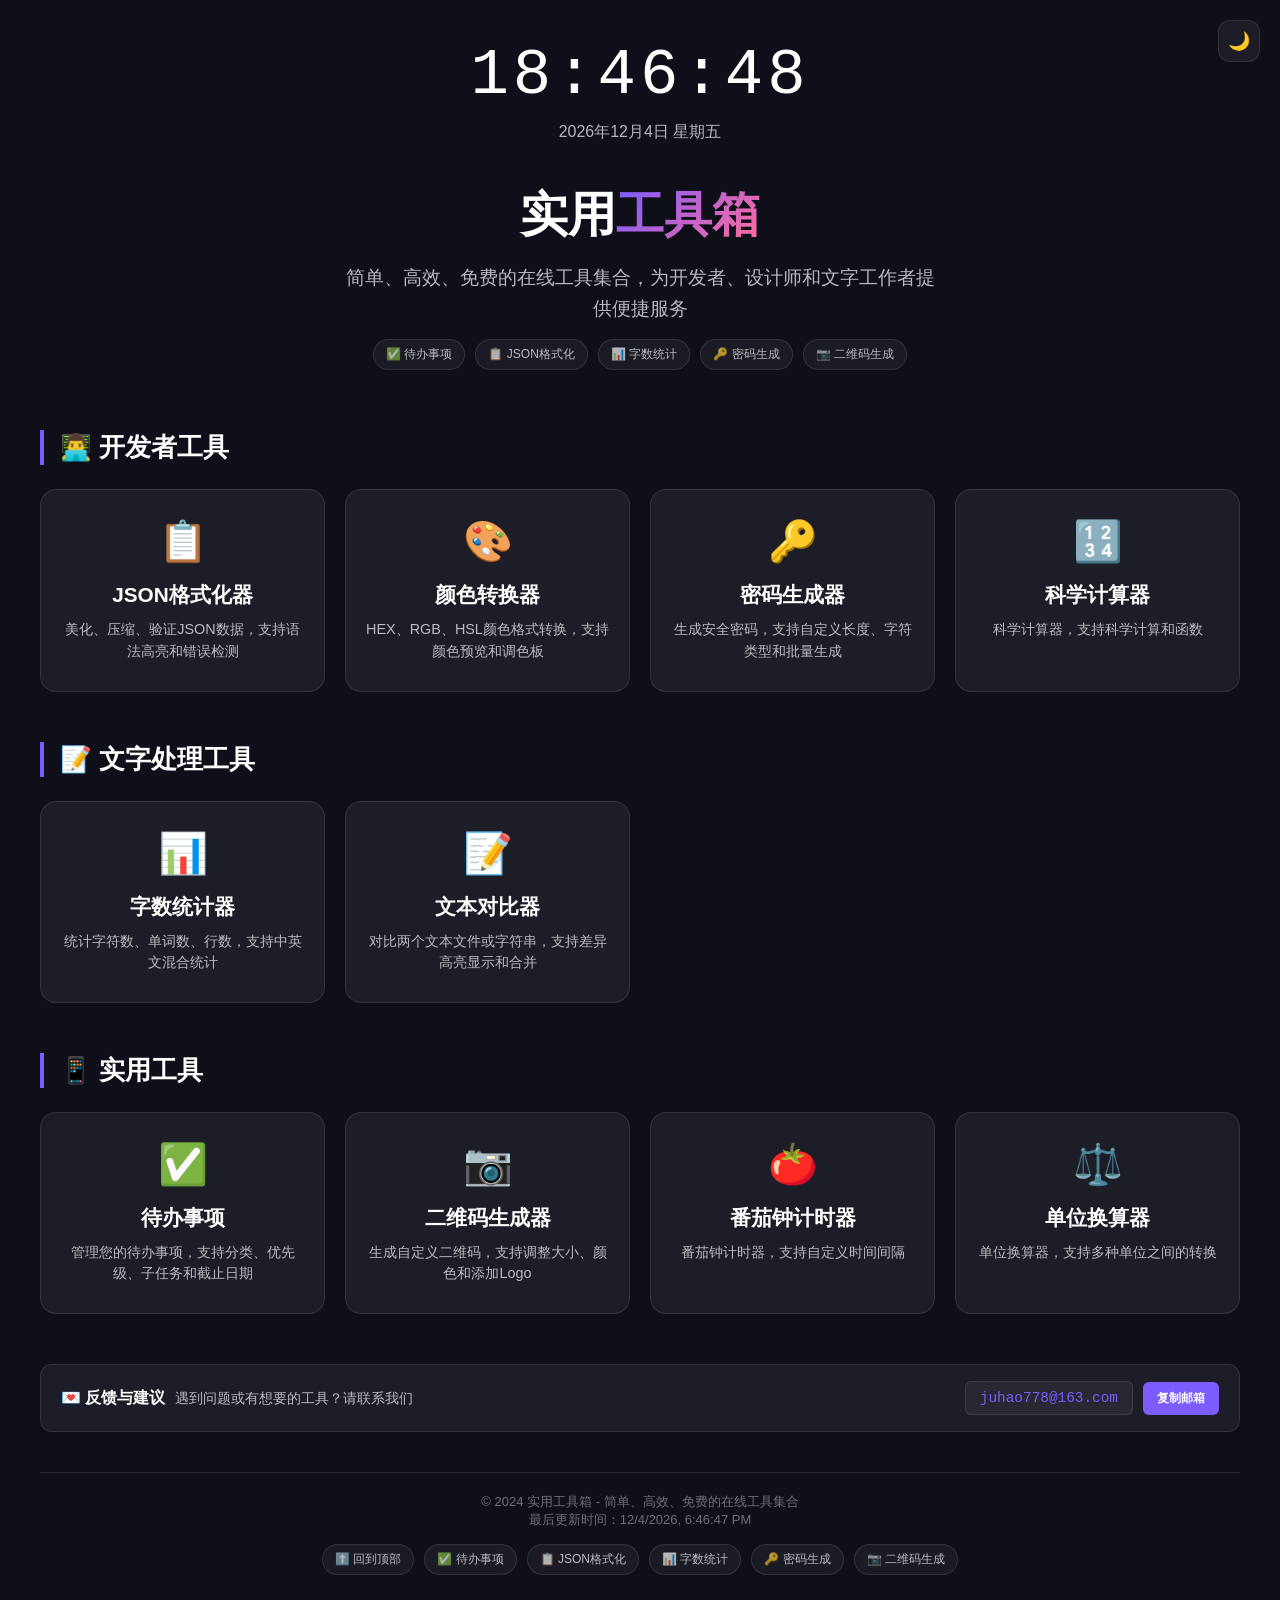
<file: index.html>
<!-- index.html - 工具网站主页 -->
<!DOCTYPE html>
<html lang="zh-CN">
<head>
    <meta charset="UTF-8">
    <meta name="viewport" content="width=device-width, initial-scale=1.0">
    <title>实用工具箱</title>
    <link rel="stylesheet" href="css/base.css">
    <style>
        * {
            margin: 0;
            padding: 0;
            box-sizing: border-box;
        }

        :root {
            --bg-primary: #0f0f1a;
            --bg-secondary: rgba(255,255,255,0.05);
            --bg-card: rgba(255,255,255,0.06);
            --border: rgba(255,255,255,0.1);
            --text-primary: #fff;
            --text-secondary: rgba(255,255,255,0.7);
            --text-muted: rgba(255,255,255,0.4);
            --accent: #7c5cff;
            --accent-light: rgba(124, 92, 255, 0.2);
            --success: #66bb6a;
            --warning: #ffa726;
            --danger: #ff6b6b;
        }

        :root.light {
            --bg-primary: #f0f2f5;
            --bg-secondary: rgba(0,0,0,0.04);
            --bg-card: rgba(255,255,255,0.95);
            --border: rgba(0,0,0,0.08);
            --text-primary: #1a1a2e;
            --text-secondary: rgba(0,0,0,0.65);
            --text-muted: rgba(0,0,0,0.35);
            --accent: #6c4cff;
            --accent-light: rgba(108, 76, 255, 0.1);
        }

        body {
            font-family: -apple-system, BlinkMacSystemFont, "Segoe UI", Roboto, "PingFang SC", "Microsoft YaHei", sans-serif;
            min-height: 100vh;
            background: var(--bg-primary);
            padding: 40px 20px;
            transition: background 0.3s;
        }
        
        .container {
            max-width: 1200px;
            margin: 0 auto;
        }
        
        /* 时钟样式 */
        .clock-section {
            text-align: center;
            margin-bottom: 40px;
        }
        
        .clock-time {
            font-family: "SF Mono", "JetBrains Mono", Consolas, monospace;
            font-size: 4rem;
            font-weight: 300;
            color: var(--text-primary);
            letter-spacing: 4px;
        }
        
        .clock-date {
            font-size: 16px;
            color: var(--text-secondary);
            margin-top: 10px;
        }
        
        /* 头部样式 */
        .header {
            text-align: center;
            margin-bottom: 60px;
        }
        
        .header h1 {
            font-size: 3rem;
            font-weight: 700;
            color: var(--text-primary);
            margin-bottom: 16px;
        }
        
        .header h1 span {
            background: linear-gradient(135deg, #7c5cff, #ff6b9d);
            -webkit-background-clip: text;
            -webkit-text-fill-color: transparent;
        }
        
        .header p {
            font-size: 1.2rem;
            color: var(--text-secondary);
            max-width: 600px;
            margin: 0 auto;
            line-height: 1.6;
        }
        
        /* 工具网格 */
        .tools-grid {
            display: grid;
            grid-template-columns: repeat(auto-fill, minmax(280px, 1fr));
            gap: 20px;
        }
        
        .tool-card {
            text-align: center;
            padding: 28px 20px;
            cursor: pointer;
            text-decoration: none;
            color: inherit;
            display: block;
            background: var(--bg-card);
            border: 1px solid var(--border);
            border-radius: 16px;
            transition: all 0.3s ease;
        }
        
        .tool-card:hover {
            transform: translateY(-5px);
            border-color: var(--accent);
            box-shadow: 0 10px 30px rgba(124, 92, 255, 0.2);
        }
        
        .tool-icon {
            font-size: 2.5rem;
            margin-bottom: 16px;
            display: block;
        }
        
        .tool-title {
            font-size: 1.3rem;
            font-weight: 600;
            color: var(--text-primary);
            margin-bottom: 10px;
        }
        
        .tool-description {
            font-size: 0.9rem;
            color: var(--text-secondary);
            line-height: 1.5;
        }
        
        .category-title {
            font-size: 1.6rem;
            font-weight: 600;
            color: var(--text-primary);
            margin: 50px 0 24px;
            padding-left: 16px;
            border-left: 4px solid var(--accent);
        }
        
        /* 主题切换按钮 */
        .theme-toggle {
            position: fixed;
            top: 20px;
            right: 20px;
            z-index: 100;
        }
        
        .tool-btn {
            width: 42px;
            height: 42px;
            border-radius: 12px;
            border: 1px solid var(--border);
            background: var(--bg-card);
            font-size: 18px;
            cursor: pointer;
            display: flex;
            align-items: center;
            justify-content: center;
            transition: transform 0.2s;
            color: var(--text-primary);
        }
        
        .tool-btn:hover {
            transform: scale(1.05);
        }
        
        /* 反馈部分 - 简洁设计 */
        .feedback-section {
            background: var(--bg-card);
            border: 1px solid var(--border);
            border-radius: 12px;
            padding: 16px 20px;
            margin-top: 50px;
            display: flex;
            justify-content: space-between;
            align-items: center;
            flex-wrap: wrap;
            gap: 15px;
        }
        
        .feedback-left {
            display: flex;
            align-items: center;
            gap: 10px;
        }
        
        .feedback-title {
            font-size: 1rem;
            font-weight: 600;
            color: var(--text-primary);
            display: flex;
            align-items: center;
            gap: 8px;
        }
        
        .feedback-description {
            font-size: 0.9rem;
            color: var(--text-secondary);
        }
        
        .feedback-right {
            display: flex;
            align-items: center;
            gap: 10px;
        }
        
        .email-address {
            font-family: "SF Mono", "JetBrains Mono", Consolas, monospace;
            font-size: 0.9rem;
            color: var(--accent);
            background: var(--bg-secondary);
            padding: 8px 14px;
            border-radius: 6px;
            border: 1px solid var(--border);
        }
        
        .copy-btn {
            padding: 8px 14px;
            background: var(--accent);
            border: none;
            border-radius: 6px;
            color: white;
            font-size: 12px;
            font-weight: 600;
            cursor: pointer;
            transition: all 0.2s;
        }
        
        .copy-btn:hover {
            background: #6c4cff;
            transform: translateY(-1px);
        }
        
        /* 页脚 */
        .footer {
            text-align: center;
            margin-top: 40px;
            padding-top: 20px;
            border-top: 1px solid var(--border);
            color: var(--text-muted);
            font-size: 13px;
        }
        
        /* 快速链接 */
        .quick-links {
            display: flex;
            justify-content: center;
            gap: 10px;
            margin-top: 15px;
            flex-wrap: wrap;
        }
        
        .quick-link {
            padding: 6px 12px;
            background: var(--bg-secondary);
            border: 1px solid var(--border);
            border-radius: 16px;
            color: var(--text-secondary);
            text-decoration: none;
            font-size: 12px;
            transition: all 0.2s;
        }
        
        .quick-link:hover {
            background: var(--accent-light);
            border-color: var(--accent);
            color: var(--accent);
        }
        
        /* 响应式设计 */
        @media (max-width: 768px) {
            body {
                padding: 20px 15px;
            }
            
            .clock-time {
                font-size: 2.5rem;
            }
            
            .header h1 {
                font-size: 2.2rem;
            }
            
            .header p {
                font-size: 1rem;
            }
            
            .tools-grid {
                grid-template-columns: 1fr;
            }
            
            .feedback-section {
                flex-direction: column;
                align-items: flex-start;
            }
            
            .feedback-left {
                flex-direction: column;
                align-items: flex-start;
                gap: 5px;
            }
            
            .feedback-right {
                width: 100%;
                justify-content: space-between;
            }
        }
        
        @media (max-width: 480px) {
            .clock-time {
                font-size: 2rem;
            }
            
            .header h1 {
                font-size: 1.8rem;
            }
            
            .category-title {
                font-size: 1.4rem;
            }
        }
    </style>
</head>
<body>
    <div class="theme-toggle">
        <button class="tool-btn" onclick="toggleTheme()" id="themeBtn" title="切换主题">🌙</button>
    </div>
    
    <div class="container">
        <!-- 时钟区域 -->
        <div class="clock-section">
            <div class="clock-time" id="clock">00:00:00</div>
            <div class="clock-date" id="clockDate"></div>
        </div>
        
        <header class="header">
            <h1>实用<span>工具箱</span></h1>
            <p>简单、高效、免费的在线工具集合，为开发者、设计师和文字工作者提供便捷服务</p>
            
            <!-- 快速链接 -->
            <div class="quick-links">
                <a href="tools/todo-list.html" class="quick-link">✅ 待办事项</a>
                <a href="tools/json-formatter.html" class="quick-link">📋 JSON格式化</a>
                <a href="tools/word-counter.html" class="quick-link">📊 字数统计</a>
                <a href="tools/password-generator.html" class="quick-link">🔑 密码生成</a>
                <a href="tools/qr-code-generator.html" class="quick-link">📷 二维码生成</a>
            </div>
        </header>
        
        <h2 class="category-title">👨‍💻 开发者工具</h2>
        <div class="tools-grid">
            <a href="tools/json-formatter.html" class="tool-card">
                <span class="tool-icon">📋</span>
                <h3 class="tool-title">JSON格式化器</h3>
                <p class="tool-description">美化、压缩、验证JSON数据，支持语法高亮和错误检测</p>
            </a>
            
            <a href="tools/color-converter.html" class="tool-card">
                <span class="tool-icon">🎨</span>
                <h3 class="tool-title">颜色转换器</h3>
                <p class="tool-description">HEX、RGB、HSL颜色格式转换，支持颜色预览和调色板</p>
            </a>
            
            <a href="tools/password-generator.html" class="tool-card">
                <span class="tool-icon">🔑</span>
                <h3 class="tool-title">密码生成器</h3>
                <p class="tool-description">生成安全密码，支持自定义长度、字符类型和批量生成</p>
            </a>

            <a href="tools/scientific-calculator.html" class="tool-card">
                <span class="tool-icon">🔢</span>
                <h3 class="tool-title">科学计算器</h3>
                <p class="tool-description">科学计算器，支持科学计算和函数</p>
            </a>
        </div>
        
        <h2 class="category-title">📝 文字处理工具</h2>
        <div class="tools-grid">
            <a href="tools/word-counter.html" class="tool-card">
                <span class="tool-icon">📊</span>
                <h3 class="tool-title">字数统计器</h3>
                <p class="tool-description">统计字符数、单词数、行数，支持中英文混合统计</p>
            </a>

            <a href="tools/text-compare.html" class="tool-card">
                <span class="tool-icon">📝</span>
                <h3 class="tool-title">文本对比器</h3>
                <p class="tool-description">对比两个文本文件或字符串，支持差异高亮显示和合并</p>
            </a>
        </div>
        
        <h2 class="category-title">📱 实用工具</h2>
        <div class="tools-grid">
            <a href="tools/todo-list.html" class="tool-card">
                <span class="tool-icon">✅</span>
                <h3 class="tool-title">待办事项</h3>
                <p class="tool-description">管理您的待办事项，支持分类、优先级、子任务和截止日期</p>
            </a>
            
            <a href="tools/qr-code-generator.html" class="tool-card">
                <span class="tool-icon">📷</span>
                <h3 class="tool-title">二维码生成器</h3>
                <p class="tool-description">生成自定义二维码，支持调整大小、颜色和添加Logo</p>
            </a>
            <a href="tools/pomodoro-with-tasks.html" class="tool-card">
                <span class="tool-icon">🍅 </span>
                <h3 class="tool-title">番茄钟计时器</h3>
                <p class="tool-description">番茄钟计时器，支持自定义时间间隔</p>
            </a>
            <a href="tools/unit-converter.html" class="tool-card">
                <span class="tool-icon">⚖️  </span>
                <h3 class="tool-title">单位换算器</h3>
                <p class="tool-description">单位换算器，支持多种单位之间的转换</p>
            </a>
        </div>
        
        <!-- 反馈部分 - 简洁设计 -->
        <div class="feedback-section">
            <div class="feedback-left">
                <div class="feedback-title">💌 反馈与建议</div>
                <div class="feedback-description">遇到问题或有想要的工具？请联系我们</div>
            </div>
            <div class="feedback-right">
                <div class="email-address">juhao778@163.com</div>
                <button class="copy-btn" onclick="copyEmail()">复制邮箱</button>
            </div>
        </div>
        
        <!-- 页脚 -->
        <div class="footer">
            <p>© 2024 实用工具箱 - 简单、高效、免费的在线工具集合</p>
            <p>最后更新时间：<span id="lastUpdate"></span></p>
            <div class="quick-links" style="margin-top: 15px;">
                <a href="#" class="quick-link" onclick="scrollToTop()">⬆️ 回到顶部</a>
                <a href="tools/todo-list.html" class="quick-link">✅ 待办事项</a>
                <a href="tools/json-formatter.html" class="quick-link">📋 JSON格式化</a>
                <a href="tools/word-counter.html" class="quick-link">📊 字数统计</a>
                <a href="tools/password-generator.html" class="quick-link">🔑 密码生成</a>
                <a href="tools/qr-code-generator.html" class="quick-link">📷 二维码生成</a>
            </div>
        </div>
    </div>
    
    <script>
        // 时钟功能
        function updateClock() {
            const now = new Date();
            const h = String(now.getHours()).padStart(2, '0');
            const m = String(now.getMinutes()).padStart(2, '0');
            const s = String(now.getSeconds()).padStart(2, '0');
            document.getElementById('clock').textContent = `${h}:${m}:${s}`;
            
            const weekDays = ['星期日', '星期一', '星期二', '星期三', '星期四', '星期五', '星期六'];
            const y = now.getFullYear();
            const mo = now.getMonth() + 1;
            const d = now.getDate();
            document.getElementById('clockDate').textContent = `${y}年${mo}月${d}日 ${weekDays[now.getDay()]}`;
        }
        
        // 主题切换功能
        let isDark = true;
        
        function setTheme(light) {
            isDark = !light;
            document.documentElement.classList.toggle('light', light);
            const themeBtn = document.getElementById('themeBtn');
            if (themeBtn) {
                themeBtn.textContent = light ? '☀️' : '🌙';
                themeBtn.title = light ? '切换到深色模式' : '切换到浅色模式';
            }
            localStorage.setItem('theme', light ? 'light' : 'dark');
        }
        
        function toggleTheme() {
            setTheme(isDark);
        }
        
        // 初始化主题
        const savedTheme = localStorage.getItem('theme');
        if (savedTheme === 'light') setTheme(true);
        
        // 复制邮箱地址
        function copyEmail() {
            const email = 'juhao778@163.com';
            navigator.clipboard.writeText(email).then(() => {
                const btn = document.querySelector('.copy-btn');
                const originalText = btn.textContent;
                btn.textContent = '✅ 已复制';
                setTimeout(() => {
                    btn.textContent = originalText;
                }, 2000);
            }).catch(err => {
                // 备用方案：使用传统方法
                const textArea = document.createElement('textarea');
                textArea.value = email;
                document.body.appendChild(textArea);
                textArea.select();
                document.execCommand('copy');
                document.body.removeChild(textArea);
                
                const btn = document.querySelector('.copy-btn');
                const originalText = btn.textContent;
                btn.textContent = '✅ 已复制';
                setTimeout(() => {
                    btn.textContent = originalText;
                }, 2000);
            });
        }
        
        // 回到顶部
        function scrollToTop() {
            window.scrollTo({
                top: 0,
                behavior: 'smooth'
            });
        }
        
        // 页面加载完成后初始化
        document.addEventListener('DOMContentLoaded', function() {
            // 初始化时钟
            updateClock();
            setInterval(updateClock, 1000);
            
            // 设置最后更新时间
            const lastUpdate = new Date().toLocaleString();
            document.getElementById('lastUpdate').textContent = lastUpdate;
            
            // 绑定键盘快捷键
            document.addEventListener('keydown', function(e) {
                // Ctrl+Shift+T 切换主题
                if ((e.ctrlKey || e.metaKey) && e.shiftKey && e.key === 'T') {
                    e.preventDefault();
                    toggleTheme();
                }
            });
        });
    </script>
</body>
</html>
</file>
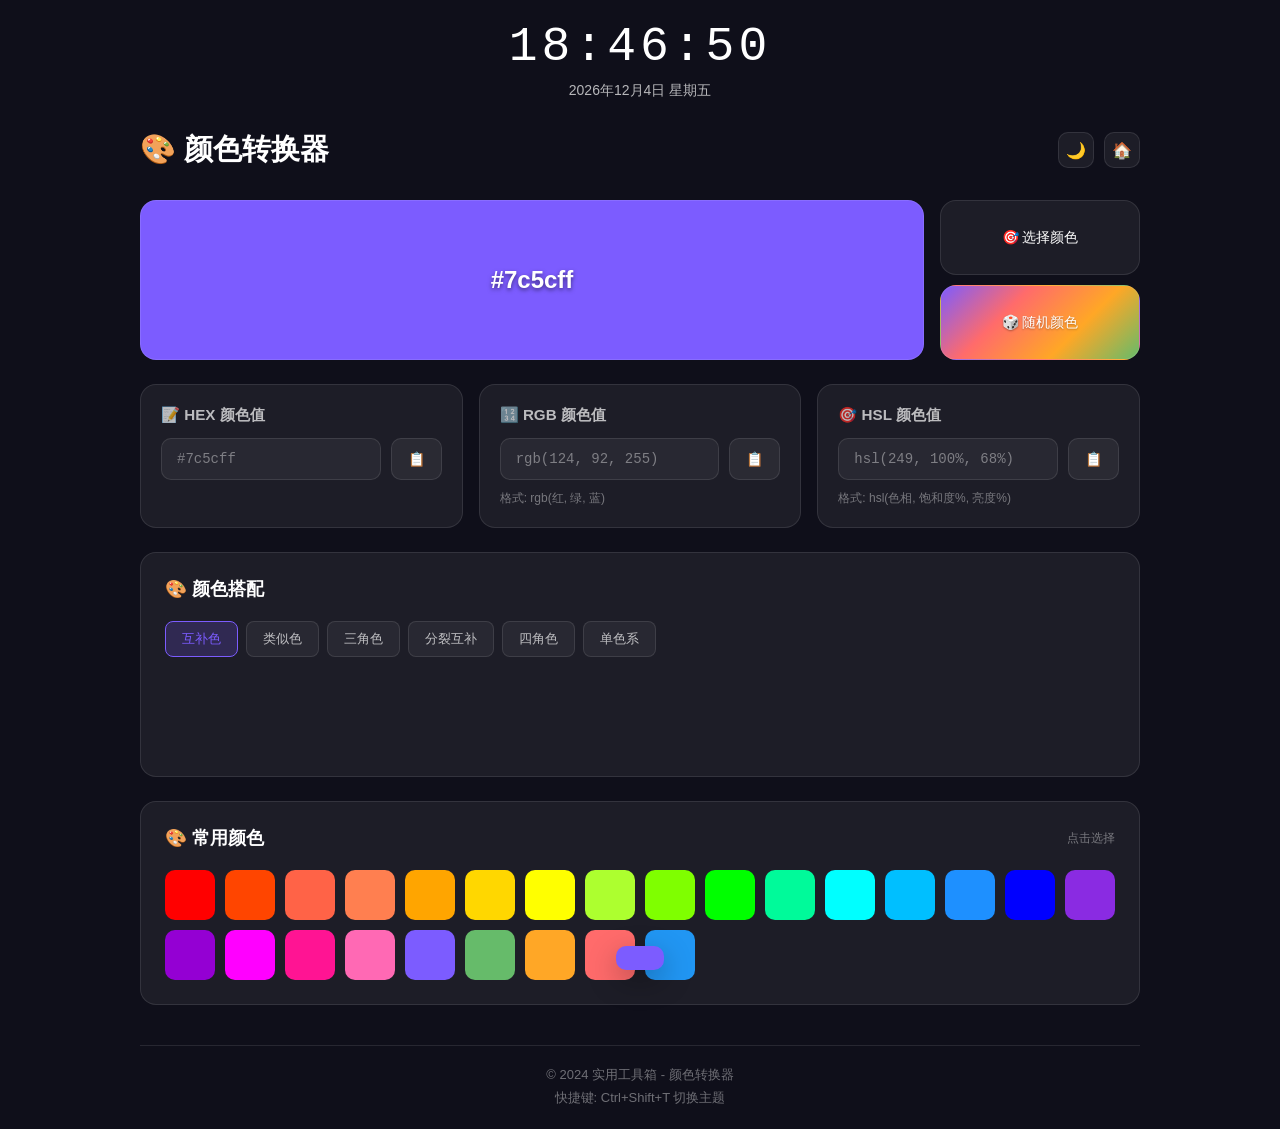
<file: tools/color-converter.html>
<!-- tools/color-converter.html -->
<!DOCTYPE html>
<html lang="zh-CN">
<head>
    <meta charset="UTF-8">
    <meta name="viewport" content="width=device-width, initial-scale=1.0">
    <title>颜色转换器 - 实用工具箱</title>
    <link rel="stylesheet" href="../css/base.css">
    <style>
        * {
            margin: 0;
            padding: 0;
            box-sizing: border-box;
        }

        :root {
            --bg-primary: #0f0f1a;
            --bg-secondary: rgba(255,255,255,0.05);
            --bg-card: rgba(255,255,255,0.06);
            --border: rgba(255,255,255,0.1);
            --text-primary: #fff;
            --text-secondary: rgba(255,255,255,0.7);
            --text-muted: rgba(255,255,255,0.4);
            --accent: #7c5cff;
            --accent-light: rgba(124, 92, 255, 0.2);
            --success: #66bb6a;
            --warning: #ffa726;
            --danger: #ff6b6b;
        }

        :root.light {
            --bg-primary: #f0f2f5;
            --bg-secondary: rgba(0,0,0,0.04);
            --bg-card: rgba(255,255,255,0.95);
            --border: rgba(0,0,0,0.08);
            --text-primary: #1a1a2e;
            --text-secondary: rgba(0,0,0,0.65);
            --text-muted: rgba(0,0,0,0.35);
            --accent: #6c4cff;
            --accent-light: rgba(108, 76, 255, 0.1);
        }

        body {
            font-family: -apple-system, BlinkMacSystemFont, "Segoe UI", Roboto, "PingFang SC", "Microsoft YaHei", sans-serif;
            min-height: 100vh;
            background: var(--bg-primary);
            padding: 20px;
            transition: background 0.3s;
        }
        
        .container {
            max-width: 1000px;
            margin: 0 auto;
        }
        
        /* 时钟区域 */
        .clock-section {
            text-align: center;
            margin-bottom: 30px;
        }
        
        .clock-time {
            font-family: "SF Mono", "JetBrains Mono", Consolas, monospace;
            font-size: 3rem;
            font-weight: 300;
            color: var(--text-primary);
            letter-spacing: 4px;
        }
        
        .clock-date {
            font-size: 14px;
            color: var(--text-secondary);
            margin-top: 8px;
        }
        
        /* 头部 */
        .header {
            display: flex;
            justify-content: space-between;
            align-items: center;
            margin-bottom: 30px;
        }
        
        .header h1 {
            font-size: 1.8rem;
            font-weight: 700;
            color: var(--text-primary);
        }
        
        .header-actions {
            display: flex;
            gap: 10px;
        }
        
        .tool-btn {
            width: 36px;
            height: 36px;
            border-radius: 10px;
            border: 1px solid var(--border);
            background: var(--bg-card);
            color: var(--text-primary);
            font-size: 16px;
            cursor: pointer;
            display: flex;
            align-items: center;
            justify-content: center;
            transition: all 0.2s;
            text-decoration: none;
        }
        
        .tool-btn:hover {
            border-color: var(--accent);
            transform: translateY(-1px);
        }
        
        /* 颜色预览区域 */
        .preview-section {
            display: grid;
            grid-template-columns: 1fr 200px;
            gap: 16px;
            margin-bottom: 24px;
        }
        
        .color-preview {
            width: 100%;
            height: 160px;
            border-radius: 16px;
            border: 1px solid var(--border);
            display: flex;
            align-items: center;
            justify-content: center;
            transition: all 0.3s;
        }
        
        .preview-text {
            font-size: 1.5rem;
            font-weight: 600;
            color: white;
            text-shadow: 0 2px 4px rgba(0,0,0,0.5);
        }
        
        .preview-actions {
            display: flex;
            flex-direction: column;
            gap: 10px;
        }
        
        .action-card {
            flex: 1;
            background: var(--bg-card);
            border: 1px solid var(--border);
            border-radius: 16px;
            display: flex;
            align-items: center;
            justify-content: center;
            cursor: pointer;
            transition: all 0.2s;
            font-size: 14px;
            font-weight: 500;
            color: var(--text-primary);
        }
        
        .action-card:hover {
            border-color: var(--accent);
            background: var(--accent-light);
            transform: translateY(-1px);
        }
        
        .color-picker-card {
            position: relative;
            overflow: hidden;
        }
        
        .color-picker-card input[type="color"] {
            position: absolute;
            width: 100%;
            height: 100%;
            opacity: 0;
            cursor: pointer;
        }
        
        .random-card {
            background: linear-gradient(135deg, #7c5cff, #ff6b6b, #ffa726, #66bb6a);
            color: white;
            text-shadow: 0 1px 2px rgba(0,0,0,0.3);
        }
        
        /* 颜色输入区 */
        .color-inputs {
            display: grid;
            grid-template-columns: repeat(3, 1fr);
            gap: 16px;
            margin-bottom: 24px;
        }
        
        .input-group {
            background: var(--bg-card);
            border: 1px solid var(--border);
            border-radius: 16px;
            padding: 20px;
        }
        
        .input-label {
            display: flex;
            align-items: center;
            gap: 8px;
            margin-bottom: 12px;
            color: var(--text-secondary);
            font-weight: 600;
            font-size: 0.95rem;
        }
        
        .input-row {
            display: flex;
            gap: 10px;
        }
        
        .color-input {
            flex: 1;
            padding: 12px 15px;
            background: var(--bg-secondary);
            border: 1px solid var(--border);
            border-radius: 10px;
            color: var(--text-primary);
            font-size: 14px;
            font-family: "SF Mono", "JetBrains Mono", Consolas, monospace;
            outline: none;
            transition: border-color 0.2s;
        }
        
        .color-input:focus {
            border-color: var(--accent);
        }
        
        .color-input::placeholder {
            color: var(--text-muted);
        }
        
        .copy-btn {
            padding: 12px 16px;
            border-radius: 10px;
            border: 1px solid var(--border);
            background: var(--bg-card);
            color: var(--text-primary);
            font-size: 14px;
            cursor: pointer;
            transition: all 0.2s;
            white-space: nowrap;
            display: flex;
            align-items: center;
            gap: 6px;
        }
        
        .copy-btn:hover {
            border-color: var(--accent);
            background: var(--accent-light);
        }
        
        .copy-btn.copied {
            border-color: var(--success);
            background: rgba(102, 187, 106, 0.2);
            color: var(--success);
        }
        
        .input-hint {
            margin-top: 10px;
            color: var(--text-muted);
            font-size: 12px;
        }
        
        /* 颜色搭配区域 */
        .harmony-section {
            background: var(--bg-card);
            border: 1px solid var(--border);
            border-radius: 16px;
            padding: 24px;
            margin-bottom: 24px;
        }
        
        .harmony-header {
            display: flex;
            justify-content: space-between;
            align-items: center;
            margin-bottom: 20px;
        }
        
        .harmony-title {
            font-size: 1.1rem;
            font-weight: 600;
            color: var(--text-primary);
            display: flex;
            align-items: center;
            gap: 8px;
        }
        
        .harmony-tabs {
            display: flex;
            gap: 8px;
            flex-wrap: wrap;
        }
        
        .harmony-tab {
            padding: 8px 16px;
            border-radius: 8px;
            border: 1px solid var(--border);
            background: var(--bg-secondary);
            color: var(--text-secondary);
            font-size: 13px;
            cursor: pointer;
            transition: all 0.2s;
        }
        
        .harmony-tab:hover {
            border-color: var(--accent);
        }
        
        .harmony-tab.active {
            border-color: var(--accent);
            background: var(--accent-light);
            color: var(--accent);
        }
        
        .harmony-preview {
            display: flex;
            border-radius: 12px;
            overflow: hidden;
            height: 80px;
            margin-bottom: 15px;
        }
        
        .harmony-color {
            flex: 1;
            display: flex;
            align-items: center;
            justify-content: center;
            font-size: 12px;
            font-weight: 600;
            color: white;
            text-shadow: 0 1px 2px rgba(0,0,0,0.5);
            cursor: pointer;
            transition: all 0.2s;
            position: relative;
        }
        
        .harmony-color:hover {
            flex: 1.2;
        }
        
        .harmony-color::after {
            content: '点击使用';
            position: absolute;
            bottom: 5px;
            font-size: 10px;
            opacity: 0;
            transition: opacity 0.2s;
        }
        
        .harmony-color:hover::after {
            opacity: 1;
        }
        
        .harmony-info {
            display: grid;
            grid-template-columns: repeat(auto-fit, minmax(120px, 1fr));
            gap: 10px;
        }
        
        .harmony-item {
            background: var(--bg-secondary);
            border-radius: 8px;
            padding: 10px;
            text-align: center;
            cursor: pointer;
            transition: all 0.2s;
        }
        
        .harmony-item:hover {
            background: var(--accent-light);
        }
        
        .harmony-item-color {
            width: 30px;
            height: 30px;
            border-radius: 6px;
            margin: 0 auto 8px;
            border: 1px solid var(--border);
        }
        
        .harmony-item-hex {
            font-size: 12px;
            font-family: monospace;
            color: var(--text-primary);
        }
        
        .harmony-item-name {
            font-size: 11px;
            color: var(--text-muted);
            margin-top: 4px;
        }
        
        /* 预设颜色 */
        .presets-section {
            background: var(--bg-card);
            border: 1px solid var(--border);
            border-radius: 16px;
            padding: 24px;
            margin-bottom: 24px;
        }
        
        .presets-header {
            display: flex;
            justify-content: space-between;
            align-items: center;
            margin-bottom: 20px;
        }
        
        .presets-title {
            font-size: 1.1rem;
            font-weight: 600;
            color: var(--text-primary);
            display: flex;
            align-items: center;
            gap: 8px;
        }
        
        .preset-grid {
            display: grid;
            grid-template-columns: repeat(auto-fill, minmax(50px, 1fr));
            gap: 10px;
        }
        
        .preset-color {
            width: 100%;
            aspect-ratio: 1;
            border-radius: 10px;
            cursor: pointer;
            border: 2px solid transparent;
            transition: all 0.2s;
        }
        
        .preset-color:hover {
            transform: scale(1.1);
            border-color: var(--accent);
            box-shadow: 0 4px 12px rgba(0,0,0,0.3);
        }
        
        /* 提示消息 */
        .toast {
            position: fixed;
            bottom: 30px;
            left: 50%;
            transform: translateX(-50%) translateY(100px);
            background: var(--accent);
            color: white;
            padding: 12px 24px;
            border-radius: 10px;
            font-size: 14px;
            font-weight: 500;
            box-shadow: 0 10px 30px rgba(0,0,0,0.3);
            transition: transform 0.3s ease;
            z-index: 1000;
        }
        
        .toast.show {
            transform: translateX(-50%) translateY(0);
        }
        
        /* 页脚 */
        .footer {
            text-align: center;
            margin-top: 40px;
            padding-top: 20px;
            border-top: 1px solid var(--border);
            color: var(--text-muted);
            font-size: 13px;
        }
        
        /* 响应式 */
        @media (max-width: 768px) {
            body {
                padding: 15px;
            }
            
            .clock-time {
                font-size: 2rem;
            }
            
            .header h1 {
                font-size: 1.4rem;
            }
            
            .preview-section {
                grid-template-columns: 1fr;
            }
            
            .preview-actions {
                flex-direction: row;
            }
            
            .color-inputs {
                grid-template-columns: 1fr;
            }
            
            .harmony-tabs {
                overflow-x: auto;
                flex-wrap: nowrap;
                padding-bottom: 5px;
            }
            
            .harmony-tab {
                white-space: nowrap;
            }
            
            .preset-grid {
                grid-template-columns: repeat(auto-fill, minmax(45px, 1fr));
            }
        }
        
        @media (max-width: 480px) {
            .clock-time {
                font-size: 1.8rem;
            }
            
            .input-row {
                flex-direction: column;
            }
        }
    </style>
</head>
<body>
    <div class="container">
        <!-- 时钟区域 -->
        <div class="clock-section">
            <div class="clock-time" id="clock">00:00:00</div>
            <div class="clock-date" id="clockDate"></div>
        </div>
        
        <!-- 头部 -->
        <div class="header">
            <h1>🎨 颜色转换器</h1>
            <div class="header-actions">
                <button class="tool-btn" onclick="toggleTheme()" id="themeBtn" title="切换主题">🌙</button>
                <a href="../index.html" class="tool-btn" title="返回首页">🏠</a>
            </div>
        </div>
        
        <!-- 颜色预览 + 操作区 -->
        <div class="preview-section">
            <div class="color-preview" id="colorPreview" style="background-color: #7c5cff;">
                <span class="preview-text" id="previewText">#7c5cff</span>
            </div>
            <div class="preview-actions">
                <div class="action-card color-picker-card">
                    🎯 选择颜色
                    <input type="color" id="colorPicker" value="#7c5cff" oninput="updateFromPicker()">
                </div>
                <div class="action-card random-card" onclick="randomColor()">
                    🎲 随机颜色
                </div>
            </div>
        </div>
        
        <!-- 颜色输入区 -->
        <div class="color-inputs">
            <!-- HEX 输入 -->
            <div class="input-group">
                <label class="input-label">📝 HEX 颜色值</label>
                <div class="input-row">
                    <input type="text" class="color-input" id="hexInput" placeholder="#7c5cff" oninput="updateFromHex()">
                    <button class="copy-btn" onclick="copyColor('hex')">📋</button>
                </div>
            </div>
            
            <!-- RGB 输入 -->
            <div class="input-group">
                <label class="input-label">🔢 RGB 颜色值</label>
                <div class="input-row">
                    <input type="text" class="color-input" id="rgbInput" placeholder="rgb(124, 92, 255)" oninput="updateFromRgb()">
                    <button class="copy-btn" onclick="copyColor('rgb')">📋</button>
                </div>
                <div class="input-hint">格式: rgb(红, 绿, 蓝)</div>
            </div>
            
            <!-- HSL 输入 -->
            <div class="input-group">
                <label class="input-label">🎯 HSL 颜色值</label>
                <div class="input-row">
                    <input type="text" class="color-input" id="hslInput" placeholder="hsl(249, 100%, 68%)" oninput="updateFromHsl()">
                    <button class="copy-btn" onclick="copyColor('hsl')">📋</button>
                </div>
                <div class="input-hint">格式: hsl(色相, 饱和度%, 亮度%)</div>
            </div>
        </div>
        
        <!-- 颜色搭配 -->
        <div class="harmony-section">
            <div class="harmony-header">
                <div class="harmony-title">🎨 颜色搭配</div>
            </div>
            <div class="harmony-tabs">
                <button class="harmony-tab active" onclick="setHarmony('complementary')">互补色</button>
                <button class="harmony-tab" onclick="setHarmony('analogous')">类似色</button>
                <button class="harmony-tab" onclick="setHarmony('triadic')">三角色</button>
                <button class="harmony-tab" onclick="setHarmony('split')">分裂互补</button>
                <button class="harmony-tab" onclick="setHarmony('tetradic')">四角色</button>
                <button class="harmony-tab" onclick="setHarmony('monochromatic')">单色系</button>
            </div>
            <div class="harmony-preview" id="harmonyPreview"></div>
            <div class="harmony-info" id="harmonyInfo"></div>
        </div>
        
        <!-- 预设颜色 -->
        <div class="presets-section">
            <div class="presets-header">
                <div class="presets-title">🎨 常用颜色</div>
                <div style="font-size: 12px; color: var(--text-muted);">点击选择</div>
            </div>
            <div class="preset-grid" id="presetGrid"></div>
        </div>
        
        <!-- 页脚 -->
        <div class="footer">
            <p>© 2024 实用工具箱 - 颜色转换器</p>
            <p style="margin-top: 5px;">快捷键: Ctrl+Shift+T 切换主题</p>
        </div>
    </div>
    
    <!-- 提示消息 -->
    <div class="toast" id="toast"></div>
    
    <script>
        // 预设颜色
        const presetColors = [
            '#FF0000', '#FF4500', '#FF6347', '#FF7F50', '#FFA500',
            '#FFD700', '#FFFF00', '#ADFF2F', '#7FFF00', '#00FF00',
            '#00FA9A', '#00FFFF', '#00BFFF', '#1E90FF', '#0000FF',
            '#8A2BE2', '#9400D3', '#FF00FF', '#FF1493', '#FF69B4',
            '#7c5cff', '#66bb6a', '#ffa726', '#ff6b6b', '#2196F3'
        ];
        
        let currentColor = {
            hex: '#7c5cff',
            r: 124,
            g: 92,
            b: 255,
            h: 249,
            s: 100,
            l: 68
        };
        
        let currentHarmony = 'complementary';
        
        // 时钟功能
        function updateClock() {
            const now = new Date();
            const h = String(now.getHours()).padStart(2, '0');
            const m = String(now.getMinutes()).padStart(2, '0');
            const s = String(now.getSeconds()).padStart(2, '0');
            document.getElementById('clock').textContent = `${h}:${m}:${s}`;
            
            const weekDays = ['星期日', '星期一', '星期二', '星期三', '星期四', '星期五', '星期六'];
            const y = now.getFullYear();
            const mo = now.getMonth() + 1;
            const d = now.getDate();
            document.getElementById('clockDate').textContent = `${y}年${mo}月${d}日 ${weekDays[now.getDay()]}`;
        }
        
        // 初始化预设颜色
        function initPresets() {
            const grid = document.getElementById('presetGrid');
            grid.innerHTML = presetColors.map(color => 
                `<div class="preset-color" style="background-color: ${color}" 
                      onclick="selectPreset('${color}')" title="${color}"></div>`
            ).join('');
        }
        
        // 选择预设颜色
        function selectPreset(hex) {
            document.getElementById('hexInput').value = hex;
            updateFromHex();
            showToast('✅ 已选择颜色: ' + hex);
        }
        
        // 从HEX更新
        function updateFromHex() {
            let hex = document.getElementById('hexInput').value.trim();
            
            if (hex && !hex.startsWith('#')) {
                hex = '#' + hex;
            }
            
            if (/^#[0-9A-Fa-f]{6}$/.test(hex)) {
                currentColor.hex = hex;
                const rgb = hexToRgb(hex);
                currentColor.r = rgb.r;
                currentColor.g = rgb.g;
                currentColor.b = rgb.b;
                
                const hsl = rgbToHsl(rgb.r, rgb.g, rgb.b);
                currentColor.h = hsl.h;
                currentColor.s = hsl.s;
                currentColor.l = hsl.l;
                
                updateAllInputs();
                updatePreview();
                updateHarmony();
                document.getElementById('colorPicker').value = hex;
            }
        }
        
        // 从RGB更新
        function updateFromRgb() {
            const rgbStr = document.getElementById('rgbInput').value.trim();
            const rgbMatch = rgbStr.match(/rgba?\((\d{1,3}),\s*(\d{1,3}),\s*(\d{1,3})/);
            
            if (rgbMatch) {
                const r = parseInt(rgbMatch[1]);
                const g = parseInt(rgbMatch[2]);
                const b = parseInt(rgbMatch[3]);
                
                if (r <= 255 && g <= 255 && b <= 255) {
                    currentColor.r = r;
                    currentColor.g = g;
                    currentColor.b = b;
                    
                    const hex = rgbToHex(r, g, b);
                    currentColor.hex = hex;
                    
                    const hsl = rgbToHsl(r, g, b);
                    currentColor.h = hsl.h;
                    currentColor.s = hsl.s;
                    currentColor.l = hsl.l;
                    
                    updateAllInputs();
                    updatePreview();
                    updateHarmony();
                    document.getElementById('colorPicker').value = hex;
                }
            }
        }
        
        // 从HSL更新
        function updateFromHsl() {
            const hslStr = document.getElementById('hslInput').value.trim();
            const hslMatch = hslStr.match(/hsl\((\d{1,3}),\s*(\d{1,3})%,\s*(\d{1,3})%\)/);
            
            if (hslMatch) {
                const h = parseInt(hslMatch[1]);
                const s = parseInt(hslMatch[2]);
                const l = parseInt(hslMatch[3]);
                
                if (h <= 360 && s <= 100 && l <= 100) {
                    currentColor.h = h;
                    currentColor.s = s;
                    currentColor.l = l;
                    
                    const rgb = hslToRgb(h, s, l);
                    currentColor.r = rgb.r;
                    currentColor.g = rgb.g;
                    currentColor.b = rgb.b;
                    
                    const hex = rgbToHex(rgb.r, rgb.g, rgb.b);
                    currentColor.hex = hex;
                    
                    updateAllInputs();
                    updatePreview();
                    updateHarmony();
                    document.getElementById('colorPicker').value = hex;
                }
            }
        }
        
        // 从颜色选择器更新
        function updateFromPicker() {
            const hex = document.getElementById('colorPicker').value;
            document.getElementById('hexInput').value = hex;
            updateFromHex();
        }
        
        // 更新所有输入框
        function updateAllInputs() {
            document.getElementById('hexInput').value = currentColor.hex;
            document.getElementById('rgbInput').value = `rgb(${currentColor.r}, ${currentColor.g}, ${currentColor.b})`;
            document.getElementById('hslInput').value = `hsl(${currentColor.h}, ${currentColor.s}%, ${currentColor.l}%)`;
        }
        
        // 更新预览
        function updatePreview() {
            const preview = document.getElementById('colorPreview');
            const previewText = document.getElementById('previewText');
            
            preview.style.backgroundColor = currentColor.hex;
            previewText.textContent = currentColor.hex;
            
            const brightness = (currentColor.r * 299 + currentColor.g * 587 + currentColor.b * 114) / 1000;
            previewText.style.color = brightness > 128 ? '#000000' : '#ffffff';
        }
        
        // 设置搭配方案
        function setHarmony(type) {
            currentHarmony = type;
            
            // 更新标签状态
            document.querySelectorAll('.harmony-tab').forEach(tab => {
                tab.classList.remove('active');
            });
            event.target.classList.add('active');
            
            updateHarmony();
        }
        
        // 更新颜色搭配
        function updateHarmony() {
            const colors = getHarmonyColors(currentColor.h, currentColor.s, currentColor.l, currentHarmony);
            
            // 更新预览条
            const preview = document.getElementById('harmonyPreview');
            preview.innerHTML = colors.map(c => {
                const hex = hslToHex(c.h, c.s, c.l);
                return `<div class="harmony-color" style="background-color: ${hex}" 
                            onclick="selectHarmonyColor('${hex}')"
                            title="${hex}">${hex}</div>`;
            }).join('');
            
            // 更新信息
            const info = document.getElementById('harmonyInfo');
            const names = getHarmonyNames(currentHarmony);
            info.innerHTML = colors.map((c, i) => {
                const hex = hslToHex(c.h, c.s, c.l);
                return `<div class="harmony-item" onclick="selectHarmonyColor('${hex}')">
                    <div class="harmony-item-color" style="background-color: ${hex}"></div>
                    <div class="harmony-item-hex">${hex}</div>
                    <div class="harmony-item-name">${names[i] || ''}</div>
                </div>`;
            }).join('');
        }
        
        // 获取搭配颜色
        function getHarmonyColors(h, s, l, type) {
            const colors = [{ h, s, l }];
            
            switch (type) {
                case 'complementary':
                    colors.push({ h: (h + 180) % 360, s, l });
                    break;
                    
                case 'analogous':
                    colors.push({ h: (h + 30) % 360, s, l });
                    colors.push({ h: (h + 60) % 360, s, l });
                    colors.push({ h: (h - 30 + 360) % 360, s, l });
                    colors.push({ h: (h - 60 + 360) % 360, s, l });
                    break;
                    
                case 'triadic':
                    colors.push({ h: (h + 120) % 360, s, l });
                    colors.push({ h: (h + 240) % 360, s, l });
                    break;
                    
                case 'split':
                    colors.push({ h: (h + 150) % 360, s, l });
                    colors.push({ h: (h + 210) % 360, s, l });
                    break;
                    
                case 'tetradic':
                    colors.push({ h: (h + 90) % 360, s, l });
                    colors.push({ h: (h + 180) % 360, s, l });
                    colors.push({ h: (h + 270) % 360, s, l });
                    break;
                    
                case 'monochromatic':
                    colors.push({ h, s, l: Math.min(l + 20, 100) });
                    colors.push({ h, s, l: Math.min(l + 40, 100) });
                    colors.push({ h, s, l: Math.max(l - 20, 0) });
                    colors.push({ h, s, l: Math.max(l - 40, 0) });
                    break;
            }
            
            return colors;
        }
        
        // 获取搭配名称
        function getHarmonyNames(type) {
            switch (type) {
                case 'complementary': return ['主色', '互补色'];
                case 'analogous': return ['主色', '类似色1', '类似色2', '类似色3', '类似色4'];
                case 'triadic': return ['主色', '三角1', '三角2'];
                case 'split': return ['主色', '分裂1', '分裂2'];
                case 'tetradic': return ['主色', '四方1', '四方2', '四方3'];
                case 'monochromatic': return ['主色', '亮色1', '亮色2', '暗色1', '暗色2'];
                default: return [];
            }
        }
        
        // 选择搭配颜色
        function selectHarmonyColor(hex) {
            document.getElementById('hexInput').value = hex;
            updateFromHex();
            showToast('✅ 已选择: ' + hex);
        }
        
        // 随机颜色
        function randomColor() {
            const hex = '#' + Math.floor(Math.random() * 16777215).toString(16).padStart(6, '0');
            document.getElementById('hexInput').value = hex;
            updateFromHex();
            showToast('🎲 随机颜色: ' + hex);
        }
        
        // 复制颜色值
        function copyColor(format) {
            let value;
            switch (format) {
                case 'hex': value = currentColor.hex; break;
                case 'rgb': value = `rgb(${currentColor.r}, ${currentColor.g}, ${currentColor.b})`; break;
                case 'hsl': value = `hsl(${currentColor.h}, ${currentColor.s}%, ${currentColor.l}%)`; break;
            }
            
            navigator.clipboard.writeText(value).then(() => {
                showCopySuccess();
                showToast('✅ 已复制: ' + value);
            }).catch(() => {
                const textArea = document.createElement('textarea');
                textArea.value = value;
                document.body.appendChild(textArea);
                textArea.select();
                document.execCommand('copy');
                document.body.removeChild(textArea);
                showCopySuccess();
                showToast('✅ 已复制: ' + value);
            });
            
            function showCopySuccess() {
                const btn = event.target.closest('.copy-btn');
                btn.classList.add('copied');
                btn.innerHTML = '✅';
                setTimeout(() => {
                    btn.classList.remove('copied');
                    btn.innerHTML = '📋';
                }, 1500);
            }
        }
        
        // HSL 转 HEX
        function hslToHex(h, s, l) {
            const rgb = hslToRgb(h, s, l);
            return rgbToHex(rgb.r, rgb.g, rgb.b);
        }
        
        // 显示提示消息
        function showToast(message) {
            const toast = document.getElementById('toast');
            toast.textContent = message;
            toast.classList.add('show');
            
            setTimeout(() => {
                toast.classList.remove('show');
            }, 2500);
        }
        
        // 颜色转换函数
        function hexToRgb(hex) {
            const result = /^#?([a-f\d]{2})([a-f\d]{2})([a-f\d]{2})$/i.exec(hex);
            return result ? {
                r: parseInt(result[1], 16),
                g: parseInt(result[2], 16),
                b: parseInt(result[3], 16)
            } : null;
        }
        
        function rgbToHex(r, g, b) {
            return '#' + [r, g, b].map(x => {
                const hex = x.toString(16);
                return hex.length === 1 ? '0' + hex : hex;
            }).join('');
        }
        
        function rgbToHsl(r, g, b) {
            r /= 255;
            g /= 255;
            b /= 255;
            
            const max = Math.max(r, g, b);
            const min = Math.min(r, g, b);
            let h, s, l = (max + min) / 2;
            
            if (max === min) {
                h = s = 0;
            } else {
                const d = max - min;
                s = l > 0.5 ? d / (2 - max - min) : d / (max + min);
                
                switch (max) {
                    case r: h = ((g - b) / d + (g < b ? 6 : 0)) / 6; break;
                    case g: h = ((b - r) / d + 2) / 6; break;
                    case b: h = ((r - g) / d + 4) / 6; break;
                }
            }
            
            return {
                h: Math.round(h * 360),
                s: Math.round(s * 100),
                l: Math.round(l * 100)
            };
        }
        
        function hslToRgb(h, s, l) {
            h /= 360;
            s /= 100;
            l /= 100;
            
            let r, g, b;
            
            if (s === 0) {
                r = g = b = l;
            } else {
                const hue2rgb = (p, q, t) => {
                    if (t < 0) t += 1;
                    if (t > 1) t -= 1;
                    if (t < 1/6) return p + (q - p) * 6 * t;
                    if (t < 1/2) return q;
                    if (t < 2/3) return p + (q - p) * (2/3 - t) * 6;
                    return p;
                };
                
                const q = l < 0.5 ? l * (1 + s) : l + s - l * s;
                const p = 2 * l - q;
                
                r = hue2rgb(p, q, h + 1/3);
                g = hue2rgb(p, q, h);
                b = hue2rgb(p, q, h - 1/3);
            }
            
            return {
                r: Math.round(r * 255),
                g: Math.round(g * 255),
                b: Math.round(b * 255)
            };
        }
        
        // 主题切换
        let isDark = true;
        
        function setTheme(light) {
            isDark = !light;
            document.documentElement.classList.toggle('light', light);
            const themeBtn = document.getElementById('themeBtn');
            if (themeBtn) {
                themeBtn.textContent = light ? '☀️' : '🌙';
                themeBtn.title = light ? '切换到深色模式' : '切换到浅色模式';
            }
            localStorage.setItem('theme', light ? 'light' : 'dark');
        }
        
        function toggleTheme() {
            setTheme(isDark);
        }
        
        // 初始化
        document.addEventListener('DOMContentLoaded', function() {
            updateClock();
            setInterval(updateClock, 1000);
            
            initPresets();
            updateFromHex();
            
            const savedTheme = localStorage.getItem('theme');
            if (savedTheme === 'light') setTheme(true);
            
            document.addEventListener('keydown', function(e) {
                if ((e.ctrlKey || e.metaKey) && e.shiftKey && e.key === 'T') {
                    e.preventDefault();
                    toggleTheme();
                }
            });
        });
    </script>
</body>
</html>
</file>
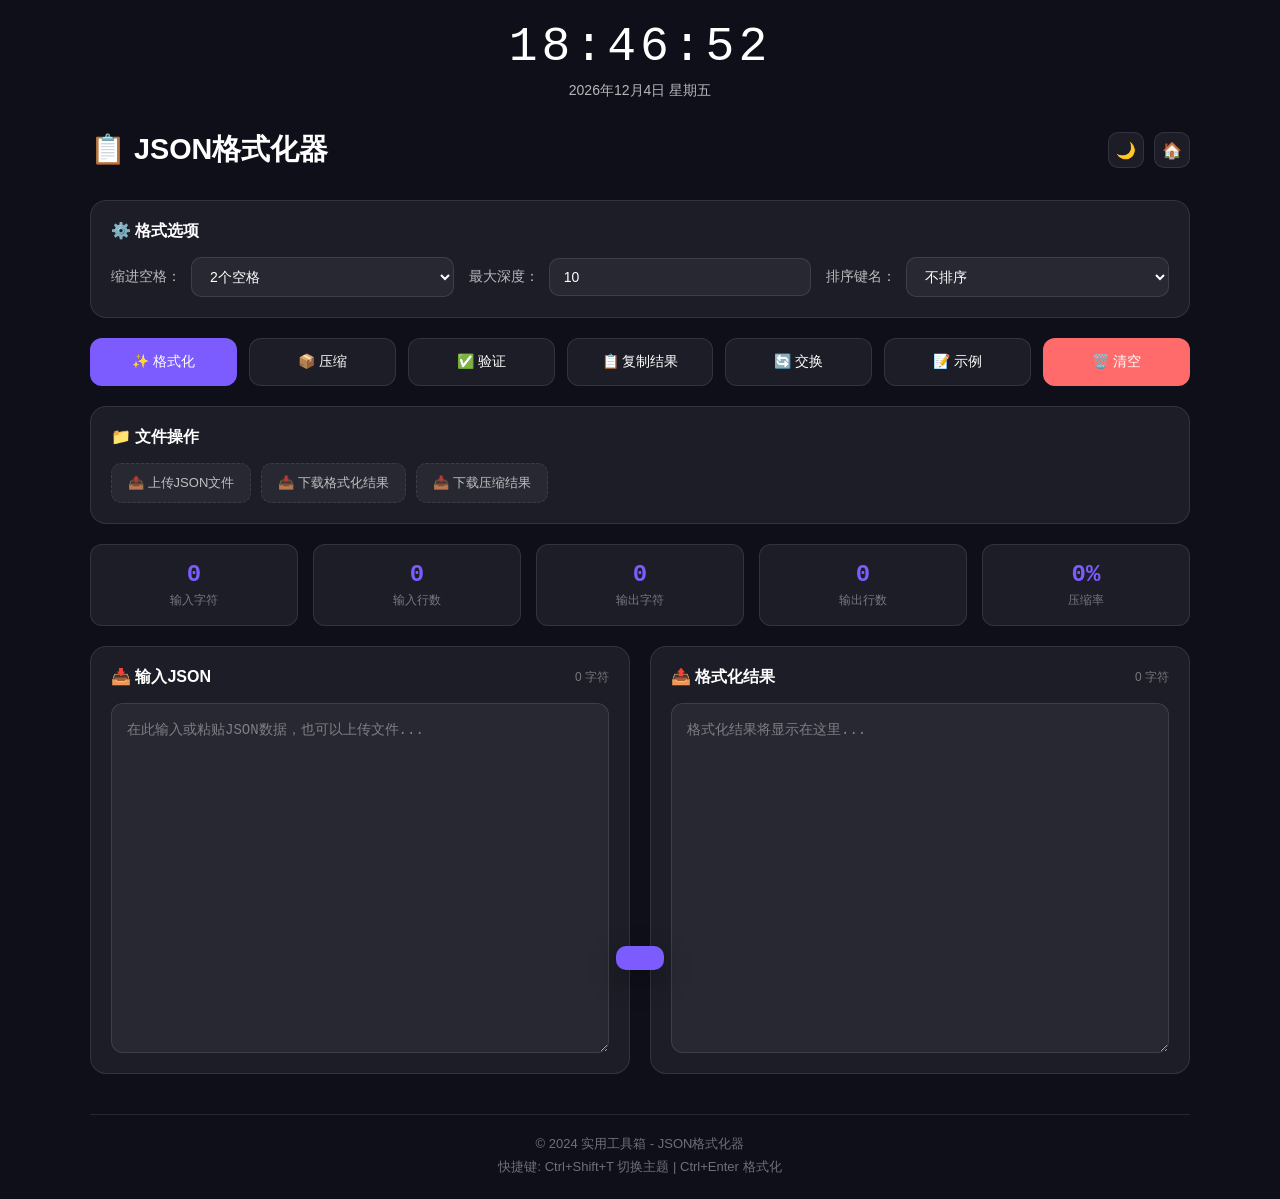
<file: tools/json-formatter.html>
<!-- tools/json-formatter.html -->
<!DOCTYPE html>
<html lang="zh-CN">
<head>
    <meta charset="UTF-8">
    <meta name="viewport" content="width=device-width, initial-scale=1.0">
    <title>JSON格式化器 - 实用工具箱</title>
    <link rel="stylesheet" href="../css/base.css">
    <style>
        * {
            margin: 0;
            padding: 0;
            box-sizing: border-box;
        }

        :root {
            --bg-primary: #0f0f1a;
            --bg-secondary: rgba(255,255,255,0.05);
            --bg-card: rgba(255,255,255,0.06);
            --border: rgba(255,255,255,0.1);
            --text-primary: #fff;
            --text-secondary: rgba(255,255,255,0.7);
            --text-muted: rgba(255,255,255,0.4);
            --accent: #7c5cff;
            --accent-light: rgba(124, 92, 255, 0.2);
            --success: #66bb6a;
            --warning: #ffa726;
            --danger: #ff6b6b;
        }

        :root.light {
            --bg-primary: #f0f2f5;
            --bg-secondary: rgba(0,0,0,0.04);
            --bg-card: rgba(255,255,255,0.95);
            --border: rgba(0,0,0,0.08);
            --text-primary: #1a1a2e;
            --text-secondary: rgba(0,0,0,0.65);
            --text-muted: rgba(0,0,0,0.35);
            --accent: #6c4cff;
            --accent-light: rgba(108, 76, 255, 0.1);
        }

        body {
            font-family: -apple-system, BlinkMacSystemFont, "Segoe UI", Roboto, "PingFang SC", "Microsoft YaHei", sans-serif;
            min-height: 100vh;
            background: var(--bg-primary);
            padding: 20px;
            transition: background 0.3s;
        }
        
        .container {
            max-width: 1100px;
            margin: 0 auto;
        }
        
        /* 时钟区域 */
        .clock-section {
            text-align: center;
            margin-bottom: 30px;
        }
        
        .clock-time {
            font-family: "SF Mono", "JetBrains Mono", Consolas, monospace;
            font-size: 3rem;
            font-weight: 300;
            color: var(--text-primary);
            letter-spacing: 4px;
        }
        
        .clock-date {
            font-size: 14px;
            color: var(--text-secondary);
            margin-top: 8px;
        }
        
        /* 头部 */
        .header {
            display: flex;
            justify-content: space-between;
            align-items: center;
            margin-bottom: 30px;
        }
        
        .header h1 {
            font-size: 1.8rem;
            font-weight: 700;
            color: var(--text-primary);
        }
        
        .header-actions {
            display: flex;
            gap: 10px;
        }
        
        .tool-btn {
            width: 36px;
            height: 36px;
            border-radius: 10px;
            border: 1px solid var(--border);
            background: var(--bg-card);
            color: var(--text-primary);
            font-size: 16px;
            cursor: pointer;
            display: flex;
            align-items: center;
            justify-content: center;
            transition: all 0.2s;
            text-decoration: none;
        }
        
        .tool-btn:hover {
            border-color: var(--accent);
            transform: translateY(-1px);
        }
        
        /* 选项区域 */
        .options-section {
            background: var(--bg-card);
            border: 1px solid var(--border);
            border-radius: 16px;
            padding: 20px;
            margin-bottom: 20px;
        }
        
        .options-header {
            display: flex;
            justify-content: space-between;
            align-items: center;
            margin-bottom: 15px;
        }
        
        .options-title {
            font-size: 1rem;
            font-weight: 600;
            color: var(--text-primary);
            display: flex;
            align-items: center;
            gap: 8px;
        }
        
        .options-grid {
            display: grid;
            grid-template-columns: repeat(auto-fit, minmax(200px, 1fr));
            gap: 15px;
        }
        
        .option-item {
            display: flex;
            align-items: center;
            gap: 10px;
        }
        
        .option-item label {
            color: var(--text-secondary);
            font-size: 14px;
            white-space: nowrap;
        }
        
        .option-item select,
        .option-item input[type="number"] {
            flex: 1;
            padding: 10px 14px;
            background: var(--bg-secondary);
            border: 1px solid var(--border);
            border-radius: 10px;
            color: var(--text-primary);
            font-size: 14px;
            outline: none;
            transition: border-color 0.2s;
        }
        
        .option-item select:focus,
        .option-item input[type="number"]:focus {
            border-color: var(--accent);
        }
        
        /* 操作按钮 */
        .actions-section {
            display: grid;
            grid-template-columns: repeat(auto-fit, minmax(120px, 1fr));
            gap: 12px;
            margin-bottom: 20px;
        }
        
        .action-btn {
            padding: 14px 20px;
            border: 1px solid var(--border);
            border-radius: 12px;
            background: var(--bg-card);
            color: var(--text-primary);
            font-size: 14px;
            font-weight: 500;
            cursor: pointer;
            transition: all 0.2s;
            display: flex;
            align-items: center;
            justify-content: center;
            gap: 8px;
        }
        
        .action-btn:hover {
            border-color: var(--accent);
            background: var(--accent-light);
            transform: translateY(-1px);
        }
        
        .action-btn.primary {
            background: var(--accent);
            border-color: transparent;
            color: white;
        }
        
        .action-btn.primary:hover {
            box-shadow: 0 4px 15px rgba(124, 92, 255, 0.4);
        }
        
        .action-btn.success {
            background: var(--success);
            border-color: transparent;
            color: white;
        }
        
        .action-btn.warning {
            background: var(--warning);
            border-color: transparent;
            color: white;
        }
        
        .action-btn.danger {
            background: var(--danger);
            border-color: transparent;
            color: white;
        }
        
        /* 编辑器容器 */
        .editor-container {
            display: grid;
            grid-template-columns: 1fr 1fr;
            gap: 20px;
            margin-bottom: 20px;
        }
        
        .editor-box {
            background: var(--bg-card);
            border: 1px solid var(--border);
            border-radius: 16px;
            padding: 20px;
            display: flex;
            flex-direction: column;
        }
        
        .editor-header {
            display: flex;
            justify-content: space-between;
            align-items: center;
            margin-bottom: 15px;
        }
        
        .editor-title {
            font-size: 1rem;
            font-weight: 600;
            color: var(--text-primary);
            display: flex;
            align-items: center;
            gap: 8px;
        }
        
        .editor-info {
            font-size: 12px;
            color: var(--text-muted);
            display: flex;
            gap: 15px;
        }
        
        textarea {
            flex: 1;
            min-height: 350px;
            padding: 15px;
            background: var(--bg-secondary);
            border: 1px solid var(--border);
            border-radius: 12px;
            color: var(--text-primary);
            font-family: 'SF Mono', 'JetBrains Mono', Consolas, monospace;
            font-size: 14px;
            line-height: 1.6;
            resize: vertical;
            outline: none;
            transition: border-color 0.2s;
        }
        
        textarea:focus {
            border-color: var(--accent);
        }
        
        textarea::placeholder {
            color: var(--text-muted);
        }
        
        /* 消息提示 */
        .message {
            padding: 12px 16px;
            border-radius: 10px;
            margin-top: 12px;
            font-size: 14px;
            display: none;
            align-items: center;
            gap: 8px;
        }
        
        .message.error {
            background: rgba(255, 107, 107, 0.15);
            color: var(--danger);
            border: 1px solid rgba(255, 107, 107, 0.3);
        }
        
        .message.success {
            background: rgba(102, 187, 106, 0.15);
            color: var(--success);
            border: 1px solid rgba(102, 187, 106, 0.3);
        }
        
        /* 文件操作 */
        .file-section {
            background: var(--bg-card);
            border: 1px solid var(--border);
            border-radius: 16px;
            padding: 20px;
            margin-bottom: 20px;
        }
        
        .file-header {
            display: flex;
            justify-content: space-between;
            align-items: center;
            margin-bottom: 15px;
        }
        
        .file-title {
            font-size: 1rem;
            font-weight: 600;
            color: var(--text-primary);
            display: flex;
            align-items: center;
            gap: 8px;
        }
        
        .file-actions {
            display: flex;
            gap: 10px;
            flex-wrap: wrap;
        }
        
        .file-btn {
            padding: 10px 16px;
            border: 1px dashed var(--border);
            border-radius: 10px;
            background: var(--bg-secondary);
            color: var(--text-secondary);
            font-size: 13px;
            cursor: pointer;
            transition: all 0.2s;
            display: flex;
            align-items: center;
            gap: 6px;
        }
        
        .file-btn:hover {
            border-color: var(--accent);
            color: var(--accent);
            background: var(--accent-light);
        }
        
        .file-btn input[type="file"] {
            display: none;
        }
        
        /* 统计信息 */
        .stats-section {
            display: grid;
            grid-template-columns: repeat(auto-fit, minmax(150px, 1fr));
            gap: 15px;
            margin-bottom: 20px;
        }
        
        .stat-card {
            background: var(--bg-card);
            border: 1px solid var(--border);
            border-radius: 12px;
            padding: 16px;
            text-align: center;
        }
        
        .stat-value {
            font-size: 1.5rem;
            font-weight: 700;
            color: var(--accent);
            font-family: "SF Mono", monospace;
        }
        
        .stat-label {
            font-size: 12px;
            color: var(--text-muted);
            margin-top: 4px;
        }
        
        /* 提示消息 */
        .toast {
            position: fixed;
            bottom: 30px;
            left: 50%;
            transform: translateX(-50%) translateY(100px);
            background: var(--accent);
            color: white;
            padding: 12px 24px;
            border-radius: 10px;
            font-size: 14px;
            font-weight: 500;
            box-shadow: 0 10px 30px rgba(0,0,0,0.3);
            transition: transform 0.3s ease;
            z-index: 1000;
        }
        
        .toast.show {
            transform: translateX(-50%) translateY(0);
        }
        
        /* 页脚 */
        .footer {
            text-align: center;
            margin-top: 40px;
            padding-top: 20px;
            border-top: 1px solid var(--border);
            color: var(--text-muted);
            font-size: 13px;
        }
        
        /* 响应式 */
        @media (max-width: 768px) {
            body {
                padding: 15px;
            }
            
            .clock-time {
                font-size: 2rem;
            }
            
            .header h1 {
                font-size: 1.4rem;
            }
            
            .editor-container {
                grid-template-columns: 1fr;
            }
            
            .actions-section {
                grid-template-columns: repeat(2, 1fr);
            }
            
            .file-actions {
                flex-direction: column;
            }
            
            .file-btn {
                justify-content: center;
            }
        }
        
        @media (max-width: 480px) {
            .clock-time {
                font-size: 1.8rem;
            }
            
            .actions-section {
                grid-template-columns: 1fr;
            }
        }
    </style>
</head>
<body>
    <div class="container">
        <!-- 时钟区域 -->
        <div class="clock-section">
            <div class="clock-time" id="clock">00:00:00</div>
            <div class="clock-date" id="clockDate"></div>
        </div>
        
        <!-- 头部 -->
        <div class="header">
            <h1>📋 JSON格式化器</h1>
            <div class="header-actions">
                <button class="tool-btn" onclick="toggleTheme()" id="themeBtn" title="切换主题">🌙</button>
                <a href="../index.html" class="tool-btn" title="返回首页">🏠</a>
            </div>
        </div>
        
        <!-- 选项设置 -->
        <div class="options-section">
            <div class="options-header">
                <div class="options-title">⚙️ 格式选项</div>
            </div>
            <div class="options-grid">
                <div class="option-item">
                    <label>缩进空格：</label>
                    <select id="indentSelect">
                        <option value="2">2个空格</option>
                        <option value="4">4个空格</option>
                        <option value="tab">制表符</option>
                    </select>
                </div>
                <div class="option-item">
                    <label>最大深度：</label>
                    <input type="number" id="maxDepth" value="10" min="1" max="50">
                </div>
                <div class="option-item">
                    <label>排序键名：</label>
                    <select id="sortKeys">
                        <option value="no">不排序</option>
                        <option value="asc">升序 A-Z</option>
                        <option value="desc">降序 Z-A</option>
                    </select>
                </div>
            </div>
        </div>
        
        <!-- 操作按钮 -->
        <div class="actions-section">
            <button class="action-btn primary" onclick="formatJSON()">✨ 格式化</button>
            <button class="action-btn" onclick="compressJSON()">📦 压缩</button>
            <button class="action-btn" onclick="validateJSON()">✅ 验证</button>
            <button class="action-btn" onclick="copyToClipboard()">📋 复制结果</button>
            <button class="action-btn" onclick="swapEditors()">🔄 交换</button>
            <button class="action-btn" onclick="loadSample()">📝 示例</button>
            <button class="action-btn danger" onclick="clearAll()">🗑️ 清空</button>
        </div>
        
        <!-- 文件操作 -->
        <div class="file-section">
            <div class="file-header">
                <div class="file-title">📁 文件操作</div>
            </div>
            <div class="file-actions">
                <label class="file-btn">
                    📤 上传JSON文件
                    <input type="file" id="fileInput" accept=".json,.txt" onchange="uploadFile(this)">
                </label>
                <button class="file-btn" onclick="downloadJSON('formatted')">📥 下载格式化结果</button>
                <button class="file-btn" onclick="downloadJSON('compressed')">📥 下载压缩结果</button>
            </div>
        </div>
        
        <!-- 统计信息 -->
        <div class="stats-section">
            <div class="stat-card">
                <div class="stat-value" id="inputChars">0</div>
                <div class="stat-label">输入字符</div>
            </div>
            <div class="stat-card">
                <div class="stat-value" id="inputLines">0</div>
                <div class="stat-label">输入行数</div>
            </div>
            <div class="stat-card">
                <div class="stat-value" id="outputChars">0</div>
                <div class="stat-label">输出字符</div>
            </div>
            <div class="stat-card">
                <div class="stat-value" id="outputLines">0</div>
                <div class="stat-label">输出行数</div>
            </div>
            <div class="stat-card">
                <div class="stat-value" id="compressRate">0%</div>
                <div class="stat-label">压缩率</div>
            </div>
        </div>
        
        <!-- 编辑器 -->
        <div class="editor-container">
            <div class="editor-box">
                <div class="editor-header">
                    <div class="editor-title">📥 输入JSON</div>
                    <div class="editor-info">
                        <span id="inputCount">0 字符</span>
                    </div>
                </div>
                <textarea id="inputEditor" placeholder="在此输入或粘贴JSON数据，也可以上传文件..." oninput="updateStats()"></textarea>
                <div class="message error" id="inputError"></div>
            </div>
            
            <div class="editor-box">
                <div class="editor-header">
                    <div class="editor-title">📤 格式化结果</div>
                    <div class="editor-info">
                        <span id="outputCount">0 字符</span>
                    </div>
                </div>
                <textarea id="outputEditor" readonly placeholder="格式化结果将显示在这里..."></textarea>
                <div class="message success" id="successMessage"></div>
            </div>
        </div>
        
        <!-- 页脚 -->
        <div class="footer">
            <p>© 2024 实用工具箱 - JSON格式化器</p>
            <p style="margin-top: 5px;">快捷键: Ctrl+Shift+T 切换主题 | Ctrl+Enter 格式化</p>
        </div>
    </div>
    
    <!-- 提示消息 -->
    <div class="toast" id="toast"></div>
    
    <script>
        const inputEditor = document.getElementById('inputEditor');
        const outputEditor = document.getElementById('outputEditor');
        const inputError = document.getElementById('inputError');
        const successMessage = document.getElementById('successMessage');
        
        // 时钟功能
        function updateClock() {
            const now = new Date();
            const h = String(now.getHours()).padStart(2, '0');
            const m = String(now.getMinutes()).padStart(2, '0');
            const s = String(now.getSeconds()).padStart(2, '0');
            document.getElementById('clock').textContent = `${h}:${m}:${s}`;
            
            const weekDays = ['星期日', '星期一', '星期二', '星期三', '星期四', '星期五', '星期六'];
            const y = now.getFullYear();
            const mo = now.getMonth() + 1;
            const d = now.getDate();
            document.getElementById('clockDate').textContent = `${y}年${mo}月${d}日 ${weekDays[now.getDay()]}`;
        }
        
        // 更新统计信息
        function updateStats() {
            const input = inputEditor.value;
            const output = outputEditor.value;
            
            document.getElementById('inputChars').textContent = input.length;
            document.getElementById('inputLines').textContent = input ? input.split('\n').length : 0;
            document.getElementById('inputCount').textContent = input.length + ' 字符';
            
            document.getElementById('outputChars').textContent = output.length;
            document.getElementById('outputLines').textContent = output ? output.split('\n').length : 0;
            document.getElementById('outputCount').textContent = output.length + ' 字符';
            
            // 计算压缩率
            if (input.length > 0 && output.length > 0) {
                const rate = Math.round((1 - output.length / input.length) * 100);
                document.getElementById('compressRate').textContent = rate + '%';
            } else {
                document.getElementById('compressRate').textContent = '0%';
            }
        }
        
        // 格式化JSON
        function formatJSON() {
            const input = inputEditor.value.trim();
            if (!input) {
                showError('请输入JSON数据');
                return;
            }
            
            try {
                const indentOption = document.getElementById('indentSelect').value;
                const indent = indentOption === 'tab' ? '\t' : parseInt(indentOption);
                const sortOption = document.getElementById('sortKeys').value;
                
                let obj = JSON.parse(input);
                
                // 排序键名
                if (sortOption !== 'no') {
                    obj = sortObjectKeys(obj, sortOption === 'asc');
                }
                
                const formatted = JSON.stringify(obj, null, indent);
                
                outputEditor.value = formatted;
                updateStats();
                showSuccess('JSON格式化成功！');
                showToast('✅ 格式化完成');
            } catch (error) {
                showError('JSON解析错误: ' + error.message);
            }
        }
        
        // 递归排序对象键名
        function sortObjectKeys(obj, ascending) {
            if (typeof obj !== 'object' || obj === null) return obj;
            
            if (Array.isArray(obj)) {
                return obj.map(item => sortObjectKeys(item, ascending));
            }
            
            const sortedKeys = Object.keys(obj).sort((a, b) => {
                return ascending ? a.localeCompare(b) : b.localeCompare(a);
            });
            
            const sorted = {};
            sortedKeys.forEach(key => {
                sorted[key] = sortObjectKeys(obj[key], ascending);
            });
            
            return sorted;
        }
        
        // 压缩JSON
        function compressJSON() {
            const input = inputEditor.value.trim();
            if (!input) {
                showError('请输入JSON数据');
                return;
            }
            
            try {
                const obj = JSON.parse(input);
                const compressed = JSON.stringify(obj);
                
                outputEditor.value = compressed;
                updateStats();
                showSuccess('JSON压缩成功！');
                showToast('✅ 压缩完成');
            } catch (error) {
                showError('JSON解析错误: ' + error.message);
            }
        }
        
        // 验证JSON
        function validateJSON() {
            const input = inputEditor.value.trim();
            if (!input) {
                showError('请输入JSON数据');
                return;
            }
            
            try {
                const obj = JSON.parse(input);
                const keys = countKeys(obj);
                showSuccess(`JSON格式有效！包含 ${keys} 个键`);
                showToast('✅ 验证通过');
            } catch (error) {
                showError('JSON格式无效: ' + error.message);
            }
        }
        
        // 统计键数量
        function countKeys(obj) {
            if (typeof obj !== 'object' || obj === null) return 0;
            
            let count = 0;
            if (Array.isArray(obj)) {
                obj.forEach(item => count += countKeys(item));
            } else {
                count += Object.keys(obj).length;
                Object.values(obj).forEach(val => count += countKeys(val));
            }
            return count;
        }
        
        // 复制到剪贴板
        function copyToClipboard() {
            const output = outputEditor.value;
            if (!output) {
                showError('没有可复制的内容');
                return;
            }
            
            navigator.clipboard.writeText(output).then(() => {
                showSuccess('已复制到剪贴板！');
                showToast('📋 已复制');
            }).catch(err => {
                // 备用方案
                outputEditor.select();
                document.execCommand('copy');
                showSuccess('已复制到剪贴板！');
                showToast('📋 已复制');
            });
        }
        
        // 交换输入输出
        function swapEditors() {
            const temp = inputEditor.value;
            inputEditor.value = outputEditor.value;
            outputEditor.value = temp;
            updateStats();
            showToast('🔄 已交换');
        }
        
        // 上传文件
        function uploadFile(input) {
            const file = input.files[0];
            if (!file) return;
            
            const reader = new FileReader();
            reader.onload = function(e) {
                inputEditor.value = e.target.result;
                updateStats();
                showSuccess(`文件 "${file.name}" 加载成功！`);
                showToast('📤 文件已加载');
            };
            reader.readAsText(file);
            
            // 重置input，允许重复上传同一文件
            input.value = '';
        }
        
        // 下载JSON
        function downloadJSON(type) {
            const content = type === 'formatted' ? outputEditor.value : 
                           JSON.stringify(JSON.parse(outputEditor.value || '{}'));
            
            if (!content) {
                showError('没有可下载的内容');
                return;
            }
            
            const blob = new Blob([content], { type: 'application/json' });
            const url = URL.createObjectURL(blob);
            const a = document.createElement('a');
            a.href = url;
            a.download = `json-${type}-${new Date().toISOString().slice(0, 10)}.json`;
            document.body.appendChild(a);
            a.click();
            document.body.removeChild(a);
            URL.revokeObjectURL(url);
            
            showToast('📥 文件已下载');
        }
        
        // 清空所有
        function clearAll() {
            inputEditor.value = '';
            outputEditor.value = '';
            inputError.style.display = 'none';
            successMessage.style.display = 'none';
            updateStats();
            showToast('🗑️ 已清空');
        }
        
        // 加载示例
        function loadSample() {
            const sample = {
                "name": "实用工具箱",
                "version": "2.0.0",
                "description": "一个简洁实用的在线工具集合",
                "features": [
                    "JSON格式化",
                    "字数统计",
                    "颜色转换",
                    "密码生成",
                    "二维码生成",
                    "文本对比"
                ],
                "author": {
                    "name": "开发者",
                    "email": "dev@example.com",
                    "github": "https://github.com/juhao7"
                },
                "settings": {
                    "theme": "dark",
                    "language": "zh-CN",
                    "autoSave": true
                },
                "statistics": {
                    "users": 10000,
                    "tools": 15,
                    "requests": 500000
                },
                "isAwesome": true,
                "created": new Date().toISOString()
            };
            
            inputEditor.value = JSON.stringify(sample, null, 2);
            updateStats();
            showToast('📝 示例已加载');
        }
        
        // 显示错误信息
        function showError(message) {
            inputError.innerHTML = '❌ ' + message;
            inputError.style.display = 'flex';
            successMessage.style.display = 'none';
        }
        
        // 显示成功信息
        function showSuccess(message) {
            successMessage.innerHTML = '✅ ' + message;
            successMessage.style.display = 'flex';
            inputError.style.display = 'none';
            
            setTimeout(() => {
                successMessage.style.display = 'none';
            }, 3000);
        }
        
        // 显示提示消息
        function showToast(message) {
            const toast = document.getElementById('toast');
            toast.textContent = message;
            toast.classList.add('show');
            
            setTimeout(() => {
                toast.classList.remove('show');
            }, 2000);
        }
        
        // 主题切换
        let isDark = true;
        
        function setTheme(light) {
            isDark = !light;
            document.documentElement.classList.toggle('light', light);
            const themeBtn = document.getElementById('themeBtn');
            if (themeBtn) {
                themeBtn.textContent = light ? '☀️' : '🌙';
                themeBtn.title = light ? '切换到深色模式' : '切换到浅色模式';
            }
            localStorage.setItem('theme', light ? 'light' : 'dark');
        }
        
        function toggleTheme() {
            setTheme(isDark);
        }
        
        // 初始化
        document.addEventListener('DOMContentLoaded', function() {
            updateClock();
            setInterval(updateClock, 1000);
            
            const savedTheme = localStorage.getItem('theme');
            if (savedTheme === 'light') setTheme(true);
            
            // 绑定快捷键
            document.addEventListener('keydown', function(e) {
                if ((e.ctrlKey || e.metaKey) && e.shiftKey && e.key === 'T') {
                    e.preventDefault();
                    toggleTheme();
                }
                if ((e.ctrlKey || e.metaKey) && e.key === 'Enter') {
                    e.preventDefault();
                    formatJSON();
                }
            });
            
            updateStats();
        });
    </script>
</body>
</html>
</file>
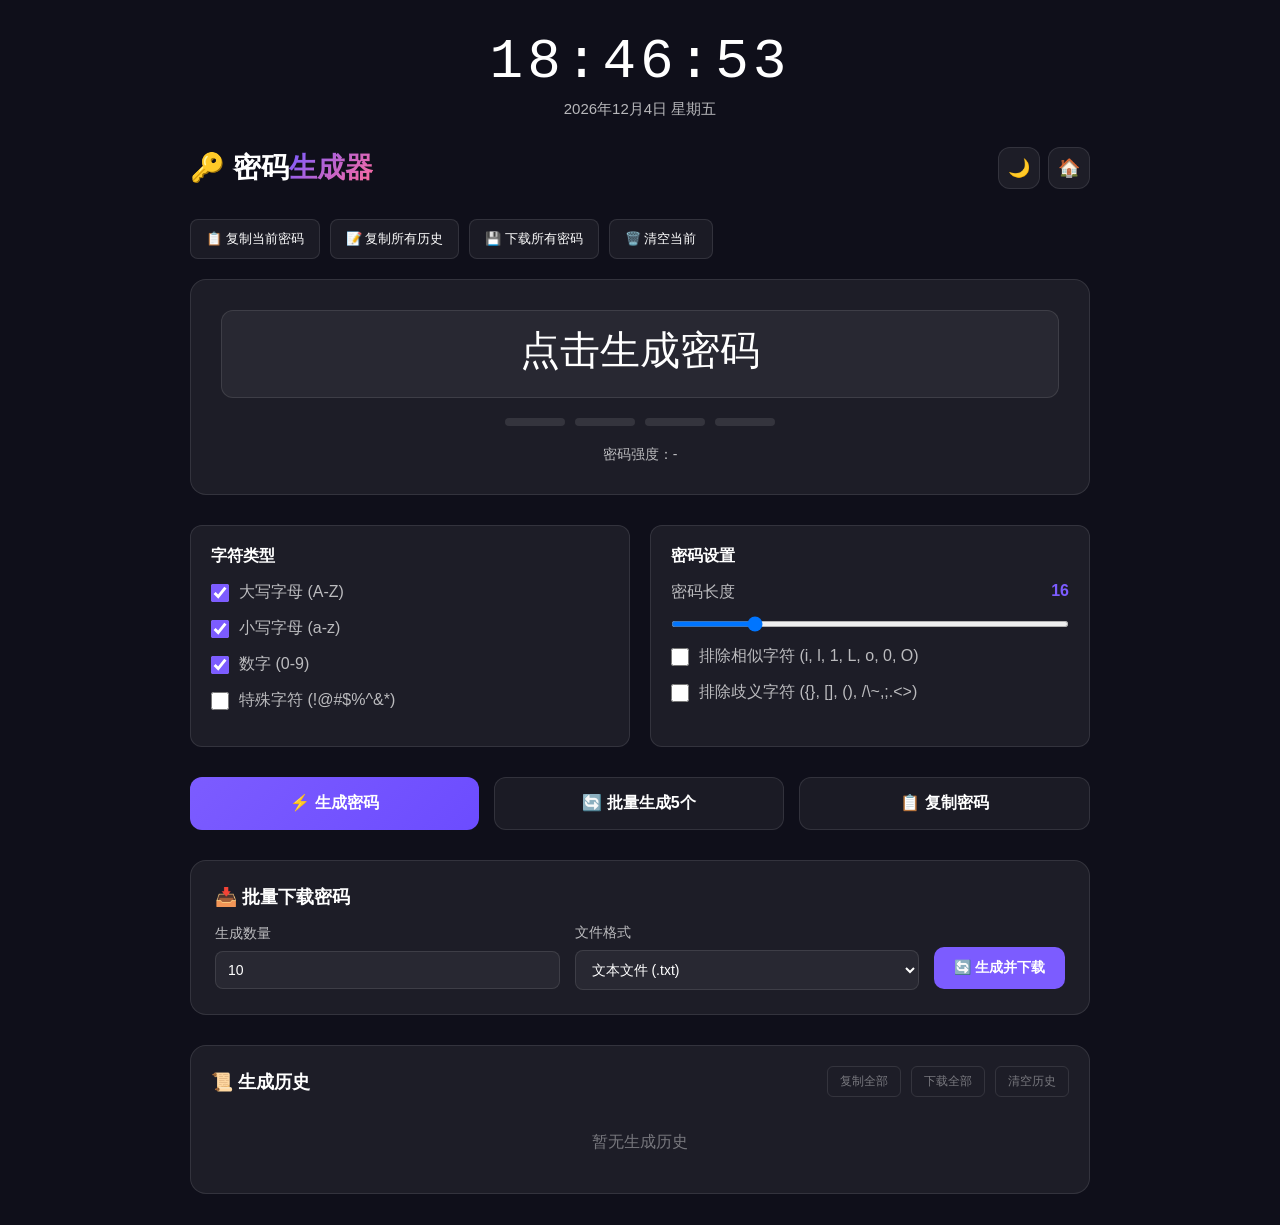
<file: tools/password-generator.html>
<!-- tools/password-generator.html -->
<!DOCTYPE html>
<html lang="zh-CN">
<head>
    <meta charset="UTF-8">
    <meta name="viewport" content="width=device-width, initial-scale=1.0">
    <title>密码生成器 - 实用工具箱</title>
    <link rel="stylesheet" href="../css/base.css">
    <style>
        * {
            margin: 0;
            padding: 0;
            box-sizing: border-box;
        }

        :root {
            --bg-primary: #0f0f1a;
            --bg-secondary: rgba(255,255,255,0.05);
            --bg-card: rgba(255,255,255,0.06);
            --border: rgba(255,255,255,0.1);
            --text-primary: #fff;
            --text-secondary: rgba(255,255,255,0.7);
            --text-muted: rgba(255,255,255,0.4);
            --accent: #7c5cff;
            --accent-light: rgba(124, 92, 255, 0.2);
            --success: #66bb6a;
            --warning: #ffa726;
            --danger: #ff6b6b;
        }

        :root.light {
            --bg-primary: #f0f2f5;
            --bg-secondary: rgba(0,0,0,0.04);
            --bg-card: rgba(255,255,255,0.95);
            --border: rgba(0,0,0,0.08);
            --text-primary: #1a1a2e;
            --text-secondary: rgba(0,0,0,0.65);
            --text-muted: rgba(0,0,0,0.35);
            --accent: #6c4cff;
            --accent-light: rgba(108, 76, 255, 0.1);
        }

        body {
            font-family: -apple-system, BlinkMacSystemFont, "Segoe UI", Roboto, "PingFang SC", "Microsoft YaHei", sans-serif;
            min-height: 100vh;
            background: var(--bg-primary);
            display: flex;
            justify-content: center;
            padding: 30px 16px;
            transition: background 0.3s;
        }

        .container {
            width: 100%;
            max-width: 900px;
        }

        /* 时钟样式 */
        .clock-section {
            text-align: center;
            margin-bottom: 28px;
        }

        .clock-time {
            font-family: "SF Mono", "JetBrains Mono", Consolas, monospace;
            font-size: 3.5rem;
            font-weight: 300;
            color: var(--text-primary);
            letter-spacing: 4px;
        }

        .clock-date {
            font-size: 15px;
            color: var(--text-secondary);
            margin-top: 6px;
        }

        /* 头部样式 */
        .header {
            display: flex;
            justify-content: space-between;
            align-items: center;
            margin-bottom: 30px;
        }

        .header h1 {
            font-size: 28px;
            font-weight: 600;
            color: var(--text-primary);
        }

        .header h1 span {
            background: linear-gradient(135deg, #7c5cff, #ff6b9d);
            -webkit-background-clip: text;
            -webkit-text-fill-color: transparent;
        }

        .toolbar {
            display: flex;
            gap: 8px;
        }

        .tool-btn {
            width: 42px;
            height: 42px;
            border-radius: 12px;
            border: 1px solid var(--border);
            background: var(--bg-card);
            font-size: 18px;
            cursor: pointer;
            display: flex;
            align-items: center;
            justify-content: center;
            transition: transform 0.2s;
            text-decoration: none;
        }

        .tool-btn:hover { 
            transform: scale(1.05); 
        }

        /* 密码显示区域 */
        .password-display {
            background: var(--bg-card);
            border: 1px solid var(--border);
            border-radius: 16px;
            padding: 30px;
            margin-bottom: 30px;
            text-align: center;
        }

        .password-text {
            font-family: 'SF Mono', 'JetBrains Mono', Consolas, monospace;
            font-size: 2.5rem;
            color: var(--text-primary);
            word-break: break-all;
            margin-bottom: 20px;
            line-height: 1.4;
            padding: 15px;
            background: var(--bg-secondary);
            border-radius: 12px;
            border: 1px solid var(--border);
        }

        .password-strength {
            display: flex;
            justify-content: center;
            gap: 10px;
            margin-bottom: 20px;
        }

        .strength-bar {
            width: 60px;
            height: 8px;
            background: var(--border);
            border-radius: 4px;
        }

        .strength-bar.weak { background: var(--danger); }
        .strength-bar.medium { background: var(--warning); }
        .strength-bar.strong { background: var(--success); }

        .strength-text {
            font-size: 14px;
            color: var(--text-secondary);
        }

        /* 选项网格 */
        .options-grid {
            display: grid;
            grid-template-columns: repeat(auto-fit, minmax(250px, 1fr));
            gap: 20px;
            margin-bottom: 30px;
        }

        .option-card {
            background: var(--bg-card);
            border: 1px solid var(--border);
            border-radius: 12px;
            padding: 20px;
        }

        .option-title {
            font-size: 16px;
            font-weight: 600;
            color: var(--text-primary);
            margin-bottom: 15px;
        }

        .option-group {
            margin-bottom: 15px;
        }

        .option-group label {
            display: flex;
            align-items: center;
            gap: 10px;
            color: var(--text-secondary);
            cursor: pointer;
        }

        .option-group input[type="checkbox"] {
            width: 18px;
            height: 18px;
            accent-color: var(--accent);
        }

        .slider-container {
            margin-bottom: 15px;
        }

        .slider-header {
            display: flex;
            justify-content: space-between;
            margin-bottom: 10px;
        }

        .slider-label {
            color: var(--text-secondary);
        }

        .slider-value {
            color: var(--accent);
            font-weight: 600;
        }

        input[type="range"] {
            width: 100%;
            height: 6px;
            background: var(--border);
            border-radius: 3px;
            outline: none;
        }

        input[type="range"]::-webkit-slider-thumb {
            -webkit-appearance: none;
            width: 20px;
            height: 20px;
            background: var(--accent);
            border-radius: 50%;
            cursor: pointer;
        }

        /* 生成按钮 */
        .generate-buttons {
            display: flex;
            gap: 15px;
            margin-bottom: 30px;
            flex-wrap: wrap;
        }

        .generate-btn {
            flex: 1;
            min-width: 120px;
            padding: 15px 20px;
            border: none;
            border-radius: 12px;
            font-size: 16px;
            font-weight: 600;
            cursor: pointer;
            transition: all 0.2s;
            display: flex;
            align-items: center;
            justify-content: center;
            gap: 8px;
        }

        .generate-btn.primary {
            background: linear-gradient(135deg, #7c5cff, #6c4cff);
            color: white;
        }

        .generate-btn.primary:hover {
            transform: translateY(-2px);
            box-shadow: 0 8px 25px rgba(124, 92, 255, 0.4);
        }

        .generate-btn.secondary {
            background: var(--bg-secondary);
            border: 1px solid var(--border);
            color: var(--text-primary);
        }

        .generate-btn.secondary:hover {
            border-color: var(--accent);
            background: var(--accent-light);
        }

        /* 批量下载区域 */
        .batch-download-section {
            background: var(--bg-card);
            border: 1px solid var(--border);
            border-radius: 16px;
            padding: 24px;
            margin-bottom: 30px;
        }

        .batch-title {
            font-size: 18px;
            font-weight: 600;
            color: var(--text-primary);
            margin-bottom: 15px;
        }

        .batch-controls {
            display: flex;
            gap: 15px;
            align-items: center;
            flex-wrap: wrap;
        }

        .batch-input {
            flex: 1;
            min-width: 100px;
        }

        .batch-input label {
            display: block;
            margin-bottom: 8px;
            color: var(--text-secondary);
            font-size: 14px;
        }

        .batch-input input {
            width: 100%;
            padding: 10px 12px;
            background: var(--bg-secondary);
            border: 1px solid var(--border);
            border-radius: 8px;
            color: var(--text-primary);
            font-size: 14px;
            outline: none;
            transition: border-color 0.2s;
        }

        .batch-input input:focus {
            border-color: var(--accent);
        }

        .batch-btn {
            padding: 12px 20px;
            background: var(--accent);
            border: none;
            border-radius: 10px;
            color: white;
            font-size: 14px;
            font-weight: 600;
            cursor: pointer;
            transition: all 0.2s;
            margin-top: 22px;
        }

        .batch-btn:hover {
            background: var(--accent);
            box-shadow: 0 4px 15px rgba(124, 92, 255, 0.4);
            transform: translateY(-2px);
        }

        /* 历史记录 */
        .history-section {
            background: var(--bg-card);
            border: 1px solid var(--border);
            border-radius: 16px;
            padding: 20px;
        }

        .history-title {
            font-size: 18px;
            font-weight: 600;
            color: var(--text-primary);
            margin-bottom: 15px;
            display: flex;
            justify-content: space-between;
            align-items: center;
        }

        .history-actions {
            display: flex;
            gap: 10px;
        }

        .history-list {
            list-style: none;
            display: flex;
            flex-direction: column;
            gap: 10px;
            max-height: 300px;
            overflow-y: auto;
        }

        .history-item {
            display: flex;
            justify-content: space-between;
            align-items: center;
            padding: 12px 15px;
            background: var(--bg-secondary);
            border-radius: 10px;
            font-family: monospace;
            font-size: 14px;
            border: 1px solid var(--border);
            transition: all 0.2s;
        }

        .history-item:hover {
            border-color: var(--accent);
            background: var(--accent-light);
        }

        .history-password {
            color: var(--text-primary);
            word-break: break-all;
            flex: 1;
            margin-right: 15px;
        }

        .history-time {
            font-size: 12px;
            color: var(--text-muted);
            margin-right: 15px;
            min-width: 80px;
        }

        .history-btn {
            padding: 6px 12px;
            border: 1px solid var(--border);
            border-radius: 6px;
            background: transparent;
            color: var(--text-muted);
            font-size: 12px;
            cursor: pointer;
            transition: all 0.2s;
        }

        .history-btn:hover {
            border-color: var(--accent);
            color: var(--accent);
            background: var(--accent-light);
        }

        .empty-history {
            text-align: center;
            padding: 20px;
            color: var(--text-muted);
        }

        /* 快捷操作 */
        .quick-actions {
            display: flex;
            gap: 10px;
            flex-wrap: wrap;
            margin-bottom: 20px;
        }

        .action-btn {
            padding: 10px 15px;
            border: 1px solid var(--border);
            border-radius: 8px;
            background: var(--bg-secondary);
            color: var(--text-primary);
            font-size: 13px;
            cursor: pointer;
            transition: all 0.2s;
            display: flex;
            align-items: center;
            gap: 6px;
        }

        .action-btn:hover {
            border-color: var(--accent);
            background: var(--accent-light);
        }

        /* 响应式设计 */
        @media (max-width: 768px) {
            body {
                padding: 20px 10px;
            }

            .clock-time {
                font-size: 2.5rem;
            }

            .header {
                flex-direction: column;
                gap: 15px;
                text-align: center;
            }

            .toolbar {
                width: 100%;
                justify-content: center;
            }

            .password-text {
                font-size: 1.8rem;
            }

            .options-grid {
                grid-template-columns: 1fr;
            }

            .generate-buttons {
                flex-direction: column;
            }

            .generate-btn {
                width: 100%;
            }

            .batch-controls {
                flex-direction: column;
            }

            .batch-btn {
                width: 100%;
                margin-top: 10px;
            }

            .history-item {
                flex-direction: column;
                align-items: flex-start;
                gap: 10px;
            }

            .history-time {
                min-width: auto;
            }
        }
    </style>
</head>
<body>
    <div class="container">
        <!-- 时钟区域 -->
        <div class="clock-section">
            <div class="clock-time" id="clock">00:00:00</div>
            <div class="clock-date" id="clockDate"></div>
        </div>

        <!-- 头部 -->
        <div class="header">
            <h1>🔑 密码<span>生成器</span></h1>
            <div class="toolbar">
                <button class="tool-btn" onclick="toggleTheme()" id="themeBtn" title="切换主题">🌙</button>
                <a href="../index.html" class="tool-btn" title="返回主页">🏠</a>
            </div>
        </div>

        <!-- 快捷操作 -->
        <div class="quick-actions">
            <button class="action-btn" onclick="copyCurrentPassword()">📋 复制当前密码</button>
            <button class="action-btn" onclick="copyAllHistory()">📝 复制所有历史</button>
            <button class="action-btn" onclick="downloadAllPasswords()">💾 下载所有密码</button>
            <button class="action-btn" onclick="clearInput()">🗑️ 清空当前</button>
        </div>

        <!-- 密码显示 -->
        <div class="password-display">
            <div class="password-text" id="passwordDisplay">点击生成密码</div>
            <div class="password-strength">
                <div class="strength-bar" id="strength1"></div>
                <div class="strength-bar" id="strength2"></div>
                <div class="strength-bar" id="strength3"></div>
                <div class="strength-bar" id="strength4"></div>
            </div>
            <div class="strength-text" id="strengthText">密码强度：-</div>
        </div>

        <!-- 选项网格 -->
        <div class="options-grid">
            <div class="option-card">
                <div class="option-title">字符类型</div>
                <div class="option-group">
                    <label>
                        <input type="checkbox" id="uppercase" checked>
                        大写字母 (A-Z)
                    </label>
                </div>
                <div class="option-group">
                    <label>
                        <input type="checkbox" id="lowercase" checked>
                        小写字母 (a-z)
                    </label>
                </div>
                <div class="option-group">
                    <label>
                        <input type="checkbox" id="numbers" checked>
                        数字 (0-9)
                    </label>
                </div>
                <div class="option-group">
                    <label>
                        <input type="checkbox" id="symbols">
                        特殊字符 (!@#$%^&*)
                    </label>
                </div>
            </div>
            
            <div class="option-card">
                <div class="option-title">密码设置</div>
                <div class="slider-container">
                    <div class="slider-header">
                        <span class="slider-label">密码长度</span>
                        <span class="slider-value" id="lengthValue">16</span>
                    </div>
                    <input type="range" id="passwordLength" min="4" max="64" value="16" oninput="updateLengthDisplay()">
                </div>
                <div class="option-group">
                    <label>
                        <input type="checkbox" id="excludeSimilar">
                        排除相似字符 (i, l, 1, L, o, 0, O)
                    </label>
                </div>
                <div class="option-group">
                    <label>
                        <input type="checkbox" id="excludeAmbiguous">
                        排除歧义字符 ({}, [], (), /\~,;.<>)
                    </label>
                </div>
            </div>
        </div>

        <!-- 生成按钮 -->
        <div class="generate-buttons">
            <button class="generate-btn primary" onclick="generatePassword()">⚡ 生成密码</button>
            <button class="generate-btn secondary" onclick="generateMultiple(5)">🔄 批量生成5个</button>
            <button class="generate-btn secondary" onclick="copyCurrentPassword()">📋 复制密码</button>
        </div>

        <!-- 批量下载区域 -->
        <div class="batch-download-section">
            <div class="batch-title">📥 批量下载密码</div>
            <div class="batch-controls">
                <div class="batch-input">
                    <label>生成数量</label>
                    <input type="number" id="batchCount" min="1" max="100" value="10" placeholder="1-100">
                </div>
                <div class="batch-input">
                    <label>文件格式</label>
                    <select id="fileFormat" class="batch-input" style="width: 100%; padding: 10px 12px; background: var(--bg-secondary); border: 1px solid var(--border); border-radius: 8px; color: var(--text-primary); font-size: 14px;">
                        <option value="txt">文本文件 (.txt)</option>
                        <option value="csv">CSV文件 (.csv)</option>
                        <option value="json">JSON文件 (.json)</option>
                    </select>
                </div>
                <button class="batch-btn" onclick="batchGenerateAndDownload()">🔄 生成并下载</button>
            </div>
        </div>

        <!-- 历史记录 -->
        <div class="history-section">
            <div class="history-title">
                <span>📜 生成历史</span>
                <div class="history-actions">
                    <button class="history-btn" onclick="copyAllHistory()">复制全部</button>
                    <button class="history-btn" onclick="downloadAllPasswords()">下载全部</button>
                    <button class="history-btn" onclick="clearHistory()">清空历史</button>
                </div>
            </div>
            <ul class="history-list" id="historyList">
                <li class="empty-history">暂无生成历史</li>
            </ul>
        </div>
    </div>
    
    <script>
        let currentPassword = '';
        let history = JSON.parse(localStorage.getItem('passwordHistory')) || [];
        
        // 初始化
        document.addEventListener('DOMContentLoaded', function() {
            // 初始化时钟
            updateClock();
            setInterval(updateClock, 1000);
            
            // 初始化主题
            initTheme();
            
            // 初始化显示
            updateLengthDisplay();
            renderHistory();
            
            // 绑定键盘快捷键
            document.addEventListener('keydown', function(e) {
                // Ctrl+Enter 生成密码
                if ((e.ctrlKey || e.metaKey) && e.key === 'Enter') {
                    e.preventDefault();
                    generatePassword();
                }
                
                // Ctrl+Shift+C 复制当前密码
                if ((e.ctrlKey || e.metaKey) && e.shiftKey && e.key === 'C') {
                    e.preventDefault();
                    copyCurrentPassword();
                }
            });
        });
        
        // 时钟功能
        function updateClock() {
            const now = new Date();
            const h = String(now.getHours()).padStart(2, '0');
            const m = String(now.getMinutes()).padStart(2, '0');
            const s = String(now.getSeconds()).padStart(2, '0');
            document.getElementById('clock').textContent = `${h}:${m}:${s}`;
            
            const weekDays = ['星期日', '星期一', '星期二', '星期三', '星期四', '星期五', '星期六'];
            const y = now.getFullYear();
            const mo = now.getMonth() + 1;
            const d = now.getDate();
            document.getElementById('clockDate').textContent = `${y}年${mo}月${d}日 ${weekDays[now.getDay()]}`;
        }
        
        // 主题切换功能
        let isDark = true;
        
        function initTheme() {
            const savedTheme = localStorage.getItem('theme');
            if (savedTheme === 'light') {
                setTheme(true);
            }
        }
        
        function setTheme(light) {
            isDark = !light;
            document.documentElement.classList.toggle('light', light);
            const themeBtn = document.getElementById('themeBtn');
            if (themeBtn) {
                themeBtn.textContent = light ? '☀️' : '🌙';
                themeBtn.title = light ? '切换到深色模式' : '切换到浅色模式';
            }
            localStorage.setItem('theme', light ? 'light' : 'dark');
        }
        
        function toggleTheme() {
            setTheme(isDark);
        }
        
        // 更新长度显示
        function updateLengthDisplay() {
            const length = document.getElementById('passwordLength').value;
            document.getElementById('lengthValue').textContent = length;
        }
        
        // 生成密码
        function generatePassword() {
            const length = parseInt(document.getElementById('passwordLength').value);
            const uppercase = document.getElementById('uppercase').checked;
            const lowercase = document.getElementById('lowercase').checked;
            const numbers = document.getElementById('numbers').checked;
            const symbols = document.getElementById('symbols').checked;
            const excludeSimilar = document.getElementById('excludeSimilar').checked;
            const excludeAmbiguous = document.getElementById('excludeAmbiguous').checked;
            
            // 检查是否至少选择了一种字符类型
            if (!uppercase && !lowercase && !numbers && !symbols) {
                alert('请至少选择一种字符类型');
                return;
            }
            
            // 定义字符集
            let chars = '';
            let similarChars = 'iIl1LoO0';
            let ambiguousChars = '{}[]()/\\~,;.<>';
            
            if (uppercase) chars += 'ABCDEFGHIJKLMNOPQRSTUVWXYZ';
            if (lowercase) chars += 'abcdefghijklmnopqrstuvwxyz';
            if (numbers) chars += '0123456789';
            if (symbols) chars += '!@#$%^&*()_+-=[]{}|;:,.<>?';
            
            // 排除字符
            if (excludeSimilar) {
                for (let char of similarChars) {
                    chars = chars.replace(new RegExp(char, 'g'), '');
                }
            }
            
            if (excludeAmbiguous) {
                for (let char of ambiguousChars) {
                    chars = chars.replace(new RegExp('\\' + char, 'g'), '');
                }
            }
            
            if (chars.length === 0) {
                alert('没有可用的字符，请调整选项');
                return;
            }
            
            // 生成密码
            let password = '';
            for (let i = 0; i < length; i++) {
                const randomIndex = Math.floor(Math.random() * chars.length);
                password += chars[randomIndex];
            }
            
            // 确保包含所有选中的字符类型
            const requiredChars = [];
            if (uppercase) requiredChars.push('ABCDEFGHIJKLMNOPQRSTUVWXYZ');
            if (lowercase) requiredChars.push('abcdefghijklmnopqrstuvwxyz');
            if (numbers) requiredChars.push('0123456789');
            if (symbols) requiredChars.push('!@#$%^&*()_+-=[]{}|;:,.<>?');
            
            // 检查是否包含所有必需的字符类型
            let isValid = true;
            for (const charSet of requiredChars) {
                let hasChar = false;
                for (let i = 0; i < length; i++) {
                    if (charSet.includes(password[i])) {
                        hasChar = true;
                        break;
                    }
                }
                if (!hasChar) {
                    isValid = false;
                    break;
                }
            }
            
            // 如果不包含所有必需的字符类型，重新生成
            if (!isValid) {
                return generatePassword();
            }
            
            currentPassword = password;
            displayPassword(password);
            addToHistory(password);
        }
        
        // 批量生成
        function generateMultiple(count) {
            const passwords = [];
            for (let i = 0; i < count; i++) {
                generatePassword();
                passwords.push(currentPassword);
            }
            
            const message = `已生成 ${count} 个密码：\n\n${passwords.join('\n')}\n\n是否复制到剪贴板？`;
            if (confirm(message)) {
                navigator.clipboard.writeText(passwords.join('\n')).then(() => {
                    alert('已复制到剪贴板！');
                }).catch(err => {
                    alert('复制失败: ' + err.message);
                });
            }
        }
        
        // 显示密码
        function displayPassword(password) {
            document.getElementById('passwordDisplay').textContent = password;
            updateStrength(password);
        }
        
        // 更新密码强度
        function updateStrength(password) {
            let strength = 0;
            const length = password.length;
            
            // 长度检查
            if (length >= 8) strength++;
            if (length >= 12) strength++;
            if (length >= 16) strength++;
            
            // 字符类型检查
            const hasUpperCase = /[A-Z]/.test(password);
            const hasLowerCase = /[a-z]/.test(password);
            const hasNumbers = /[0-9]/.test(password);
            const hasSymbols = /[^A-Za-z0-9]/.test(password);
            
            const charTypes = [hasUpperCase, hasLowerCase, hasNumbers, hasSymbols].filter(Boolean).length;
            if (charTypes >= 2) strength++;
            if (charTypes >= 3) strength++;
            if (charTypes >= 4) strength++;
            
            // 计算最终强度
            let strengthLevel = 0;
            if (strength >= 5) strengthLevel = 4; // 非常强
            else if (strength >= 4) strengthLevel = 3; // 强
            else if (strength >= 3) strengthLevel = 2; // 中等
            else if (strength >= 2) strengthLevel = 1; // 弱
            
            // 更新强度条
            const strengthBars = ['strength1', 'strength2', 'strength3', 'strength4'];
            strengthBars.forEach((id, index) => {
                const bar = document.getElementById(id);
                bar.className = 'strength-bar';
                
                if (index < strengthLevel) {
                    if (strengthLevel <= 1) bar.classList.add('weak');
                    else if (strengthLevel <= 2) bar.classList.add('medium');
                    else bar.classList.add('strong');
                }
            });
            
            // 更新强度文本
            const strengthTexts = ['弱', '中等', '强', '非常强'];
            document.getElementById('strengthText').textContent = 
                `密码强度：${strengthTexts[strengthLevel - 1] || '弱'}`;
        }
        
        // 复制当前密码
        function copyCurrentPassword() {
            if (!currentPassword) {
                alert('请先生成密码');
                return;
            }
            
            navigator.clipboard.writeText(currentPassword).then(() => {
                alert('密码已复制到剪贴板！');
            }).catch(err => {
                alert('复制失败: ' + err.message);
            });
        }
        
        // 复制所有历史密码
        function copyAllHistory() {
            if (history.length === 0) {
                alert('没有历史密码可复制');
                return;
            }
            
            const allPasswords = history.map(item => item.password).join('\n');
            navigator.clipboard.writeText(allPasswords).then(() => {
                alert(`已复制 ${history.length} 个密码到剪贴板！`);
            }).catch(err => {
                alert('复制失败: ' + err.message);
            });
        }
        
        // 下载所有密码
        function downloadAllPasswords() {
            if (history.length === 0) {
                alert('没有历史密码可下载');
                return;
            }
            
            const format = document.getElementById('fileFormat').value;
            let content = '';
            let filename = `passwords_${new Date().toISOString().slice(0, 10)}`;
            
            switch (format) {
                case 'txt':
                    content = history.map(item => `${item.password} (${item.time})`).join('\n');
                    filename += '.txt';
                    break;
                case 'csv':
                    content = '密码,生成时间\n' + history.map(item => `"${item.password}","${item.time}"`).join('\n');
                    filename += '.csv';
                    break;
                case 'json':
                    content = JSON.stringify(history, null, 2);
                    filename += '.json';
                    break;
            }
            
            downloadFile(content, filename, format);
        }
        
        // 批量生成并下载
        function batchGenerateAndDownload() {
            const count = parseInt(document.getElementById('batchCount').value);
            const format = document.getElementById('fileFormat').value;
            
            if (isNaN(count) || count < 1 || count > 100) {
                alert('请输入1-100之间的数量');
                return;
            }
            
            const passwords = [];
            for (let i = 0; i < count; i++) {
                generatePassword();
                passwords.push({
                    password: currentPassword,
                    time: new Date().toLocaleString()
                });
            }
            
            let content = '';
            let filename = `batch_passwords_${new Date().toISOString().slice(0, 10)}`;
            
            switch (format) {
                case 'txt':
                    content = passwords.map(item => `${item.password} (${item.time})`).join('\n');
                    filename += '.txt';
                    break;
                case 'csv':
                    content = '密码,生成时间\n' + passwords.map(item => `"${item.password}","${item.time}"`).join('\n');
                    filename += '.csv';
                    break;
                case 'json':
                    content = JSON.stringify(passwords, null, 2);
                    filename += '.json';
                    break;
            }
            
            downloadFile(content, filename, format);
            alert(`已生成 ${count} 个密码并下载！`);
        }
        
        // 下载文件
        function downloadFile(content, filename, format) {
            const blob = new Blob([content], { 
                type: format === 'json' ? 'application/json' : 
                      format === 'csv' ? 'text/csv' : 'text/plain'
            });
            
            const url = URL.createObjectURL(blob);
            const a = document.createElement('a');
            a.href = url;
            a.download = filename;
            document.body.appendChild(a);
            a.click();
            
            setTimeout(() => {
                document.body.removeChild(a);
                URL.revokeObjectURL(url);
            }, 100);
        }
        
        // 清空当前输入
        function clearInput() {
            currentPassword = '';
            document.getElementById('passwordDisplay').textContent = '点击生成密码';
            document.getElementById('strengthText').textContent = '密码强度：-';
            
            const strengthBars = ['strength1', 'strength2', 'strength3', 'strength4'];
            strengthBars.forEach(id => {
                document.getElementById(id).className = 'strength-bar';
            });
        }
        
        // 添加到历史记录
        function addToHistory(password) {
            history.unshift({
                password: password,
                time: new Date().toLocaleString()
            });
            
            // 保留最近50条记录
            if (history.length > 50) {
                history = history.slice(0, 50);
            }
            
            localStorage.setItem('passwordHistory', JSON.stringify(history));
            renderHistory();
        }
        
        // 渲染历史记录
        function renderHistory() {
            const historyList = document.getElementById('historyList');
            
            if (history.length === 0) {
                historyList.innerHTML = '<li class="empty-history">暂无生成历史</li>';
                return;
            }
            
            historyList.innerHTML = history.map((item, index) => `
                <li class="history-item">
                    <span class="history-password">${item.password}</span>
                    <span class="history-time">${item.time}</span>
                    <div class="history-actions">
                        <button class="history-btn" onclick="copyHistoryPassword(${index})">复制</button>
                        <button class="history-btn" onclick="removeHistoryItem(${index})">删除</button>
                    </div>
                </li>
            `).join('');
        }
        
        // 复制历史密码
        function copyHistoryPassword(index) {
            const password = history[index].password;
            navigator.clipboard.writeText(password).then(() => {
                alert('密码已复制到剪贴板！');
            }).catch(err => {
                alert('复制失败: ' + err.message);
            });
        }
        
        // 删除历史记录项
        function removeHistoryItem(index) {
            history.splice(index, 1);
            localStorage.setItem('passwordHistory', JSON.stringify(history));
            renderHistory();
        }
        
        // 清空历史记录
        function clearHistory() {
            if (confirm('确定要清空所有生成历史吗？')) {
                history = [];
                localStorage.removeItem('passwordHistory');
                renderHistory();
            }
        }
    </script>
</body>
</html>
</file>
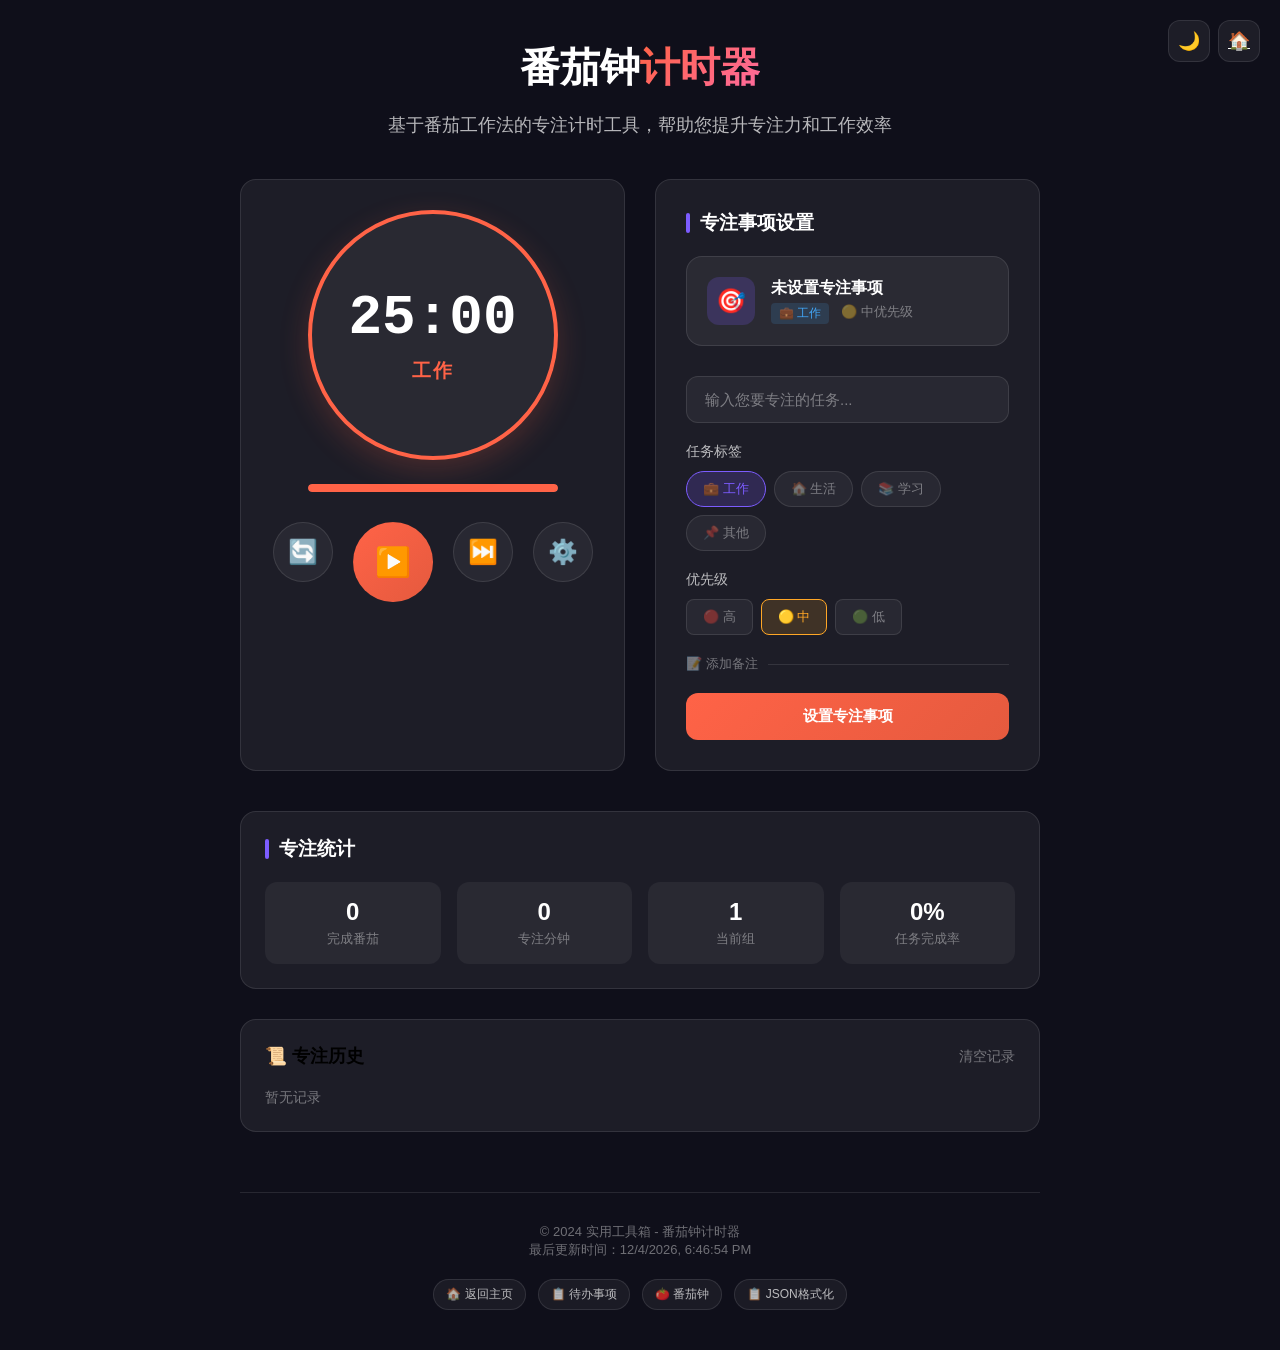
<file: tools/pomodoro-with-tasks.html>
<!DOCTYPE html>
<html lang="zh-CN">
<head>
    <meta charset="UTF-8">
    <meta name="viewport" content="width=device-width, initial-scale=1.0">
    <title>番茄钟计时器 - 专注事项管理</title>
    <style>
        /* CSS变量 - 参考待办事项网页的颜色系统 */
        :root {
            --bg-primary: #0f0f1a;
            --bg-secondary: rgba(255,255,255,0.05);
            --bg-card: rgba(255,255,255,0.06);
            --border: rgba(255,255,255,0.1);
            --text-primary: #fff;
            --text-secondary: rgba(255,255,255,0.7);
            --text-muted: rgba(255,255,255,0.4);
            --accent: #7c5cff;
            --accent-light: rgba(124, 92, 255, 0.2);
            --danger: #ff6b6b;
            --warning: #ffa726;
            --success: #66bb6a;
            --info: #42a5f5;
            
            /* 番茄钟专用颜色 */
            --work-color: #FF6347;    /* 工作状态 - 番茄红 */
            --break-color: #4CAF50;   /* 休息状态 - 绿色 */
            --long-break-color: #2196F3; /* 长休息 - 蓝色 */
        }

        :root.light {
            --bg-primary: #f0f2f5;
            --bg-secondary: rgba(0,0,0,0.04);
            --bg-card: rgba(255,255,255,0.95);
            --border: rgba(0,0,0,0.08);
            --text-primary: #1a1a2e;
            --text-secondary: rgba(0,0,0,0.65);
            --text-muted: rgba(0,0,0,0.35);
            --accent: #6c4cff;
            --accent-light: rgba(108, 76, 255, 0.1);
            --danger: #ff4757;
            --warning: #ff9100;
            --success: #2ed573;
            --info: #1e88e5;
        }

        /* 重置与基础样式 */
        * {
            margin: 0;
            padding: 0;
            box-sizing: border-box;
        }

        body {
            font-family: -apple-system, BlinkMacSystemFont, "Segoe UI", Roboto, "PingFang SC", "Microsoft YaHei", sans-serif;
            min-height: 100vh;
            background: var(--bg-primary);
            padding: 40px 20px;
            transition: background 0.3s;
        }

        /* 主容器 */
        .container {
            max-width: 800px;
            margin: 0 auto;
        }

        /* 主题切换按钮 - 与待办事项网页一致 */
        .theme-toggle {
            position: fixed;
            top: 20px;
            right: 20px;
            z-index: 100;
            display: flex;
            gap: 8px;
        }

        .tool-btn {
            width: 42px;
            height: 42px;
            border-radius: 12px;
            border: 1px solid var(--border);
            background: var(--bg-card);
            font-size: 18px;
            cursor: pointer;
            display: flex;
            align-items: center;
            justify-content: center;
            transition: transform 0.2s;
            color: var(--text-primary);
        }

        .tool-btn:hover {
            transform: scale(1.05);
        }

        /* 头部 - 与待办事项网页一致 */
        .header {
            text-align: center;
            margin-bottom: 40px;
        }

        .header h1 {
            font-size: 2.5rem;
            font-weight: 700;
            color: var(--text-primary);
            margin-bottom: 16px;
        }

        .header h1 span {
            background: linear-gradient(135deg, #FF6347, #ff6b9d);
            -webkit-background-clip: text;
            -webkit-text-fill-color: transparent;
        }

        .header p {
            font-size: 1.1rem;
            color: var(--text-secondary);
            max-width: 600px;
            margin: 0 auto;
            line-height: 1.6;
        }

        /* 主要内容布局 */
        .main-content {
            display: grid;
            grid-template-columns: 1fr 1fr;
            gap: 30px;
            margin-bottom: 40px;
        }

        @media (max-width: 768px) {
            .main-content {
                grid-template-columns: 1fr;
            }
        }

        /* 计时器部分 */
        .timer-section {
            background: var(--bg-card);
            border: 1px solid var(--border);
            border-radius: 16px;
            padding: 30px;
            text-align: center;
        }

        .timer-circle {
            width: 250px;
            height: 250px;
            border-radius: 50%;
            margin: 0 auto 24px;
            display: flex;
            flex-direction: column;
            justify-content: center;
            align-items: center;
            position: relative;
            background: var(--bg-secondary);
            box-shadow: 0 10px 30px rgba(0, 0, 0, 0.1);
            transition: all 0.5s ease;
        }

        .timer-circle.work {
            border: 4px solid var(--work-color);
            box-shadow: 0 10px 30px rgba(255, 99, 71, 0.2);
        }

        .timer-circle.break {
            border: 4px solid var(--break-color);
            box-shadow: 0 10px 30px rgba(76, 175, 80, 0.2);
        }

        .timer-circle.long-break {
            border: 4px solid var(--long-break-color);
            box-shadow: 0 10px 30px rgba(33, 150, 243, 0.2);
        }

        .timer-time {
            font-size: 3.5rem;
            font-weight: 700;
            font-family: 'Courier New', monospace;
            color: var(--text-primary);
            margin-bottom: 8px;
        }

        .timer-status {
            font-size: 1.2rem;
            font-weight: 600;
            text-transform: uppercase;
            letter-spacing: 2px;
        }

        .timer-status.work {
            color: var(--work-color);
        }

        .timer-status.break {
            color: var(--break-color);
        }

        .timer-status.long-break {
            color: var(--long-break-color);
        }

        /* 进度条 */
        .progress-bar {
            width: 100%;
            max-width: 250px;
            height: 8px;
            background: var(--border);
            border-radius: 4px;
            margin: 20px auto;
            overflow: hidden;
        }

        .progress-fill {
            height: 100%;
            border-radius: 4px;
            transition: width 0.5s ease;
        }

        .progress-fill.work {
            background: var(--work-color);
        }

        .progress-fill.break {
            background: var(--break-color);
        }

        .progress-fill.long-break {
            background: var(--long-break-color);
        }

        /* 控制按钮 */
        .controls {
            display: flex;
            justify-content: center;
            gap: 20px;
            margin-top: 30px;
        }

        .control-btn {
            background: var(--bg-secondary);
            border: 1px solid var(--border);
            width: 60px;
            height: 60px;
            border-radius: 50%;
            cursor: pointer;
            transition: all 0.3s ease;
            display: flex;
            align-items: center;
            justify-content: center;
            font-size: 1.5rem;
            color: var(--text-primary);
        }

        .control-btn:hover {
            transform: translateY(-3px);
            border-color: var(--accent);
            background: var(--accent-light);
        }

        .control-btn:active {
            transform: translateY(0);
        }

        .control-btn.primary {
            background: linear-gradient(135deg, #FF6347, #E55A3E);
            border-color: transparent;
            color: white;
            width: 80px;
            height: 80px;
            font-size: 1.8rem;
        }

        .control-btn.primary:hover {
            box-shadow: 0 8px 25px rgba(255, 99, 71, 0.4);
        }

        /* 专注事项设置部分 */
        .task-section {
            background: var(--bg-card);
            border: 1px solid var(--border);
            border-radius: 16px;
            padding: 30px;
        }

        .section-title {
            font-size: 1.2rem;
            font-weight: 600;
            color: var(--text-primary);
            margin-bottom: 20px;
            display: flex;
            align-items: center;
            gap: 10px;
        }

        .section-title::before {
            content: '';
            width: 4px;
            height: 20px;
            background: var(--accent);
            border-radius: 2px;
        }

        /* 任务输入 */
        .task-input-group {
            margin-bottom: 20px;
        }

        .task-input {
            width: 100%;
            padding: 14px 18px;
            background: var(--bg-secondary);
            border: 1px solid var(--border);
            border-radius: 12px;
            color: var(--text-primary);
            font-size: 15px;
            font-family: inherit;
            outline: none;
            transition: border-color 0.2s;
        }

        .task-input::placeholder {
            color: var(--text-muted);
        }

        .task-input:focus {
            border-color: var(--accent);
        }

        /* 标签选择 */
        .tag-selection {
            margin-bottom: 20px;
        }

        .tag-label {
            font-size: 14px;
            color: var(--text-secondary);
            margin-bottom: 10px;
            display: block;
        }

        .tag-buttons {
            display: flex;
            gap: 8px;
            flex-wrap: wrap;
        }

        .tag-btn {
            padding: 8px 16px;
            border: 1px solid var(--border);
            border-radius: 20px;
            background: var(--bg-secondary);
            color: var(--text-muted);
            font-size: 13px;
            font-family: inherit;
            cursor: pointer;
            transition: all 0.15s;
        }

        .tag-btn:hover {
            border-color: var(--accent);
            color: var(--text-secondary);
        }

        .tag-btn.active {
            border-color: var(--accent);
            background: var(--accent-light);
            color: var(--accent);
        }

        /* 优先级选择 */
        .priority-selection {
            margin-bottom: 20px;
        }

        .priority-buttons {
            display: flex;
            gap: 8px;
        }

        .priority-btn {
            padding: 8px 16px;
            border: 1px solid var(--border);
            border-radius: 8px;
            background: var(--bg-secondary);
            color: var(--text-muted);
            font-size: 13px;
            font-family: inherit;
            cursor: pointer;
            transition: all 0.15s;
        }

        .priority-btn:hover {
            border-color: var(--accent);
        }

        .priority-btn.active.high {
            border-color: var(--danger);
            background: rgba(255,107,107,0.15);
            color: var(--danger);
        }

        .priority-btn.active.medium {
            border-color: var(--warning);
            background: rgba(255,167,38,0.15);
            color: var(--warning);
        }

        .priority-btn.active.low {
            border-color: var(--success);
            background: rgba(102,187,106,0.15);
            color: var(--success);
        }

        /* 任务备注 */
        .task-note {
            margin-bottom: 20px;
        }

        .note-toggle {
            display: flex;
            align-items: center;
            gap: 10px;
            margin-bottom: 10px;
        }

        .note-toggle button {
            border: none;
            background: transparent;
            color: var(--text-muted);
            font-size: 13px;
            font-family: inherit;
            cursor: pointer;
        }

        .note-toggle button:hover {
            color: var(--accent);
        }

        .note-toggle .line {
            flex: 1;
            height: 1px;
            background: var(--border);
        }

        .note-input {
            width: 100%;
            padding: 12px 18px;
            background: var(--bg-secondary);
            border: 1px solid var(--border);
            border-radius: 12px;
            color: var(--text-primary);
            font-size: 13px;
            font-family: inherit;
            outline: none;
            resize: vertical;
            min-height: 60px;
            display: none;
        }

        .note-input.show {
            display: block;
        }

        .note-input::placeholder {
            color: var(--text-muted);
        }

        .note-input:focus {
            border-color: var(--accent);
        }

        /* 专注统计 */
        .focus-stats {
            background: var(--bg-card);
            border: 1px solid var(--border);
            border-radius: 16px;
            padding: 24px;
            margin-bottom: 30px;
        }

        .stats-grid {
            display: grid;
            grid-template-columns: repeat(4, 1fr);
            gap: 16px;
        }

        .stat-item {
            background: var(--bg-secondary);
            border-radius: 12px;
            padding: 16px;
            text-align: center;
        }

        .stat-value {
            font-size: 24px;
            font-weight: 600;
            color: var(--text-primary);
            margin-bottom: 4px;
        }

        .stat-label {
            font-size: 13px;
            color: var(--text-muted);
        }

        /* 当前任务显示 */
        .current-task {
            background: var(--bg-card);
            border: 1px solid var(--border);
            border-radius: 16px;
            padding: 20px;
            margin-bottom: 30px;
            display: flex;
            align-items: center;
            gap: 16px;
        }

        .task-icon {
            width: 48px;
            height: 48px;
            border-radius: 12px;
            background: var(--accent-light);
            display: flex;
            align-items: center;
            justify-content: center;
            font-size: 24px;
        }

        .task-info {
            flex: 1;
        }

        .task-name {
            font-size: 16px;
            font-weight: 600;
            color: var(--text-primary);
            margin-bottom: 4px;
        }

        .task-meta {
            font-size: 13px;
            color: var(--text-muted);
            display: flex;
            gap: 12px;
        }

        .task-tag {
            padding: 2px 8px;
            border-radius: 4px;
            font-size: 12px;
        }

        .task-tag.work {
            background: rgba(66,165,245,0.15);
            color: var(--info);
        }

        .task-tag.life {
            background: rgba(255,167,38,0.15);
            color: var(--warning);
        }

        .task-tag.study {
            background: rgba(102,187,106,0.15);
            color: var(--success);
        }

        .task-tag.other {
            background: var(--accent-light);
            color: var(--accent);
        }

        /* 设置弹窗 */
        .modal-overlay {
            position: fixed;
            top: 0;
            left: 0;
            right: 0;
            bottom: 0;
            background: rgba(0,0,0,0.6);
            display: flex;
            align-items: center;
            justify-content: center;
            z-index: 1000;
            opacity: 0;
            visibility: hidden;
            transition: all 0.2s;
        }

        .modal-overlay.active {
            opacity: 1;
            visibility: visible;
        }

        .modal {
            background: var(--bg-card);
            border: 1px solid var(--border);
            border-radius: 20px;
            padding: 28px;
            width: 90%;
            max-width: 500px;
            max-height: 90vh;
            overflow-y: auto;
        }

        .modal h3 {
            margin-bottom: 24px;
            color: var(--text-primary);
            font-size: 20px;
            font-weight: 600;
            display: flex;
            align-items: center;
            gap: 10px;
        }

        .modal h3::before {
            content: '';
            width: 4px;
            height: 20px;
            background: var(--accent);
            border-radius: 2px;
        }

        .form-group {
            margin-bottom: 20px;
        }

        .form-group label {
            display: block;
            margin-bottom: 10px;
            font-size: 14px;
            color: var(--text-secondary);
            font-weight: 500;
        }

        .form-group input {
            width: 100%;
            padding: 12px 16px;
            background: var(--bg-secondary);
            border: 1px solid var(--border);
            border-radius: 12px;
            color: var(--text-primary);
            font-size: 14px;
            font-family: inherit;
            outline: none;
        }

        .form-group input:focus {
            border-color: var(--accent);
        }

        .form-group .input-hint {
            font-size: 12px;
            color: var(--text-muted);
            margin-top: 6px;
        }

        .form-options {
            display: flex;
            gap: 8px;
            flex-wrap: wrap;
        }

        .form-options .opt-btn {
            flex: 1;
            text-align: center;
            min-width: 80px;
            padding: 10px 16px;
            border: 1px solid var(--border);
            border-radius: 8px;
            background: var(--bg-secondary);
            color: var(--text-muted);
            font-size: 13px;
            font-family: inherit;
            cursor: pointer;
            transition: all 0.15s;
        }

        .form-options .opt-btn:hover {
            border-color: var(--accent);
            color: var(--text-secondary);
        }

        .form-options .opt-btn.active {
            border-color: var(--accent);
            background: var(--accent-light);
            color: var(--accent);
        }

        .modal-actions {
            display: flex;
            gap: 12px;
            margin-top: 28px;
            justify-content: flex-end;
        }

        .modal-btn {
            padding: 12px 24px;
            border: 1px solid var(--border);
            border-radius: 10px;
            background: var(--bg-secondary);
            color: var(--text-primary);
            font-size: 14px;
            font-family: inherit;
            cursor: pointer;
        }

        .modal-btn.primary {
            background: var(--accent);
            border-color: transparent;
            color: white;
        }

        .modal-btn.primary:hover {
            box-shadow: 0 4px 15px rgba(124, 92, 255, 0.4);
        }

        /* 设置按钮 */
        .settings-btn {
            background: var(--bg-secondary);
            border: 1px solid var(--border);
            width: 60px;
            height: 60px;
            border-radius: 50%;
            cursor: pointer;
            transition: all 0.3s ease;
            display: flex;
            align-items: center;
            justify-content: center;
            font-size: 1.5rem;
            color: var(--text-primary);
        }

        .settings-btn:hover {
            transform: translateY(-3px);
            border-color: var(--accent);
            background: var(--accent-light);
        }

        /* 历史记录 */
        .history-section {
            background: var(--bg-card);
            border: 1px solid var(--border);
            border-radius: 16px;
            padding: 24px;
            margin-bottom: 30px;
        }

        .history-title {
            font-size: 1.1rem;
            font-weight: 600;
            margin-bottom: 20px;
            display: flex;
            justify-content: space-between;
            align-items: center;
        }

        .clear-history {
            background: none;
            border: none;
            color: var(--text-muted);
            cursor: pointer;
            font-size: 0.9rem;
        }

        .clear-history:hover {
            color: var(--danger);
        }

        .history-list {
            display: flex;
            flex-wrap: wrap;
            gap: 12px;
        }

        .history-item {
            background: var(--bg-secondary);
            padding: 12px 16px;
            border-radius: 12px;
            font-size: 0.85rem;
            cursor: pointer;
            transition: all 0.2s ease;
            border: 1px solid var(--border);
            max-width: 200px;
        }

        .history-item:hover {
            border-color: var(--accent);
            background: var(--accent-light);
        }

        .history-item .history-task {
            font-weight: 500;
            color: var(--text-primary);
            margin-bottom: 4px;
            white-space: nowrap;
            overflow: hidden;
            text-overflow: ellipsis;
        }

        .history-item .history-time {
            color: var(--text-muted);
            font-size: 0.8rem;
        }

        /* 页脚 - 与待办事项网页一致 */
        .footer {
            text-align: center;
            margin-top: 60px;
            padding-top: 30px;
            border-top: 1px solid var(--border);
            color: var(--text-muted);
            font-size: 13px;
        }

        .quick-links {
            display: flex;
            justify-content: center;
            gap: 12px;
            margin-top: 20px;
            flex-wrap: wrap;
        }

        .quick-link {
            padding: 6px 12px;
            background: var(--bg-secondary);
            border: 1px solid var(--border);
            border-radius: 20px;
            color: var(--text-secondary);
            text-decoration: none;
            font-size: 12px;
            transition: all 0.2s;
        }

        .quick-link:hover {
            background: var(--accent-light);
            border-color: var(--accent);
            color: var(--accent);
        }

        /* 动画 */
        @keyframes pulse {
            0% {
                transform: scale(1);
            }
            50% {
                transform: scale(1.05);
            }
            100% {
                transform: scale(1);
            }
        }

        .pulse-animation {
            animation: pulse 0.5s ease;
        }

        /* 响应式调整 */
        @media (max-width: 768px) {
            body {
                padding: 20px 15px;
            }
            
            .header h1 {
                font-size: 2rem;
            }
            
            .timer-circle {
                width: 200px;
                height: 200px;
            }
            
            .timer-time {
                font-size: 2.5rem;
            }
            
            .control-btn {
                width: 50px;
                height: 50px;
                font-size: 1.2rem;
            }
            
            .control-btn.primary {
                width: 65px;
                height: 65px;
                font-size: 1.5rem;
            }
            
            .stats-grid {
                grid-template-columns: repeat(2, 1fr);
            }
            
            .theme-toggle {
                top: 10px;
                right: 10px;
            }
            
            .tool-btn {
                width: 38px;
                height: 38px;
                font-size: 16px;
            }
            
            .settings-btn {
                width: 50px;
                height: 50px;
                font-size: 1.2rem;
            }
        }

        @media (max-width: 480px) {
            .header h1 {
                font-size: 1.8rem;
            }
            
            .timer-circle {
                width: 180px;
                height: 180px;
            }
            
            .timer-time {
                font-size: 2rem;
            }
            
            .tag-buttons {
                flex-direction: column;
            }
            
            .priority-buttons {
                flex-direction: column;
            }
            
            .current-task {
                flex-direction: column;
                text-align: center;
            }
            
            .task-meta {
                justify-content: center;
            }
            
            .modal {
                width: 95%;
                padding: 20px;
            }
            
            .form-options {
                flex-direction: column;
            }
        }
    </style>
</head>
<body>
    <!-- 主题切换按钮 - 与待办事项网页一致 -->
    <div class="theme-toggle">
        <button class="tool-btn" onclick="toggleTheme()" id="themeBtn" title="切换主题">🌙</button>
        <a href="../index.html" class="tool-btn" title="返回首页">🏠</a>
    </div>
    
    <div class="container">
        <!-- 头部 - 与待办事项网页一致 -->
        <div class="header">
            <h1>番茄钟<span>计时器</span></h1>
            <p>基于番茄工作法的专注计时工具，帮助您提升专注力和工作效率</p>
        </div>

        <!-- 主要内容布局 -->
        <div class="main-content">
            <!-- 计时器部分 -->
            <div class="timer-section">
                <div class="timer-circle work" id="timerCircle">
                    <div class="timer-time" id="timerTime">25:00</div>
                    <div class="timer-status work" id="timerStatus">工作</div>
                </div>
                
                <!-- 进度条 -->
                <div class="progress-bar">
                    <div class="progress-fill work" id="progressFill" style="width: 100%"></div>
                </div>
                
                <!-- 控制按钮 -->
                <div class="controls">
                    <button class="control-btn" id="resetBtn" title="重置">
                        🔄
                    </button>
                    <button class="control-btn primary" id="startPauseBtn" title="开始/暂停">
                        ▶️
                    </button>
                    <button class="control-btn" id="skipBtn" title="跳过">
                        ⏭️
                    </button>
                    <button class="settings-btn" id="settingsBtn" title="设置">
                        ⚙️
                    </button>
                </div>
            </div>

            <!-- 专注事项设置部分 -->
            <div class="task-section">
                <div class="section-title">专注事项设置</div>
                
                <!-- 当前任务显示 -->
                <div class="current-task" id="currentTaskDisplay">
                    <div class="task-icon">🎯</div>
                    <div class="task-info">
                        <div class="task-name" id="currentTaskName">未设置专注事项</div>
                        <div class="task-meta">
                            <span class="task-tag" id="currentTaskTag">请选择任务</span>
                            <span id="currentTaskPriority"></span>
                        </div>
                    </div>
                </div>
                
                <!-- 任务输入 -->
                <div class="task-input-group">
                    <input type="text" class="task-input" id="taskInput" placeholder="输入您要专注的任务...">
                </div>
                
                <!-- 标签选择 -->
                <div class="tag-selection">
                    <label class="tag-label">任务标签</label>
                    <div class="tag-buttons">
                        <button class="tag-btn active" data-tag="work" onclick="selectTag(this)">💼 工作</button>
                        <button class="tag-btn" data-tag="life" onclick="selectTag(this)">🏠 生活</button>
                        <button class="tag-btn" data-tag="study" onclick="selectTag(this)">📚 学习</button>
                        <button class="tag-btn" data-tag="other" onclick="selectTag(this)">📌 其他</button>
                    </div>
                </div>
                
                <!-- 优先级选择 -->
                <div class="priority-selection">
                    <label class="tag-label">优先级</label>
                    <div class="priority-buttons">
                        <button class="priority-btn high" data-priority="high" onclick="selectPriority(this)">🔴 高</button>
                        <button class="priority-btn medium active" data-priority="medium" onclick="selectPriority(this)">🟡 中</button>
                        <button class="priority-btn low" data-priority="low" onclick="selectPriority(this)">🟢 低</button>
                    </div>
                </div>
                
                <!-- 任务备注 -->
                <div class="task-note">
                    <div class="note-toggle">
                        <button onclick="toggleNoteInput()">📝 添加备注</button>
                        <div class="line"></div>
                    </div>
                    <textarea class="note-input" id="noteInput" placeholder="添加任务备注信息..."></textarea>
                </div>
                
                <!-- 设置按钮 -->
                <button class="add-btn" onclick="setFocusTask()" style="width: 100%; padding: 14px; background: linear-gradient(135deg, #FF6347, #E55A3E); border: none; border-radius: 12px; color: white; font-size: 15px; font-weight: 600; cursor: pointer; transition: all 0.2s;">
                    设置专注事项
                </button>
            </div>
        </div>

        <!-- 专注统计 -->
        <div class="focus-stats">
            <div class="section-title">专注统计</div>
            <div class="stats-grid">
                <div class="stat-item">
                    <div class="stat-value" id="completedPomodoros">0</div>
                    <div class="stat-label">完成番茄</div>
                </div>
                <div class="stat-item">
                    <div class="stat-value" id="totalFocusTime">0</div>
                    <div class="stat-label">专注分钟</div>
                </div>
                <div class="stat-item">
                    <div class="stat-value" id="currentSet">1</div>
                    <div class="stat-label">当前组</div>
                </div>
                <div class="stat-item">
                    <div class="stat-value" id="taskCompletionRate">0%</div>
                    <div class="stat-label">任务完成率</div>
                </div>
            </div>
        </div>

        <!-- 历史记录 -->
        <div class="history-section">
            <div class="history-title">
                <span>📜 专注历史</span>
                <button class="clear-history" id="clearHistory">清空记录</button>
            </div>
            <div class="history-list" id="historyList">
                <!-- 动态填充 -->
            </div>
        </div>

        <!-- 页脚 - 与待办事项网页一致 -->
        <div class="footer">
            <p>© 2024 实用工具箱 - 番茄钟计时器</p>
            <p>最后更新时间：<span id="lastUpdate"></span></p>
            <div class="quick-links">
                <a href="index.html" class="quick-link">🏠 返回主页</a>
                <a href="todo-list.html" class="quick-link">📋 待办事项</a>
                <a href="pomodoro-timer.html" class="quick-link">🍅 番茄钟</a>
                <a href="tools/json-formatter.html" class="quick-link">📋 JSON格式化</a>
            </div>
        </div>
    </div>

    <!-- 设置弹窗 -->
    <div class="modal-overlay" id="settingsModal">
        <div class="modal">
            <h3>⚙️ 时间设置</h3>
            
            <div class="form-group">
                <label>工作时间（分钟）</label>
                <input type="number" id="workTimeInput" min="1" max="120" value="25">
                <div class="input-hint">建议设置为25分钟，这是番茄工作法的标准时间</div>
            </div>
            
            <div class="form-group">
                <label>短休息时间（分钟）</label>
                <input type="number" id="breakTimeInput" min="1" max="30" value="5">
                <div class="input-hint">建议设置为5分钟，短暂休息有助于恢复精力</div>
            </div>
            
            <div class="form-group">
                <label>长休息时间（分钟）</label>
                <input type="number" id="longBreakTimeInput" min="1" max="60" value="15">
                <div class="input-hint">建议设置为15分钟，长时间工作后需要充分休息</div>
            </div>
            
            <div class="form-group">
                <label>长休息间隔（番茄数）</label>
                <input type="number" id="longBreakIntervalInput" min="2" max="10" value="4">
                <div class="input-hint">建议设置为4，每完成4个番茄后进入长休息</div>
            </div>
            
            <div class="form-group">
                <label>声音提示</label>
                <div class="form-options">
                    <button class="opt-btn active" data-sound="true" onclick="selectSoundOption(this)">开启</button>
                    <button class="opt-btn" data-sound="false" onclick="selectSoundOption(this)">关闭</button>
                </div>
            </div>
            
            <div class="modal-actions">
                <button class="modal-btn" onclick="closeModal('settingsModal')">取消</button>
                <button class="modal-btn primary" onclick="saveSettings()">保存设置</button>
            </div>
        </div>
    </div>

    <script>
        // 番茄钟应用状态
        const pomodoroApp = {
            // 计时器状态
            timerState: {
                isRunning: false,
                isPaused: false,
                currentTime: 25 * 60, // 以秒为单位
                totalTime: 25 * 60,
                currentMode: 'work', // 'work', 'break', 'longBreak'
                intervalId: null,
                completedPomodoros: 0,
                currentSet: 1
            },
            
            // 当前专注任务
            currentTask: {
                name: '',
                tag: 'work',
                priority: 'medium',
                note: '',
                startTime: null
            },
            
            // 设置
            settings: {
                workTime: 25, // 分钟
                breakTime: 5,
                longBreakTime: 15,
                longBreakInterval: 4,
                soundEnabled: true
            },
            
            // 统计
            stats: {
                todayPomodoros: 0,
                todayFocusTime: 0,
                todayBreakTime: 0,
                taskCompletionRate: 0,
                lastDate: new Date().toDateString()
            },
            
            // 历史记录
            history: JSON.parse(localStorage.getItem('pomodoroHistory')) || [],
            
            // DOM元素引用
            elements: {
                timerTime: document.getElementById('timerTime'),
                timerStatus: document.getElementById('timerStatus'),
                timerCircle: document.getElementById('timerCircle'),
                progressFill: document.getElementById('progressFill'),
                startPauseBtn: document.getElementById('startPauseBtn'),
                resetBtn: document.getElementById('resetBtn'),
                skipBtn: document.getElementById('skipBtn'),
                settingsBtn: document.getElementById('settingsBtn'),
                completedPomodoros: document.getElementById('completedPomodoros'),
                currentSet: document.getElementById('currentSet'),
                totalFocusTime: document.getElementById('totalFocusTime'),
                taskCompletionRate: document.getElementById('taskCompletionRate'),
                currentTaskName: document.getElementById('currentTaskName'),
                currentTaskTag: document.getElementById('currentTaskTag'),
                currentTaskPriority: document.getElementById('currentTaskPriority'),
                historyList: document.getElementById('historyList'),
                clearHistory: document.getElementById('clearHistory'),
                lastUpdate: document.getElementById('lastUpdate')
            },
            
            // 初始化应用
            init: function() {
                this.loadSettings();
                this.loadStats();
                this.setupEventListeners();
                this.updateDisplay();
                this.updateStatsDisplay();
                this.updateCurrentTaskDisplay();
                this.renderHistory();
                this.checkDateChange();
                this.loadSettingsToUI();
                
                // 设置最后更新时间
                this.elements.lastUpdate.textContent = new Date().toLocaleString();
            },
            
            // 加载设置
            loadSettings: function() {
                const savedSettings = localStorage.getItem('pomodoroSettings');
                if (savedSettings) {
                    try {
                        const parsed = JSON.parse(savedSettings);
                        this.settings = { ...this.settings, ...parsed };
                    } catch (e) {
                        console.error('加载设置失败:', e);
                    }
                }
                
                // 更新计时器
                this.timerState.totalTime = this.settings.workTime * 60;
                this.timerState.currentTime = this.settings.workTime * 60;
            },
            
            // 保存设置
            saveSettings: function() {
                localStorage.setItem('pomodoroSettings', JSON.stringify(this.settings));
            },
            
            // 加载设置到UI
            loadSettingsToUI: function() {
                document.getElementById('workTimeInput').value = this.settings.workTime;
                document.getElementById('breakTimeInput').value = this.settings.breakTime;
                document.getElementById('longBreakTimeInput').value = this.settings.longBreakTime;
                document.getElementById('longBreakIntervalInput').value = this.settings.longBreakInterval;
                
                // 更新声音设置按钮
                document.querySelectorAll('.form-options .opt-btn').forEach(btn => {
                    btn.classList.remove('active');
                    if (btn.dataset.sound === String(this.settings.soundEnabled)) {
                        btn.classList.add('active');
                    }
                });
            },
            
            // 加载统计
            loadStats: function() {
                const savedStats = localStorage.getItem('pomodoroStats');
                if (savedStats) {
                    try {
                        const parsed = JSON.parse(savedStats);
                        this.stats = { ...this.stats, ...parsed };
                    } catch (e) {
                        console.error('加载统计失败:', e);
                    }
                }
            },
            
            // 保存统计
            saveStats: function() {
                localStorage.setItem('pomodoroStats', JSON.stringify(this.stats));
            },
            
            // 检查日期变化，重置每日统计
            checkDateChange: function() {
                const today = new Date().toDateString();
                if (this.stats.lastDate !== today) {
                    this.stats.todayPomodoros = 0;
                    this.stats.todayFocusTime = 0;
                    this.stats.todayBreakTime = 0;
                    this.stats.lastDate = today;
                    this.saveStats();
                    this.updateStatsDisplay();
                }
            },
            
            // 设置事件监听器
            setupEventListeners: function() {
                // 开始/暂停按钮
                this.elements.startPauseBtn.addEventListener('click', () => {
                    this.toggleTimer();
                });
                
                // 重置按钮
                this.elements.resetBtn.addEventListener('click', () => {
                    this.resetTimer();
                });
                
                // 跳过按钮
                this.elements.skipBtn.addEventListener('click', () => {
                    this.skipToNext();
                });
                
                // 设置按钮
                this.elements.settingsBtn.addEventListener('click', () => {
                    this.openSettingsModal();
                });
                
                // 清空历史记录
                this.elements.clearHistory.addEventListener('click', () => {
                    this.clearHistory();
                });
                
                // 键盘快捷键
                document.addEventListener('keydown', (e) => {
                    if (e.code === 'Space') {
                        e.preventDefault();
                        this.toggleTimer();
                    } else if (e.code === 'KeyR') {
                        this.resetTimer();
                    } else if (e.code === 'KeyS') {
                        this.skipToNext();
                    }
                });
            },
            
            // 切换计时器状态
            toggleTimer: function() {
                if (this.timerState.isRunning) {
                    this.pauseTimer();
                } else {
                    this.startTimer();
                }
            },
            
            // 开始计时
            startTimer: function() {
                if (this.timerState.isRunning) return;
                
                // 如果没有设置专注任务，提示用户
                if (!this.currentTask.name && this.timerState.currentMode === 'work') {
                    const taskName = document.getElementById('taskInput').value.trim();
                    if (taskName) {
                        this.setFocusTask();
                    } else {
                        alert('请先设置专注事项！');
                        document.getElementById('taskInput').focus();
                        return;
                    }
                }
                
                this.timerState.isRunning = true;
                this.timerState.isPaused = false;
                this.elements.startPauseBtn.innerHTML = '⏸️';
                this.elements.startPauseBtn.title = '暂停';
                
                // 记录开始时间
                if (this.timerState.currentMode === 'work' && !this.currentTask.startTime) {
                    this.currentTask.startTime = new Date();
                }
                
                this.timerState.intervalId = setInterval(() => {
                    this.tick();
                }, 1000);
                
                // 添加脉冲动画
                this.elements.timerCircle.classList.add('pulse-animation');
                setTimeout(() => {
                    this.elements.timerCircle.classList.remove('pulse-animation');
                }, 500);
            },
            
            // 暂停计时
            pauseTimer: function() {
                if (!this.timerState.isRunning) return;
                
                this.timerState.isRunning = false;
                this.timerState.isPaused = true;
                this.elements.startPauseBtn.innerHTML = '▶️';
                this.elements.startPauseBtn.title = '继续';
                
                clearInterval(this.timerState.intervalId);
            },
            
            // 重置计时
            resetTimer: function() {
                this.pauseTimer();
                this.timerState.isPaused = false;
                this.elements.startPauseBtn.innerHTML = '▶️';
                this.elements.startPauseBtn.title = '开始';
                
                // 根据当前模式设置时间
                let totalTime;
                switch (this.timerState.currentMode) {
                    case 'work':
                        totalTime = this.settings.workTime * 60;
                        break;
                    case 'break':
                        totalTime = this.settings.breakTime * 60;
                        break;
                    case 'longBreak':
                        totalTime = this.settings.longBreakTime * 60;
                        break;
                }
                
                this.timerState.currentTime = totalTime;
                this.timerState.totalTime = totalTime;
                this.updateDisplay();
            },
            
            // 跳到下一个状态
            skipToNext: function() {
                this.pauseTimer();
                this.timerState.isPaused = false;
                this.elements.startPauseBtn.innerHTML = '▶️';
                this.elements.startPauseBtn.title = '开始';
                
                // 切换到下一个状态
                this.switchToNextMode();
                this.updateDisplay();
            },
            
            // 计时器每秒调用
            tick: function() {
                if (this.timerState.currentTime <= 0) {
                    this.timerComplete();
                    return;
                }
                
                this.timerState.currentTime--;
                this.updateDisplay();
                
                // 更新统计
                if (this.timerState.currentMode === 'work') {
                    this.stats.todayFocusTime = (this.stats.todayFocusTime || 0) + (1/60);
                } else {
                    this.stats.todayBreakTime = (this.stats.todayBreakTime || 0) + (1/60);
                }
            },
            
            // 计时器完成
            timerComplete: function() {
                this.pauseTimer();
                
                // 播放声音提示（如果启用）
                this.playCompletionSound();
                
                // 更新统计
                if (this.timerState.currentMode === 'work') {
                    this.timerState.completedPomodoros++;
                    this.stats.todayPomodoros++;
                    this.saveStats();
                    this.updateStatsDisplay();
                    
                    // 添加到历史记录
                    this.addToHistory();
                    
                    // 重置当前任务开始时间
                    this.currentTask.startTime = null;
                }
                
                // 切换到下一个模式
                this.switchToNextMode();
                this.updateDisplay();
            },
            
            // 切换到下一个模式
            switchToNextMode: function() {
                if (this.timerState.currentMode === 'work') {
                    // 工作结束后，检查是否需要长休息
                    if (this.timerState.completedPomodoros % this.settings.longBreakInterval === 0 && 
                        this.timerState.completedPomodoros > 0) {
                        this.timerState.currentMode = 'longBreak';
                        this.timerState.currentTime = this.settings.longBreakTime * 60;
                        this.timerState.totalTime = this.settings.longBreakTime * 60;
                    } else {
                        this.timerState.currentMode = 'break';
                        this.timerState.currentTime = this.settings.breakTime * 60;
                        this.timerState.totalTime = this.settings.breakTime * 60;
                    }
                } else {
                    // 休息结束后，回到工作模式
                    this.timerState.currentMode = 'work';
                    this.timerState.currentTime = this.settings.workTime * 60;
                    this.timerState.totalTime = this.settings.workTime * 60;
                    
                    // 如果完成一个番茄组，更新组数
                    if (this.timerState.currentMode === 'work' && 
                        this.timerState.completedPomodoros > 0 &&
                        this.timerState.completedPomodoros % this.settings.longBreakInterval === 0) {
                        this.timerState.currentSet++;
                    }
                }
            },
            
            // 设置专注任务
            setFocusTask: function() {
                const taskName = document.getElementById('taskInput').value.trim();
                if (!taskName) {
                    alert('请输入专注事项！');
                    document.getElementById('taskInput').focus();
                    return;
                }
                
                // 获取选中的标签
                const activeTag = document.querySelector('.tag-btn.active');
                const tag = activeTag ? activeTag.dataset.tag : 'work';
                
                // 获取选中的优先级
                const activePriority = document.querySelector('.priority-btn.active');
                const priority = activePriority ? activePriority.dataset.priority : 'medium';
                
                // 获取备注
                const note = document.getElementById('noteInput').value.trim();
                
                // 更新当前任务
                this.currentTask = {
                    name: taskName,
                    tag: tag,
                    priority: priority,
                    note: note,
                    startTime: null
                };
                
                // 更新显示
                this.updateCurrentTaskDisplay();
                
                // 清空输入
                document.getElementById('taskInput').value = '';
                document.getElementById('noteInput').value = '';
                document.getElementById('noteInput').classList.remove('show');
                
                // 重置标签和优先级选择
                document.querySelectorAll('.tag-btn').forEach(btn => btn.classList.remove('active'));
                document.querySelector('.tag-btn[data-tag="work"]').classList.add('active');
                
                document.querySelectorAll('.priority-btn').forEach(btn => btn.classList.remove('active'));
                document.querySelector('.priority-btn.medium').classList.add('active');
            },
            
            // 更新当前任务显示
            updateCurrentTaskDisplay: function() {
                const { name, tag, priority, note } = this.currentTask;
                
                this.elements.currentTaskName.textContent = name || '未设置专注事项';
                
                // 更新标签
                const tagLabels = {
                    work: '💼 工作',
                    life: '🏠 生活',
                    study: '📚 学习',
                    other: '📌 其他'
                };
                this.elements.currentTaskTag.textContent = tagLabels[tag] || '请选择任务';
                this.elements.currentTaskTag.className = `task-tag ${tag}`;
                
                // 更新优先级
                const priorityLabels = {
                    high: '🔴 高优先级',
                    medium: '🟡 中优先级',
                    low: '🟢 低优先级'
                };
                this.elements.currentTaskPriority.textContent = priorityLabels[priority] || '';
            },
            
            // 更新显示
            updateDisplay: function() {
                // 更新时间显示
                const minutes = Math.floor(this.timerState.currentTime / 60);
                const seconds = this.timerState.currentTime % 60;
                const timeString = `${minutes.toString().padStart(2, '0')}:${seconds.toString().padStart(2, '0')}`;
                this.elements.timerTime.textContent = timeString;
                
                // 更新状态显示
                let statusText, statusClass;
                switch (this.timerState.currentMode) {
                    case 'work':
                        statusText = '工作';
                        statusClass = 'work';
                        break;
                    case 'break':
                        statusText = '短休息';
                        statusClass = 'break';
                        break;
                    case 'longBreak':
                        statusText = '长休息';
                        statusClass = 'long-break';
                        break;
                }
                
                this.elements.timerStatus.textContent = statusText;
                this.elements.timerStatus.className = `timer-status ${statusClass}`;
                
                // 更新圆形计时器样式
                this.elements.timerCircle.className = `timer-circle ${statusClass}`;
                
                // 更新进度条
                const progressPercentage = (this.timerState.currentTime / this.timerState.totalTime) * 100;
                this.elements.progressFill.style.width = `${progressPercentage}%`;
                this.elements.progressFill.className = `progress-fill ${statusClass}`;
                
                // 更新统计显示
                this.elements.completedPomodoros.textContent = this.timerState.completedPomodoros;
                this.elements.currentSet.textContent = this.timerState.currentSet;
                this.elements.totalFocusTime.textContent = Math.floor(this.stats.todayFocusTime || 0);
                
                // 计算任务完成率
                if (this.currentTask.name) {
                    const completionRate = Math.min(100, Math.floor((this.timerState.completedPomodoros / 4) * 100));
                    this.elements.taskCompletionRate.textContent = `${completionRate}%`;
                    this.stats.taskCompletionRate = completionRate;
                } else {
                    this.elements.taskCompletionRate.textContent = '0%';
                }
            },
            
            // 更新统计显示
            updateStatsDisplay: function() {
                // 统计已经在updateDisplay中更新
            },
            
            // 打开设置弹窗
            openSettingsModal: function() {
                // 暂停计时器（如果正在运行）
                if (this.timerState.isRunning) {
                    this.pauseTimer();
                }
                
                // 加载当前设置到UI
                this.loadSettingsToUI();
                
                // 显示弹窗
                document.getElementById('settingsModal').classList.add('active');
            },
            
            // 保存设置
            saveSettingsToApp: function() {
                // 获取UI中的值
                const workTime = parseInt(document.getElementById('workTimeInput').value) || 25;
                const breakTime = parseInt(document.getElementById('breakTimeInput').value) || 5;
                const longBreakTime = parseInt(document.getElementById('longBreakTimeInput').value) || 15;
                const longBreakInterval = parseInt(document.getElementById('longBreakIntervalInput').value) || 4;
                
                // 验证值范围
                const validatedSettings = {
                    workTime: Math.max(1, Math.min(120, workTime)),
                    breakTime: Math.max(1, Math.min(30, breakTime)),
                    longBreakTime: Math.max(1, Math.min(60, longBreakTime)),
                    longBreakInterval: Math.max(2, Math.min(10, longBreakInterval))
                };
                
                // 更新设置
                this.settings = { ...this.settings, ...validatedSettings };
                
                // 保存设置
                this.saveSettings();
                
                // 更新计时器（如果当前没有在运行）
                if (!this.timerState.isRunning && !this.timerState.isPaused) {
                    this.resetTimer();
                }
                
                // 关闭弹窗
                this.closeModal('settingsModal');
                
                // 更新显示
                this.updateDisplay();
                
                // 显示保存成功提示
                this.showNotification('设置已保存');
            },
            
            // 添加到历史记录
            addToHistory: function() {
                if (!this.currentTask.name) return;
                
                const historyItem = {
                    id: Date.now(),
                    task: this.currentTask.name,
                    tag: this.currentTask.tag,
                    priority: this.currentTask.priority,
                    note: this.currentTask.note,
                    startTime: this.currentTask.startTime,
                    endTime: new Date(),
                    duration: this.settings.workTime
                };
                
                this.history.unshift(historyItem);
                
                // 限制历史记录数量
                if (this.history.length > 20) {
                    this.history.pop();
                }
                
                // 保存到本地存储
                localStorage.setItem('pomodoroHistory', JSON.stringify(this.history));
                
                // 更新UI
                this.renderHistory();
            },
            
            // 渲染历史记录
            renderHistory: function() {
                if (this.history.length === 0) {
                    this.elements.historyList.innerHTML = '<div style="color: var(--text-muted); font-size: 0.9rem;">暂无记录</div>';
                    return;
                }
                
                this.elements.historyList.innerHTML = this.history.slice(0, 10).map(item => {
                    const tagLabels = {
                        work: '💼 工作',
                        life: '🏠 生活',
                        study: '📚 学习',
                        other: '📌 其他'
                    };
                    
                    const startTime = new Date(item.startTime);
                    const timeString = `${startTime.getHours().toString().padStart(2, '0')}:${startTime.getMinutes().toString().padStart(2, '0')}`;
                    
                    return `
                        <div class="history-item" data-id="${item.id}">
                            <div class="history-task">${item.task}</div>
                            <div class="history-time">${timeString} · ${tagLabels[item.tag] || '📌 其他'}</div>
                        </div>
                    `;
                }).join('');
            },
            
            // 清空历史记录
            clearHistory: function() {
                if (confirm('确定要清空所有历史记录吗？')) {
                    this.history = [];
                    localStorage.removeItem('pomodoroHistory');
                    this.renderHistory();
                }
            },
            
            // 关闭弹窗
            closeModal: function(modalId) {
                document.getElementById(modalId).classList.remove('active');
            },
            
            // 显示通知
            showNotification: function(message) {
                // 简单实现，可以替换为更美观的通知组件
                alert(message);
            },
            
            // 播放完成声音
            playCompletionSound: function() {
                if (!this.settings.soundEnabled) return;
                
                // 使用Web Audio API播放简单声音
                try {
                    const audioContext = new (window.AudioContext || window.webkitAudioContext)();
                    const oscillator = audioContext.createOscillator();
                    const gainNode = audioContext.createGain();
                    
                    oscillator.connect(gainNode);
                    gainNode.connect(audioContext.destination);
                    
                    oscillator.frequency.value = 800;
                    oscillator.type = 'sine';
                    
                    gainNode.gain.setValueAtTime(0.3, audioContext.currentTime);
                    gainNode.gain.exponentialRampToValueAtTime(0.01, audioContext.currentTime + 0.5);
                    
                    oscillator.start(audioContext.currentTime);
                    oscillator.stop(audioContext.currentTime + 0.5);
                } catch (e) {
                    console.log('无法播放声音:', e);
                }
            }
        };

        // 全局函数
        function selectTag(btn) {
            document.querySelectorAll('.tag-btn').forEach(b => b.classList.remove('active'));
            btn.classList.add('active');
        }

        function selectPriority(btn) {
            document.querySelectorAll('.priority-btn').forEach(b => b.classList.remove('active'));
            btn.classList.add('active');
        }

        function selectSoundOption(btn) {
            document.querySelectorAll('.form-options .opt-btn').forEach(b => b.classList.remove('active'));
            btn.classList.add('active');
            pomodoroApp.settings.soundEnabled = btn.dataset.sound === 'true';
        }

        function toggleNoteInput() {
            document.getElementById('noteInput').classList.toggle('show');
        }

        function setFocusTask() {
            pomodoroApp.setFocusTask();
        }

        function saveSettings() {
            pomodoroApp.saveSettingsToApp();
        }

        function closeModal(modalId) {
            pomodoroApp.closeModal(modalId);
        }

        // 主题切换功能
        let isDark = true;
        
        function setTheme(light) {
            isDark = !light;
            document.documentElement.classList.toggle('light', light);
            const themeBtn = document.getElementById('themeBtn');
            if (themeBtn) {
                themeBtn.textContent = light ? '☀️' : '🌙';
                themeBtn.title = light ? '切换到深色模式' : '切换到浅色模式';
            }
            localStorage.setItem('theme', light ? 'light' : 'dark');
        }

        function toggleTheme() { 
            setTheme(isDark); 
        }

        // 初始化应用
        document.addEventListener('DOMContentLoaded', function() {
            // 检查保存的主题
            const savedTheme = localStorage.getItem('theme');
            if (savedTheme === 'light') {
                setTheme(true);
            }
            
            // 初始化番茄钟应用
            pomodoroApp.init();
            
            // 为设置弹窗添加点击外部关闭功能
            document.getElementById('settingsModal').addEventListener('click', function(e) {
                if (e.target === this) {
                    pomodoroApp.closeModal('settingsModal');
                }
            });
        });
    </script>
</body>
</html>
</file>
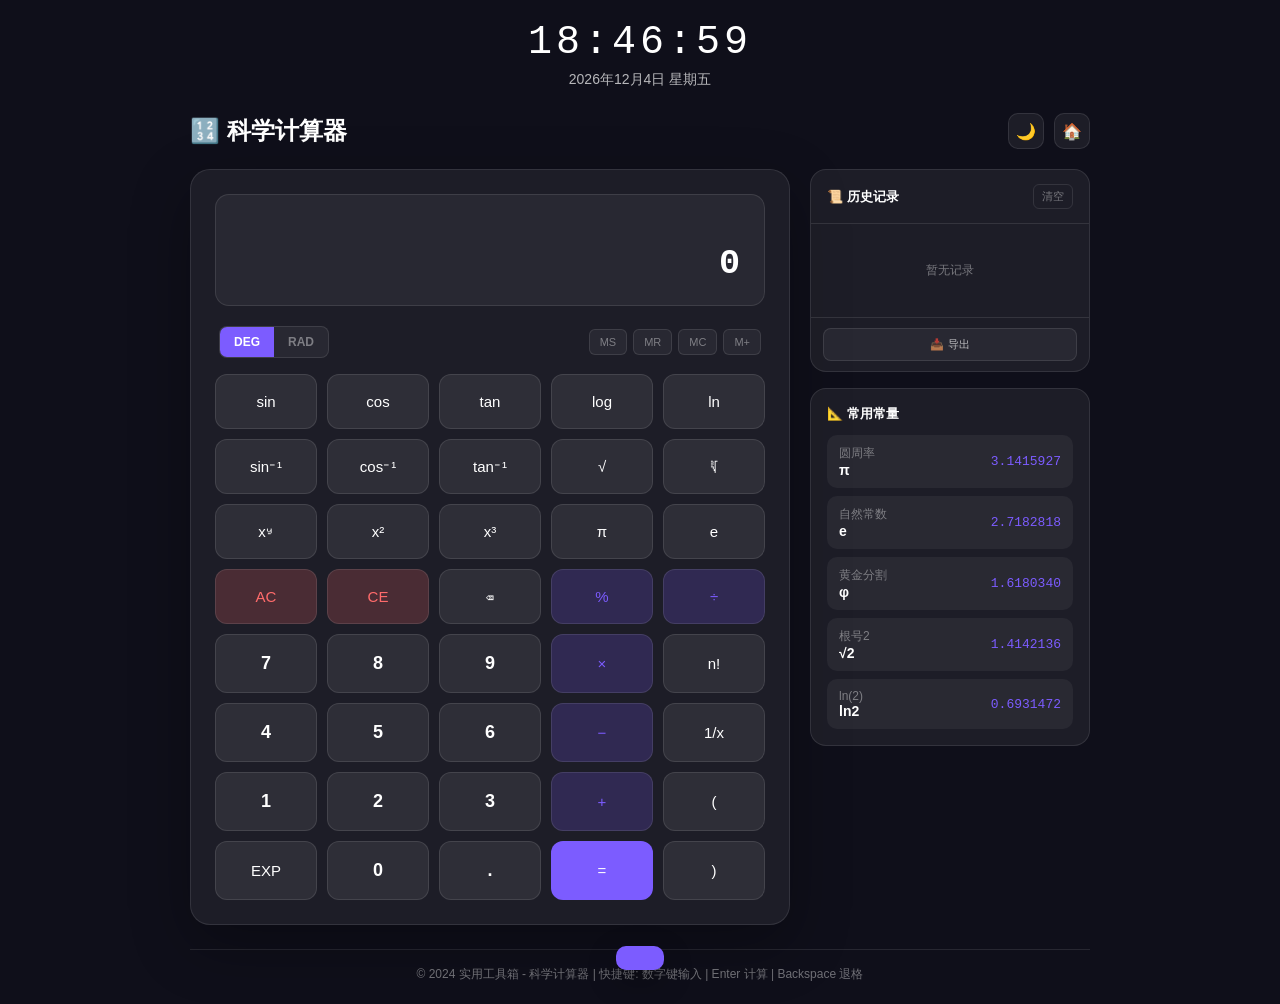
<file: tools/scientific-calculator.html>
<!-- tools/calculator.html -->
<!DOCTYPE html>
<html lang="zh-CN">
<head>
    <meta charset="UTF-8">
    <meta name="viewport" content="width=device-width, initial-scale=1.0">
    <title>科学计算器 - 实用工具箱</title>
    <link rel="stylesheet" href="../css/base.css">
    <style>
        * {
            margin: 0;
            padding: 0;
            box-sizing: border-box;
        }

        :root {
            --bg-primary: #0f0f1a;
            --bg-secondary: rgba(255,255,255,0.05);
            --bg-card: rgba(255,255,255,0.06);
            --border: rgba(255,255,255,0.1);
            --text-primary: #fff;
            --text-secondary: rgba(255,255,255,0.7);
            --text-muted: rgba(255,255,255,0.4);
            --accent: #7c5cff;
            --accent-light: rgba(124, 92, 255, 0.2);
            --success: #66bb6a;
            --warning: #ffa726;
            --danger: #ff6b6b;
            --calc-btn: rgba(255,255,255,0.08);
            --calc-btn-hover: rgba(255,255,255,0.15);
            --calc-btn-active: rgba(255,255,255,0.2);
        }

        :root.light {
            --bg-primary: #f0f2f5;
            --bg-secondary: rgba(0,0,0,0.04);
            --bg-card: rgba(255,255,255,0.95);
            --border: rgba(0,0,0,0.08);
            --text-primary: #1a1a2e;
            --text-secondary: rgba(0,0,0,0.65);
            --text-muted: rgba(0,0,0,0.35);
            --accent: #6c4cff;
            --accent-light: rgba(108, 76, 255, 0.1);
            --calc-btn: rgba(0,0,0,0.06);
            --calc-btn-hover: rgba(0,0,0,0.1);
            --calc-btn-active: rgba(0,0,0,0.15);
        }

        body {
            font-family: -apple-system, BlinkMacSystemFont, "Segoe UI", Roboto, "PingFang SC", "Microsoft YaHei", sans-serif;
            min-height: 100vh;
            background: var(--bg-primary);
            padding: 20px;
            transition: background 0.3s;
        }
        
        .container {
            max-width: 900px;
            margin: 0 auto;
        }
        
        /* 时钟区域 */
        .clock-section {
            text-align: center;
            margin-bottom: 24px;
        }
        
        .clock-time {
            font-family: "SF Mono", "JetBrains Mono", Consolas, monospace;
            font-size: 2.5rem;
            font-weight: 300;
            color: var(--text-primary);
            letter-spacing: 4px;
        }
        
        .clock-date {
            font-size: 14px;
            color: var(--text-secondary);
            margin-top: 6px;
        }
        
        /* 头部 */
        .header {
            display: flex;
            justify-content: space-between;
            align-items: center;
            margin-bottom: 20px;
        }
        
        .header h1 {
            font-size: 1.5rem;
            font-weight: 700;
            color: var(--text-primary);
        }
        
        .header-actions {
            display: flex;
            gap: 10px;
        }
        
        .tool-btn {
            width: 36px;
            height: 36px;
            border-radius: 10px;
            border: 1px solid var(--border);
            background: var(--bg-card);
            color: var(--text-primary);
            font-size: 16px;
            cursor: pointer;
            display: flex;
            align-items: center;
            justify-content: center;
            transition: all 0.2s;
            text-decoration: none;
        }
        
        .tool-btn:hover {
            border-color: var(--accent);
            transform: translateY(-1px);
        }
        
        /* 主内容区 - 左右布局 */
        .main-content {
            display: grid;
            grid-template-columns: 1fr 280px;
            gap: 20px;
            align-items: start;
        }
        
        /* 计算器主体 */
        .calculator {
            background: var(--bg-card);
            border: 1px solid var(--border);
            border-radius: 20px;
            padding: 24px;
            box-shadow: 0 20px 60px rgba(0,0,0,0.3);
        }
        
        /* 显示屏 */
        .display {
            background: var(--bg-secondary);
            border: 1px solid var(--border);
            border-radius: 14px;
            padding: 20px 24px;
            margin-bottom: 20px;
            min-height: 100px;
            display: flex;
            flex-direction: column;
            justify-content: flex-end;
            align-items: flex-end;
        }
        
        .display-expression {
            font-size: 14px;
            color: var(--text-muted);
            min-height: 20px;
            word-break: break-all;
            text-align: right;
            width: 100%;
            margin-bottom: 8px;
        }
        
        .display-result {
            font-size: 2.2rem;
            font-weight: 600;
            color: var(--text-primary);
            font-family: "SF Mono", "JetBrains Mono", Consolas, monospace;
            word-break: break-all;
            text-align: right;
            width: 100%;
            line-height: 1.2;
            transition: font-size 0.2s;
        }
        
        .display-result.small {
            font-size: 1.6rem;
        }
        
        .display-result.xsmall {
            font-size: 1.2rem;
        }
        
        /* 模式切换 */
        .mode-section {
            display: flex;
            justify-content: space-between;
            align-items: center;
            margin-bottom: 16px;
            padding: 0 4px;
        }
        
        .mode-toggle {
            display: flex;
            background: var(--bg-secondary);
            border-radius: 8px;
            overflow: hidden;
            border: 1px solid var(--border);
        }
        
        .mode-btn {
            padding: 8px 14px;
            font-size: 12px;
            font-weight: 600;
            color: var(--text-muted);
            background: transparent;
            border: none;
            cursor: pointer;
            transition: all 0.2s;
        }
        
        .mode-btn.active {
            background: var(--accent);
            color: white;
        }
        
        .memory-buttons {
            display: flex;
            gap: 6px;
        }
        
        .memory-btn {
            padding: 6px 10px;
            font-size: 11px;
            color: var(--text-muted);
            background: var(--bg-secondary);
            border: 1px solid var(--border);
            border-radius: 6px;
            cursor: pointer;
            transition: all 0.2s;
        }
        
        .memory-btn:hover {
            border-color: var(--accent);
            color: var(--accent);
        }
        
        /* 按钮网格 - 更宽敞 */
        .buttons-grid {
            display: grid;
            grid-template-columns: repeat(5, 1fr);
            gap: 10px;
        }
        
        .calc-btn {
            padding: 18px 10px;
            border-radius: 12px;
            border: 1px solid var(--border);
            background: var(--calc-btn);
            color: var(--text-primary);
            font-size: 15px;
            font-weight: 500;
            cursor: pointer;
            transition: all 0.15s;
            display: flex;
            align-items: center;
            justify-content: center;
            user-select: none;
        }
        
        .calc-btn:hover {
            background: var(--calc-btn-hover);
            transform: translateY(-1px);
        }
        
        .calc-btn:active {
            background: var(--calc-btn-active);
            transform: translateY(0);
        }
        
        .calc-btn.operator {
            background: rgba(124, 92, 255, 0.2);
            color: var(--accent);
        }
        
        .calc-btn.operator:hover {
            background: rgba(124, 92, 255, 0.3);
        }
        
        .calc-btn.equals {
            background: var(--accent);
            color: white;
            border-color: transparent;
        }
        
        .calc-btn.equals:hover {
            box-shadow: 0 4px 15px rgba(124, 92, 255, 0.4);
        }
        
        .calc-btn.clear {
            background: rgba(255, 107, 107, 0.2);
            color: var(--danger);
        }
        
        .calc-btn.clear:hover {
            background: rgba(255, 107, 107, 0.3);
        }
        
        .calc-btn.number {
            font-size: 18px;
            font-weight: 600;
        }
        
        /* 右侧面板 */
        .side-panel {
            display: flex;
            flex-direction: column;
            gap: 16px;
        }
        
        /* 历史记录 */
        .history-section {
            background: var(--bg-card);
            border: 1px solid var(--border);
            border-radius: 16px;
            overflow: hidden;
        }
        
        .history-header {
            display: flex;
            justify-content: space-between;
            align-items: center;
            padding: 14px 16px;
            border-bottom: 1px solid var(--border);
        }
        
        .history-title {
            font-size: 13px;
            font-weight: 600;
            color: var(--text-primary);
            display: flex;
            align-items: center;
            gap: 6px;
        }
        
        .history-clear-btn {
            font-size: 11px;
            color: var(--text-muted);
            background: transparent;
            border: 1px solid var(--border);
            border-radius: 6px;
            padding: 4px 8px;
            cursor: pointer;
            transition: all 0.2s;
        }
        
        .history-clear-btn:hover {
            border-color: var(--danger);
            color: var(--danger);
        }
        
        .history-list {
            max-height: 250px;
            overflow-y: auto;
            padding: 8px;
        }
        
        .history-list::-webkit-scrollbar {
            width: 4px;
        }
        
        .history-list::-webkit-scrollbar-track {
            background: transparent;
        }
        
        .history-list::-webkit-scrollbar-thumb {
            background: var(--border);
            border-radius: 2px;
        }
        
        .history-item {
            padding: 10px 12px;
            border-radius: 8px;
            cursor: pointer;
            transition: background 0.2s;
            margin-bottom: 4px;
        }
        
        .history-item:hover {
            background: var(--bg-secondary);
        }
        
        .history-item-expr {
            font-size: 11px;
            color: var(--text-muted);
            margin-bottom: 4px;
            word-break: break-all;
        }
        
        .history-item-result {
            font-size: 16px;
            font-weight: 600;
            color: var(--text-primary);
            font-family: "SF Mono", monospace;
        }
        
        .history-empty {
            padding: 30px 16px;
            text-align: center;
            color: var(--text-muted);
            font-size: 12px;
        }
        
        .history-actions {
            display: flex;
            gap: 8px;
            padding: 10px 12px;
            border-top: 1px solid var(--border);
        }
        
        .history-action-btn {
            flex: 1;
            padding: 8px;
            border: 1px solid var(--border);
            border-radius: 8px;
            background: var(--bg-secondary);
            color: var(--text-secondary);
            font-size: 11px;
            cursor: pointer;
            transition: all 0.2s;
        }
        
        .history-action-btn:hover {
            border-color: var(--accent);
            color: var(--accent);
        }
        
        /* 常量参考 */
        .constants-section {
            background: var(--bg-card);
            border: 1px solid var(--border);
            border-radius: 16px;
            padding: 16px;
        }
        
        .constants-title {
            font-size: 13px;
            font-weight: 600;
            color: var(--text-primary);
            margin-bottom: 12px;
            display: flex;
            align-items: center;
            gap: 6px;
        }
        
        .constants-list {
            display: flex;
            flex-direction: column;
            gap: 8px;
        }
        
        .constant-item {
            display: flex;
            justify-content: space-between;
            align-items: center;
            padding: 10px 12px;
            background: var(--bg-secondary);
            border-radius: 10px;
            cursor: pointer;
            transition: all 0.2s;
        }
        
        .constant-item:hover {
            background: var(--accent-light);
            transform: translateX(4px);
        }
        
        .constant-info {
            display: flex;
            flex-direction: column;
        }
        
        .constant-name {
            font-size: 12px;
            color: var(--text-muted);
        }
        
        .constant-symbol {
            font-size: 14px;
            font-weight: 600;
            color: var(--text-primary);
        }
        
        .constant-value {
            font-size: 13px;
            color: var(--accent);
            font-family: "SF Mono", monospace;
        }
        
        /* 提示消息 */
        .toast {
            position: fixed;
            bottom: 30px;
            left: 50%;
            transform: translateX(-50%) translateY(100px);
            background: var(--accent);
            color: white;
            padding: 12px 24px;
            border-radius: 10px;
            font-size: 14px;
            font-weight: 500;
            box-shadow: 0 10px 30px rgba(0,0,0,0.3);
            transition: transform 0.3s ease;
            z-index: 1000;
        }
        
        .toast.show {
            transform: translateX(-50%) translateY(0);
        }
        
        /* 页脚 */
        .footer {
            text-align: center;
            margin-top: 24px;
            padding-top: 16px;
            border-top: 1px solid var(--border);
            color: var(--text-muted);
            font-size: 12px;
        }
        
        /* 响应式 */
        @media (max-width: 768px) {
            .main-content {
                grid-template-columns: 1fr;
            }
            
            .side-panel {
                display: grid;
                grid-template-columns: 1fr 1fr;
                gap: 16px;
            }
            
            .calculator {
                padding: 18px;
            }
            
            .buttons-grid {
                gap: 8px;
            }
            
            .calc-btn {
                padding: 14px 8px;
                font-size: 14px;
            }
            
            .calc-btn.number {
                font-size: 16px;
            }
        }
        
        @media (max-width: 520px) {
            body {
                padding: 12px;
            }
            
            .clock-time {
                font-size: 2rem;
            }
            
            .header h1 {
                font-size: 1.2rem;
            }
            
            .side-panel {
                grid-template-columns: 1fr;
            }
            
            .display {
                padding: 16px;
                min-height: 80px;
            }
            
            .display-result {
                font-size: 1.8rem;
            }
            
            .buttons-grid {
                gap: 6px;
            }
            
            .calc-btn {
                padding: 12px 6px;
                font-size: 13px;
                border-radius: 10px;
            }
            
            .calc-btn.number {
                font-size: 15px;
            }
        }
    </style>
</head>
<body>
    <div class="container">
        <!-- 时钟区域 -->
        <div class="clock-section">
            <div class="clock-time" id="clock">00:00:00</div>
            <div class="clock-date" id="clockDate"></div>
        </div>
        
        <!-- 头部 -->
        <div class="header">
            <h1>🔢 科学计算器</h1>
            <div class="header-actions">
                <button class="tool-btn" onclick="toggleTheme()" id="themeBtn" title="切换主题">🌙</button>
                <a href="../index.html" class="tool-btn" title="返回首页">🏠</a>
            </div>
        </div>
        
        <!-- 主内容区 -->
        <div class="main-content">
            <!-- 计算器主体 -->
            <div class="calculator">
                <!-- 显示屏 -->
                <div class="display">
                    <div class="display-expression" id="expression"></div>
                    <div class="display-result" id="result">0</div>
                </div>
                
                <!-- 模式切换 -->
                <div class="mode-section">
                    <div class="mode-toggle">
                        <button class="mode-btn active" id="degBtn" onclick="setAngleMode('deg')">DEG</button>
                        <button class="mode-btn" id="radBtn" onclick="setAngleMode('rad')">RAD</button>
                    </div>
                    <div class="memory-buttons">
                        <button class="memory-btn" onclick="memoryStore()">MS</button>
                        <button class="memory-btn" onclick="memoryRecall()">MR</button>
                        <button class="memory-btn" onclick="memoryClear()">MC</button>
                        <button class="memory-btn" onclick="memoryAdd()">M+</button>
                    </div>
                </div>
                
                <!-- 按钮网格 -->
                <div class="buttons-grid">
                    <!-- 第一行：科学函数 -->
                    <button class="calc-btn" onclick="inputFunction('sin')">sin</button>
                    <button class="calc-btn" onclick="inputFunction('cos')">cos</button>
                    <button class="calc-btn" onclick="inputFunction('tan')">tan</button>
                    <button class="calc-btn" onclick="inputFunction('log')">log</button>
                    <button class="calc-btn" onclick="inputFunction('ln')">ln</button>
                    
                    <!-- 第二行：反函数 -->
                    <button class="calc-btn" onclick="inputFunction('asin')">sin⁻¹</button>
                    <button class="calc-btn" onclick="inputFunction('acos')">cos⁻¹</button>
                    <button class="calc-btn" onclick="inputFunction('atan')">tan⁻¹</button>
                    <button class="calc-btn" onclick="inputFunction('sqrt')">√</button>
                    <button class="calc-btn" onclick="inputFunction('cbrt')">∛</button>
                    
                    <!-- 第三行：幂和常数 -->
                    <button class="calc-btn" onclick="inputOperator('^')">xʸ</button>
                    <button class="calc-btn" onclick="inputFunction('square')">x²</button>
                    <button class="calc-btn" onclick="inputFunction('cube')">x³</button>
                    <button class="calc-btn" onclick="inputConstant('pi')">π</button>
                    <button class="calc-btn" onclick="inputConstant('e')">e</button>
                    
                    <!-- 第四行：括号和清除 -->
                    <button class="calc-btn clear" onclick="clearAll()">AC</button>
                    <button class="calc-btn clear" onclick="clearEntry()">CE</button>
                    <button class="calc-btn" onclick="backspace()">⌫</button>
                    <button class="calc-btn operator" onclick="inputOperator('%')">%</button>
                    <button class="calc-btn operator" onclick="inputOperator('/')">÷</button>
                    
                    <!-- 第五行：数字 -->
                    <button class="calc-btn number" onclick="inputNumber('7')">7</button>
                    <button class="calc-btn number" onclick="inputNumber('8')">8</button>
                    <button class="calc-btn number" onclick="inputNumber('9')">9</button>
                    <button class="calc-btn operator" onclick="inputOperator('*')">×</button>
                    <button class="calc-btn" onclick="inputFunction('fact')">n!</button>
                    
                    <!-- 第六行 -->
                    <button class="calc-btn number" onclick="inputNumber('4')">4</button>
                    <button class="calc-btn number" onclick="inputNumber('5')">5</button>
                    <button class="calc-btn number" onclick="inputNumber('6')">6</button>
                    <button class="calc-btn operator" onclick="inputOperator('-')">−</button>
                    <button class="calc-btn" onclick="inputFunction('inv')">1/x</button>
                    
                    <!-- 第七行 -->
                    <button class="calc-btn number" onclick="inputNumber('1')">1</button>
                    <button class="calc-btn number" onclick="inputNumber('2')">2</button>
                    <button class="calc-btn number" onclick="inputNumber('3')">3</button>
                    <button class="calc-btn operator" onclick="inputOperator('+')">+</button>
                    <button class="calc-btn" onclick="inputParenthesis('(')">(</button>
                    
                    <!-- 第八行 -->
                    <button class="calc-btn" onclick="inputFunction('exp')">EXP</button>
                    <button class="calc-btn number" onclick="inputNumber('0')">0</button>
                    <button class="calc-btn number" onclick="inputDecimal()">.</button>
                    <button class="calc-btn equals" onclick="calculate()">=</button>
                    <button class="calc-btn" onclick="inputParenthesis(')')">)</button>
                </div>
            </div>
            
            <!-- 右侧面板 -->
            <div class="side-panel">
                <!-- 历史记录 -->
                <div class="history-section">
                    <div class="history-header">
                        <div class="history-title">📜 历史记录</div>
                        <button class="history-clear-btn" onclick="clearHistory()">清空</button>
                    </div>
                    <div class="history-list" id="historyList">
                        <div class="history-empty" id="historyEmpty">暂无记录</div>
                    </div>
                    <div class="history-actions">
                        <button class="history-action-btn" onclick="exportHistory()">📥 导出</button>
                    </div>
                </div>
                
                <!-- 常量参考 -->
                <div class="constants-section">
                    <div class="constants-title">📐 常用常量</div>
                    <div class="constants-list">
                        <div class="constant-item" onclick="inputConstant('pi')">
                            <div class="constant-info">
                                <div class="constant-name">圆周率</div>
                                <div class="constant-symbol">π</div>
                            </div>
                            <div class="constant-value">3.1415927</div>
                        </div>
                        <div class="constant-item" onclick="inputConstant('e')">
                            <div class="constant-info">
                                <div class="constant-name">自然常数</div>
                                <div class="constant-symbol">e</div>
                            </div>
                            <div class="constant-value">2.7182818</div>
                        </div>
                        <div class="constant-item" onclick="inputConstant('phi')">
                            <div class="constant-info">
                                <div class="constant-name">黄金分割</div>
                                <div class="constant-symbol">φ</div>
                            </div>
                            <div class="constant-value">1.6180340</div>
                        </div>
                        <div class="constant-item" onclick="inputConstant('sqrt2')">
                            <div class="constant-info">
                                <div class="constant-name">根号2</div>
                                <div class="constant-symbol">√2</div>
                            </div>
                            <div class="constant-value">1.4142136</div>
                        </div>
                        <div class="constant-item" onclick="inputConstant('ln2')">
                            <div class="constant-info">
                                <div class="constant-name">ln(2)</div>
                                <div class="constant-symbol">ln2</div>
                            </div>
                            <div class="constant-value">0.6931472</div>
                        </div>
                    </div>
                </div>
            </div>
        </div>
        
        <!-- 页脚 -->
        <div class="footer">
            <p>© 2024 实用工具箱 - 科学计算器 | 快捷键: 数字键输入 | Enter 计算 | Backspace 退格</p>
        </div>
    </div>
    
    <!-- 提示消息 -->
    <div class="toast" id="toast"></div>
    
    <script>
        // 计算器状态
        let currentInput = '0';
        let expression = '';
        let lastResult = null;
        let isNewInput = true;
        let angleMode = 'deg';
        let memory = 0;
        let history = [];
        
        const displayResult = document.getElementById('result');
        const displayExpression = document.getElementById('expression');
        
        // 时钟功能
        function updateClock() {
            const now = new Date();
            const h = String(now.getHours()).padStart(2, '0');
            const m = String(now.getMinutes()).padStart(2, '0');
            const s = String(now.getSeconds()).padStart(2, '0');
            document.getElementById('clock').textContent = `${h}:${m}:${s}`;
            
            const weekDays = ['星期日', '星期一', '星期二', '星期三', '星期四', '星期五', '星期六'];
            const y = now.getFullYear();
            const mo = now.getMonth() + 1;
            const d = now.getDate();
            document.getElementById('clockDate').textContent = `${y}年${mo}月${d}日 ${weekDays[now.getDay()]}`;
        }
        
        // 更新显示
        function updateDisplay() {
            displayResult.textContent = currentInput;
            displayExpression.textContent = expression;
            
            displayResult.classList.remove('small', 'xsmall');
            if (currentInput.length > 12) {
                displayResult.classList.add('xsmall');
            } else if (currentInput.length > 8) {
                displayResult.classList.add('small');
            }
        }
        
        // 输入数字
        function inputNumber(num) {
            if (isNewInput) {
                currentInput = num;
                isNewInput = false;
            } else {
                if (currentInput === '0' && num !== '0') {
                    currentInput = num;
                } else if (currentInput === '0' && num === '0') {
                    // 保持0
                } else {
                    currentInput += num;
                }
            }
            updateDisplay();
        }
        
        // 输入小数点
        function inputDecimal() {
            if (isNewInput) {
                currentInput = '0.';
                isNewInput = false;
            } else if (!currentInput.includes('.')) {
                currentInput += '.';
            }
            updateDisplay();
        }
        
        // 输入运算符
        function inputOperator(op) {
            if (lastResult !== null && isNewInput) {
                expression = lastResult + ' ' + op + ' ';
            } else {
                expression += currentInput + ' ' + op + ' ';
            }
            isNewInput = true;
            updateDisplay();
        }
        
        // 输入函数
        function inputFunction(func) {
            let value = parseFloat(currentInput);
            let result;
            let expr;
            
            switch (func) {
                case 'sin':
                    result = angleMode === 'deg' ? Math.sin(value * Math.PI / 180) : Math.sin(value);
                    expr = `sin(${currentInput})`;
                    break;
                case 'cos':
                    result = angleMode === 'deg' ? Math.cos(value * Math.PI / 180) : Math.cos(value);
                    expr = `cos(${currentInput})`;
                    break;
                case 'tan':
                    result = angleMode === 'deg' ? Math.tan(value * Math.PI / 180) : Math.tan(value);
                    expr = `tan(${currentInput})`;
                    break;
                case 'asin':
                    result = angleMode === 'deg' ? Math.asin(value) * 180 / Math.PI : Math.asin(value);
                    expr = `sin⁻¹(${currentInput})`;
                    break;
                case 'acos':
                    result = angleMode === 'deg' ? Math.acos(value) * 180 / Math.PI : Math.acos(value);
                    expr = `cos⁻¹(${currentInput})`;
                    break;
                case 'atan':
                    result = angleMode === 'deg' ? Math.atan(value) * 180 / Math.PI : Math.atan(value);
                    expr = `tan⁻¹(${currentInput})`;
                    break;
                case 'log':
                    result = Math.log10(value);
                    expr = `log(${currentInput})`;
                    break;
                case 'ln':
                    result = Math.log(value);
                    expr = `ln(${currentInput})`;
                    break;
                case 'sqrt':
                    result = Math.sqrt(value);
                    expr = `√(${currentInput})`;
                    break;
                case 'cbrt':
                    result = Math.cbrt(value);
                    expr = `∛(${currentInput})`;
                    break;
                case 'square':
                    result = value * value;
                    expr = `(${currentInput})²`;
                    break;
                case 'cube':
                    result = value * value * value;
                    expr = `(${currentInput})³`;
                    break;
                case 'inv':
                    result = 1 / value;
                    expr = `1/(${currentInput})`;
                    break;
                case 'fact':
                    result = factorial(value);
                    expr = `${currentInput}!`;
                    break;
                case 'exp':
                    result = Math.exp(value);
                    expr = `e^(${currentInput})`;
                    break;
                default:
                    return;
            }
            
            if (isNaN(result) || !isFinite(result)) {
                currentInput = '错误';
            } else {
                currentInput = formatResult(result);
            }
            
            expression = expr + ' =';
            isNewInput = true;
            updateDisplay();
        }
        
        // 阶乘函数
        function factorial(n) {
            if (n < 0) return NaN;
            if (n === 0 || n === 1) return 1;
            if (n > 170) return Infinity;
            let result = 1;
            for (let i = 2; i <= n; i++) {
                result *= i;
            }
            return result;
        }
        
        // 输入常量
        function inputConstant(constant) {
            switch (constant) {
                case 'pi':
                    currentInput = Math.PI.toString();
                    break;
                case 'e':
                    currentInput = Math.E.toString();
                    break;
                case 'phi':
                    currentInput = ((1 + Math.sqrt(5)) / 2).toString();
                    break;
                case 'sqrt2':
                    currentInput = Math.sqrt(2).toString();
                    break;
                case 'ln2':
                    currentInput = Math.LN2.toString();
                    break;
            }
            isNewInput = true;
            updateDisplay();
        }
        
        // 输入括号
        function inputParenthesis(p) {
            if (isNewInput && p === '(') {
                expression += '(';
                isNewInput = false;
            } else {
                currentInput += p;
            }
            updateDisplay();
        }
        
        // 退格
        function backspace() {
            if (currentInput.length > 1) {
                currentInput = currentInput.slice(0, -1);
            } else {
                currentInput = '0';
                isNewInput = true;
            }
            updateDisplay();
        }
        
        // 清除全部
        function clearAll() {
            currentInput = '0';
            expression = '';
            lastResult = null;
            isNewInput = true;
            updateDisplay();
        }
        
        // 清除当前输入
        function clearEntry() {
            currentInput = '0';
            isNewInput = true;
            updateDisplay();
        }
        
        // 计算结果
        function calculate() {
            let fullExpression = expression + currentInput;
            
            try {
                let evalExpr = fullExpression.replace(/\^/g, '**');
                let result = Function('"use strict"; return (' + evalExpr + ')')();
                
                if (isNaN(result) || !isFinite(result)) {
                    throw new Error('计算错误');
                }
                
                let formattedResult = formatResult(result);
                
                addToHistory(fullExpression, formattedResult);
                
                expression = fullExpression + ' =';
                currentInput = formattedResult;
                lastResult = result;
                isNewInput = true;
                
                updateDisplay();
                showToast('✅ 计算完成');
                
            } catch (error) {
                currentInput = '错误';
                expression = '';
                isNewInput = true;
                updateDisplay();
                showToast('❌ 计算错误');
            }
        }
        
        // 格式化结果
        function formatResult(num) {
            if (Number.isInteger(num) && Math.abs(num) < 1e15) {
                return num.toString();
            }
            
            if (Math.abs(num) >= 1e15 || (Math.abs(num) < 1e-10 && num !== 0)) {
                return num.toExponential(8);
            }
            
            let str = num.toPrecision(10);
            if (str.includes('.')) {
                str = str.replace(/\.?0+$/, '');
            }
            return str;
        }
        
        // 设置角度模式
        function setAngleMode(mode) {
            angleMode = mode;
            document.getElementById('degBtn').classList.toggle('active', mode === 'deg');
            document.getElementById('radBtn').classList.toggle('active', mode === 'rad');
            showToast(`📐 角度模式: ${mode === 'deg' ? '角度' : '弧度'}`);
        }
        
        // 内存操作
        function memoryStore() {
            memory = parseFloat(currentInput) || 0;
            showToast('💾 已存储到内存');
        }
        
        function memoryRecall() {
            currentInput = memory.toString();
            isNewInput = true;
            updateDisplay();
        }
        
        function memoryClear() {
            memory = 0;
            showToast('🗑️ 内存已清空');
        }
        
        function memoryAdd() {
            memory += parseFloat(currentInput) || 0;
            showToast('➕ 已添加到内存');
        }
        
        // 历史记录
        function addToHistory(expr, result) {
            history.unshift({ expr, result, time: new Date() });
            if (history.length > 30) history.pop();
            renderHistory();
        }
        
        function renderHistory() {
            const list = document.getElementById('historyList');
            const empty = document.getElementById('historyEmpty');
            
            if (history.length === 0) {
                empty.style.display = 'block';
                list.querySelectorAll('.history-item').forEach(el => el.remove());
                return;
            }
            
            empty.style.display = 'none';
            list.querySelectorAll('.history-item').forEach(el => el.remove());
            
            history.forEach((item) => {
                const div = document.createElement('div');
                div.className = 'history-item';
                div.innerHTML = `
                    <div class="history-item-expr">${item.expr}</div>
                    <div class="history-item-result">${item.result}</div>
                `;
                div.onclick = () => {
                    currentInput = item.result;
                    isNewInput = true;
                    updateDisplay();
                };
                list.appendChild(div);
            });
        }
        
        function exportHistory() {
            if (history.length === 0) {
                showToast('📭 没有历史记录');
                return;
            }
            
            let text = '科学计算器 - 历史记录\n';
            text += '========================\n\n';
            history.forEach((item) => {
                text += `${item.expr} = ${item.result}\n`;
                text += `时间: ${item.time.toLocaleString()}\n\n`;
            });
            
            const blob = new Blob([text], { type: 'text/plain' });
            const url = URL.createObjectURL(blob);
            const a = document.createElement('a');
            a.href = url;
            a.download = `calculator-history-${new Date().toISOString().slice(0, 10)}.txt`;
            document.body.appendChild(a);
            a.click();
            document.body.removeChild(a);
            URL.revokeObjectURL(url);
            
            showToast('📥 历史记录已导出');
        }
        
        function clearHistory() {
            history = [];
            renderHistory();
            showToast('🗑️ 历史记录已清空');
        }
        
        // 显示提示消息
        function showToast(message) {
            const toast = document.getElementById('toast');
            toast.textContent = message;
            toast.classList.add('show');
            
            setTimeout(() => {
                toast.classList.remove('show');
            }, 2000);
        }
        
        // 主题切换
        let isDark = true;
        
        function setTheme(light) {
            isDark = !light;
            document.documentElement.classList.toggle('light', light);
            const themeBtn = document.getElementById('themeBtn');
            if (themeBtn) {
                themeBtn.textContent = light ? '☀️' : '🌙';
                themeBtn.title = light ? '切换到深色模式' : '切换到浅色模式';
            }
            localStorage.setItem('theme', light ? 'light' : 'dark');
        }
        
        function toggleTheme() {
            setTheme(isDark);
        }
        
        // 键盘支持
        document.addEventListener('keydown', function(e) {
            if (e.key >= '0' && e.key <= '9') {
                e.preventDefault();
                inputNumber(e.key);
            }
            else if (e.key === '.') {
                e.preventDefault();
                inputDecimal();
            }
            else if (e.key === '+') {
                e.preventDefault();
                inputOperator('+');
            }
            else if (e.key === '-') {
                e.preventDefault();
                inputOperator('-');
            }
            else if (e.key === '*') {
                e.preventDefault();
                inputOperator('*');
            }
            else if (e.key === '/') {
                e.preventDefault();
                inputOperator('/');
            }
            else if (e.key === '%') {
                e.preventDefault();
                inputOperator('%');
            }
            else if (e.key === '^') {
                e.preventDefault();
                inputOperator('^');
            }
            else if (e.key === '(') {
                e.preventDefault();
                inputParenthesis('(');
            }
            else if (e.key === ')') {
                e.preventDefault();
                inputParenthesis(')');
            }
            else if (e.key === '=' || e.key === 'Enter') {
                e.preventDefault();
                calculate();
            }
            else if (e.key === 'Backspace') {
                e.preventDefault();
                backspace();
            }
            else if (e.key === 'Delete' || e.key === 'Escape') {
                e.preventDefault();
                clearAll();
            }
            else if ((e.ctrlKey || e.metaKey) && e.shiftKey && e.key === 'T') {
                e.preventDefault();
                toggleTheme();
            }
        });
        
        // 初始化
        document.addEventListener('DOMContentLoaded', function() {
            updateClock();
            setInterval(updateClock, 1000);
            
            const savedTheme = localStorage.getItem('theme');
            if (savedTheme === 'light') setTheme(true);
            
            updateDisplay();
            renderHistory();
        });
    </script>
</body>
</html>
</file>
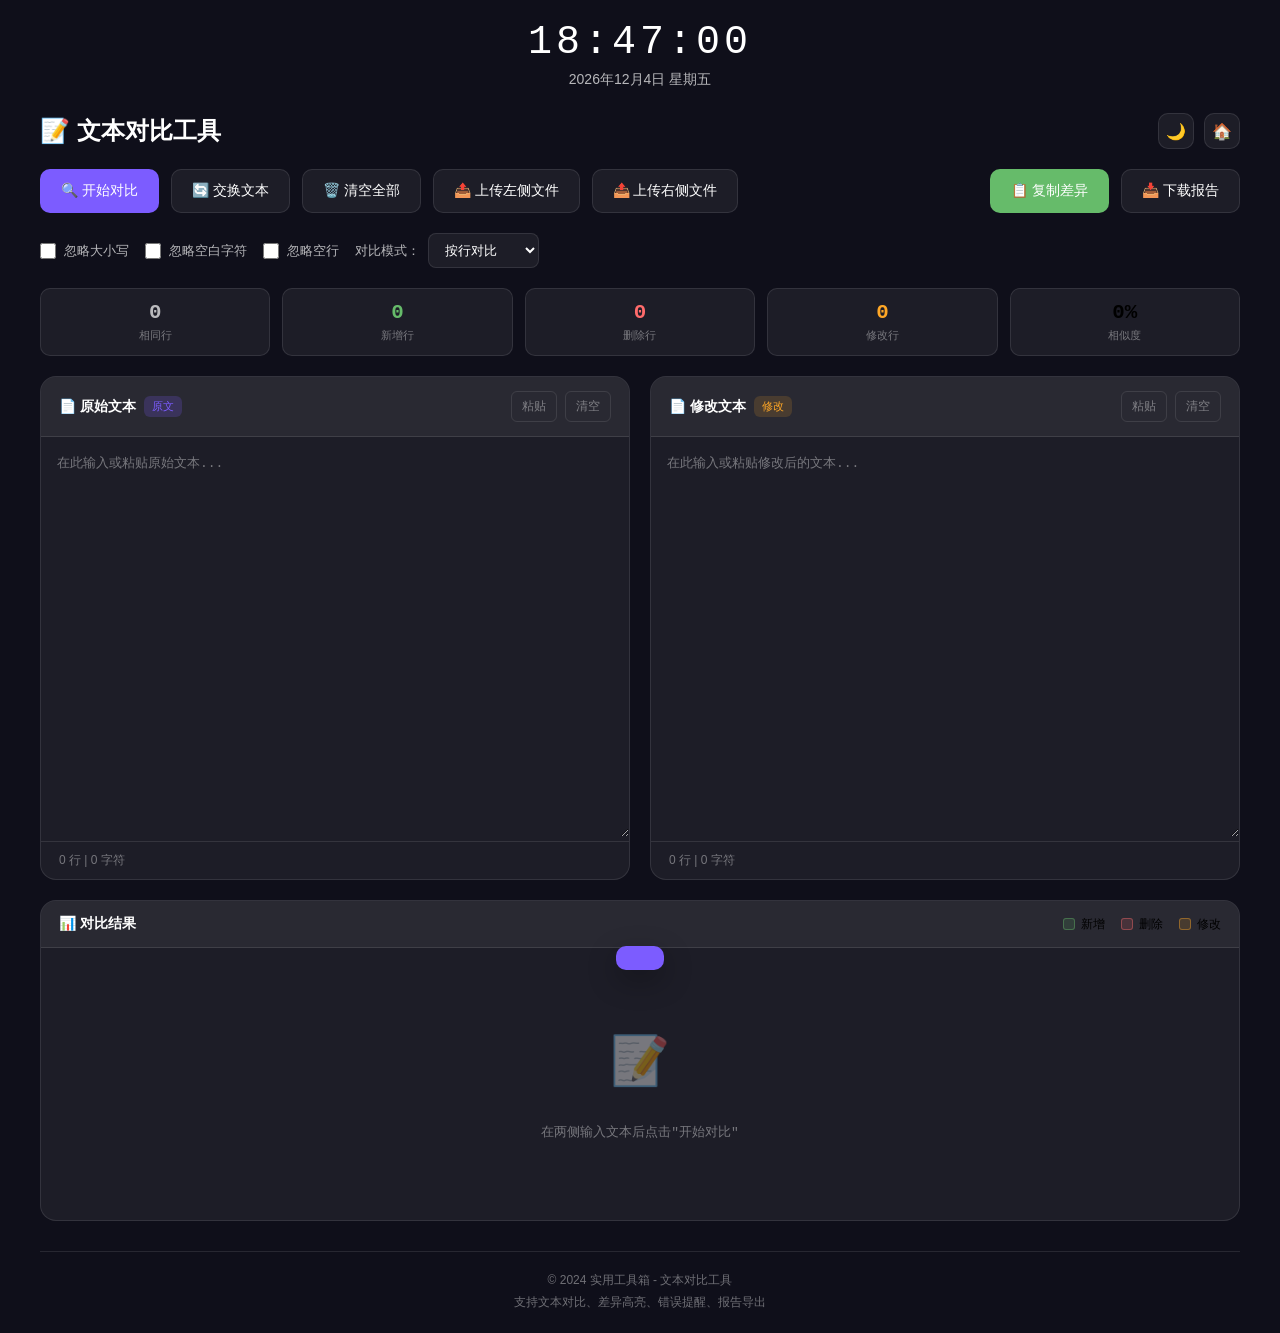
<file: tools/text-compare.html>
<!-- tools/text-diff.html -->
<!DOCTYPE html>
<html lang="zh-CN">
<head>
    <meta charset="UTF-8">
    <meta name="viewport" content="width=device-width, initial-scale=1.0">
    <title>文本对比 - 实用工具箱</title>
    <link rel="stylesheet" href="../css/base.css">
    <style>
        * {
            margin: 0;
            padding: 0;
            box-sizing: border-box;
        }

        :root {
            --bg-primary: #0f0f1a;
            --bg-secondary: rgba(255,255,255,0.05);
            --bg-card: rgba(255,255,255,0.06);
            --border: rgba(255,255,255,0.1);
            --text-primary: #fff;
            --text-secondary: rgba(255,255,255,0.7);
            --text-muted: rgba(255,255,255,0.4);
            --accent: #7c5cff;
            --accent-light: rgba(124, 92, 255, 0.2);
            --success: #66bb6a;
            --success-light: rgba(102, 187, 106, 0.15);
            --warning: #ffa726;
            --warning-light: rgba(255, 167, 38, 0.15);
            --danger: #ff6b6b;
            --danger-light: rgba(255, 107, 107, 0.15);
            --diff-add-bg: rgba(102, 187, 106, 0.15);
            --diff-add-border: rgba(102, 187, 106, 0.4);
            --diff-add-text: #66bb6a;
            --diff-remove-bg: rgba(255, 107, 107, 0.15);
            --diff-remove-border: rgba(255, 107, 107, 0.4);
            --diff-remove-text: #ff6b6b;
            --diff-change-bg: rgba(255, 167, 38, 0.15);
            --diff-change-border: rgba(255, 167, 38, 0.4);
            --diff-change-text: #ffa726;
        }

        :root.light {
            --bg-primary: #f0f2f5;
            --bg-secondary: rgba(0,0,0,0.04);
            --bg-card: rgba(255,255,255,0.95);
            --border: rgba(0,0,0,0.08);
            --text-primary: #1a1a2e;
            --text-secondary: rgba(0,0,0,0.65);
            --text-muted: rgba(0,0,0,0.35);
            --accent: #6c4cff;
            --accent-light: rgba(108, 76, 255, 0.1);
            --diff-add-bg: rgba(102, 187, 106, 0.2);
            --diff-add-border: rgba(102, 187, 106, 0.5);
            --diff-add-text: #2e7d32;
            --diff-remove-bg: rgba(255, 107, 107, 0.2);
            --diff-remove-border: rgba(255, 107, 107, 0.5);
            --diff-remove-text: #c62828;
            --diff-change-bg: rgba(255, 167, 38, 0.2);
            --diff-change-border: rgba(255, 167, 38, 0.5);
            --diff-change-text: #e65100;
        }

        body {
            font-family: -apple-system, BlinkMacSystemFont, "Segoe UI", Roboto, "PingFang SC", "Microsoft YaHei", sans-serif;
            min-height: 100vh;
            background: var(--bg-primary);
            padding: 20px;
            transition: background 0.3s;
        }
        
        .container {
            max-width: 1200px;
            margin: 0 auto;
        }
        
        /* 时钟区域 */
        .clock-section {
            text-align: center;
            margin-bottom: 24px;
        }
        
        .clock-time {
            font-family: "SF Mono", "JetBrains Mono", Consolas, monospace;
            font-size: 2.5rem;
            font-weight: 300;
            color: var(--text-primary);
            letter-spacing: 4px;
        }
        
        .clock-date {
            font-size: 14px;
            color: var(--text-secondary);
            margin-top: 6px;
        }
        
        /* 头部 */
        .header {
            display: flex;
            justify-content: space-between;
            align-items: center;
            margin-bottom: 20px;
        }
        
        .header h1 {
            font-size: 1.5rem;
            font-weight: 700;
            color: var(--text-primary);
        }
        
        .header-actions {
            display: flex;
            gap: 10px;
        }
        
        .tool-btn {
            width: 36px;
            height: 36px;
            border-radius: 10px;
            border: 1px solid var(--border);
            background: var(--bg-card);
            color: var(--text-primary);
            font-size: 16px;
            cursor: pointer;
            display: flex;
            align-items: center;
            justify-content: center;
            transition: all 0.2s;
            text-decoration: none;
        }
        
        .tool-btn:hover {
            border-color: var(--accent);
            transform: translateY(-1px);
        }
        
        /* 操作栏 */
        .actions-bar {
            display: flex;
            gap: 12px;
            margin-bottom: 20px;
            flex-wrap: wrap;
            align-items: center;
        }
        
        .action-btn {
            padding: 12px 20px;
            border: 1px solid var(--border);
            border-radius: 10px;
            background: var(--bg-card);
            color: var(--text-primary);
            font-size: 14px;
            font-weight: 500;
            cursor: pointer;
            transition: all 0.2s;
            display: flex;
            align-items: center;
            gap: 8px;
        }
        
        .action-btn:hover {
            border-color: var(--accent);
            background: var(--accent-light);
            transform: translateY(-1px);
        }
        
        .action-btn.primary {
            background: var(--accent);
            border-color: transparent;
            color: white;
        }
        
        .action-btn.primary:hover {
            box-shadow: 0 4px 15px rgba(124, 92, 255, 0.4);
        }
        
        .action-btn.success {
            background: var(--success);
            border-color: transparent;
            color: white;
        }
        
        .action-btn.warning {
            background: var(--warning);
            border-color: transparent;
            color: white;
        }
        
        .action-btn.danger {
            background: var(--danger);
            border-color: transparent;
            color: white;
        }
        
        .action-btn input[type="file"] {
            display: none;
        }
        
        .action-btn-spacer {
            flex: 1;
        }
        
        /* 对比选项 */
        .options-bar {
            display: flex;
            gap: 16px;
            margin-bottom: 20px;
            flex-wrap: wrap;
            align-items: center;
        }
        
        .option-item {
            display: flex;
            align-items: center;
            gap: 8px;
        }
        
        .option-item label {
            color: var(--text-secondary);
            font-size: 13px;
            cursor: pointer;
        }
        
        .option-item input[type="checkbox"] {
            width: 16px;
            height: 16px;
            accent-color: var(--accent);
            cursor: pointer;
        }
        
        .option-item select {
            padding: 8px 12px;
            background: var(--bg-card);
            border: 1px solid var(--border);
            border-radius: 8px;
            color: var(--text-primary);
            font-size: 13px;
            outline: none;
        }
        
        /* 统计信息 */
        .stats-bar {
            display: grid;
            grid-template-columns: repeat(auto-fit, minmax(120px, 1fr));
            gap: 12px;
            margin-bottom: 20px;
        }
        
        .stat-card {
            background: var(--bg-card);
            border: 1px solid var(--border);
            border-radius: 10px;
            padding: 12px;
            text-align: center;
        }
        
        .stat-value {
            font-size: 1.3rem;
            font-weight: 700;
            font-family: "SF Mono", monospace;
        }
        
        .stat-value.add {
            color: var(--success);
        }
        
        .stat-value.remove {
            color: var(--danger);
        }
        
        .stat-value.change {
            color: var(--warning);
        }
        
        .stat-value.same {
            color: var(--text-secondary);
        }
        
        .stat-label {
            font-size: 11px;
            color: var(--text-muted);
            margin-top: 4px;
        }
        
        /* 错误提醒 */
        .alert-section {
            margin-bottom: 20px;
        }
        
        .alert {
            padding: 14px 18px;
            border-radius: 12px;
            margin-bottom: 10px;
            display: flex;
            align-items: flex-start;
            gap: 12px;
            font-size: 14px;
            line-height: 1.5;
            animation: slideIn 0.3s ease;
        }
        
        @keyframes slideIn {
            from {
                opacity: 0;
                transform: translateY(-10px);
            }
            to {
                opacity: 1;
                transform: translateY(0);
            }
        }
        
        .alert.error {
            background: var(--danger-light);
            border: 1px solid var(--diff-remove-border);
            color: var(--danger);
        }
        
        .alert.warning {
            background: var(--warning-light);
            border: 1px solid var(--diff-change-border);
            color: var(--warning);
        }
        
        .alert.success {
            background: var(--success-light);
            border: 1px solid var(--diff-add-border);
            color: var(--success);
        }
        
        .alert-icon {
            font-size: 18px;
            flex-shrink: 0;
        }
        
        .alert-content {
            flex: 1;
        }
        
        .alert-title {
            font-weight: 600;
            margin-bottom: 4px;
        }
        
        .alert-close {
            background: none;
            border: none;
            color: inherit;
            cursor: pointer;
            font-size: 16px;
            opacity: 0.7;
            transition: opacity 0.2s;
        }
        
        .alert-close:hover {
            opacity: 1;
        }
        
        /* 编辑器区域 */
        .editors-container {
            display: grid;
            grid-template-columns: 1fr 1fr;
            gap: 20px;
            margin-bottom: 20px;
        }
        
        .editor-box {
            background: var(--bg-card);
            border: 1px solid var(--border);
            border-radius: 16px;
            overflow: hidden;
        }
        
        .editor-header {
            display: flex;
            justify-content: space-between;
            align-items: center;
            padding: 14px 18px;
            border-bottom: 1px solid var(--border);
            background: var(--bg-secondary);
        }
        
        .editor-title {
            font-size: 14px;
            font-weight: 600;
            color: var(--text-primary);
            display: flex;
            align-items: center;
            gap: 8px;
        }
        
        .editor-badge {
            padding: 3px 8px;
            border-radius: 6px;
            font-size: 11px;
            font-weight: 500;
        }
        
        .editor-badge.original {
            background: var(--accent-light);
            color: var(--accent);
        }
        
        .editor-badge.modified {
            background: var(--warning-light);
            color: var(--warning);
        }
        
        .editor-actions {
            display: flex;
            gap: 8px;
        }
        
        .editor-action-btn {
            padding: 6px 10px;
            border: 1px solid var(--border);
            border-radius: 6px;
            background: transparent;
            color: var(--text-muted);
            font-size: 12px;
            cursor: pointer;
            transition: all 0.2s;
        }
        
        .editor-action-btn:hover {
            border-color: var(--accent);
            color: var(--accent);
        }
        
        .editor-textarea {
            width: 100%;
            height: 400px;
            padding: 16px;
            background: transparent;
            border: none;
            color: var(--text-primary);
            font-family: 'SF Mono', 'JetBrains Mono', Consolas, monospace;
            font-size: 13px;
            line-height: 1.7;
            resize: vertical;
            outline: none;
        }
        
        .editor-textarea::placeholder {
            color: var(--text-muted);
        }
        
        .editor-footer {
            display: flex;
            justify-content: space-between;
            padding: 10px 18px;
            border-top: 1px solid var(--border);
            font-size: 12px;
            color: var(--text-muted);
        }
        
        /* 对比结果 */
        .diff-container {
            background: var(--bg-card);
            border: 1px solid var(--border);
            border-radius: 16px;
            overflow: hidden;
        }
        
        .diff-header {
            display: flex;
            justify-content: space-between;
            align-items: center;
            padding: 14px 18px;
            border-bottom: 1px solid var(--border);
            background: var(--bg-secondary);
        }
        
        .diff-title {
            font-size: 14px;
            font-weight: 600;
            color: var(--text-primary);
            display: flex;
            align-items: center;
            gap: 8px;
        }
        
        .diff-legend {
            display: flex;
            gap: 16px;
            font-size: 12px;
        }
        
        .legend-item {
            display: flex;
            align-items: center;
            gap: 6px;
        }
        
        .legend-color {
            width: 12px;
            height: 12px;
            border-radius: 3px;
        }
        
        .legend-color.add {
            background: var(--diff-add-bg);
            border: 1px solid var(--diff-add-border);
        }
        
        .legend-color.remove {
            background: var(--diff-remove-bg);
            border: 1px solid var(--diff-remove-border);
        }
        
        .legend-color.change {
            background: var(--diff-change-bg);
            border: 1px solid var(--diff-change-border);
        }
        
        .diff-content {
            padding: 16px;
            max-height: 500px;
            overflow-y: auto;
            font-family: 'SF Mono', 'JetBrains Mono', Consolas, monospace;
            font-size: 13px;
            line-height: 1.7;
        }
        
        .diff-content::-webkit-scrollbar {
            width: 6px;
        }
        
        .diff-content::-webkit-scrollbar-track {
            background: transparent;
        }
        
        .diff-content::-webkit-scrollbar-thumb {
            background: var(--border);
            border-radius: 3px;
        }
        
        .diff-line {
            display: flex;
            padding: 2px 10px;
            border-radius: 4px;
            margin-bottom: 2px;
        }
        
        .diff-line.add {
            background: var(--diff-add-bg);
            border-left: 3px solid var(--diff-add-border);
        }
        
        .diff-line.remove {
            background: var(--diff-remove-bg);
            border-left: 3px solid var(--diff-remove-border);
        }
        
        .diff-line.change {
            background: var(--diff-change-bg);
            border-left: 3px solid var(--diff-change-border);
        }
        
        .diff-line.same {
            color: var(--text-muted);
        }
        
        .diff-line-number {
            min-width: 45px;
            color: var(--text-muted);
            user-select: none;
            text-align: right;
            padding-right: 12px;
            border-right: 1px solid var(--border);
            margin-right: 12px;
        }
        
        .diff-line-prefix {
            min-width: 20px;
            font-weight: 600;
            margin-right: 8px;
        }
        
        .diff-line.add .diff-line-prefix {
            color: var(--diff-add-text);
        }
        
        .diff-line.remove .diff-line-prefix {
            color: var(--diff-remove-text);
        }
        
        .diff-line.change .diff-line-prefix {
            color: var(--diff-change-text);
        }
        
        .diff-line-text {
            white-space: pre-wrap;
            word-break: break-all;
            flex: 1;
        }
        
        .diff-line-text .highlight {
            background: rgba(255, 255, 0, 0.3);
            padding: 0 2px;
            border-radius: 2px;
        }
        
        .diff-empty {
            text-align: center;
            padding: 60px 20px;
            color: var(--text-muted);
        }
        
        .diff-empty-icon {
            font-size: 48px;
            margin-bottom: 16px;
        }
        
        /* 提示消息 */
        .toast {
            position: fixed;
            bottom: 30px;
            left: 50%;
            transform: translateX(-50%) translateY(100px);
            background: var(--accent);
            color: white;
            padding: 12px 24px;
            border-radius: 10px;
            font-size: 14px;
            font-weight: 500;
            box-shadow: 0 10px 30px rgba(0,0,0,0.3);
            transition: transform 0.3s ease;
            z-index: 1000;
        }
        
        .toast.show {
            transform: translateX(-50%) translateY(0);
        }
        
        /* 页脚 */
        .footer {
            text-align: center;
            margin-top: 30px;
            padding-top: 20px;
            border-top: 1px solid var(--border);
            color: var(--text-muted);
            font-size: 12px;
        }
        
        /* 响应式 */
        @media (max-width: 768px) {
            body {
                padding: 15px;
            }
            
            .clock-time {
                font-size: 2rem;
            }
            
            .header h1 {
                font-size: 1.3rem;
            }
            
            .editors-container {
                grid-template-columns: 1fr;
            }
            
            .editor-textarea {
                height: 250px;
            }
            
            .actions-bar {
                flex-direction: column;
            }
            
            .action-btn {
                width: 100%;
                justify-content: center;
            }
            
            .action-btn-spacer {
                display: none;
            }
            
            .diff-legend {
                display: none;
            }
        }
    </style>
</head>
<body>
    <div class="container">
        <!-- 时钟区域 -->
        <div class="clock-section">
            <div class="clock-time" id="clock">00:00:00</div>
            <div class="clock-date" id="clockDate"></div>
        </div>
        
        <!-- 头部 -->
        <div class="header">
            <h1>📝 文本对比工具</h1>
            <div class="header-actions">
                <button class="tool-btn" onclick="toggleTheme()" id="themeBtn" title="切换主题">🌙</button>
                <a href="../index.html" class="tool-btn" title="返回首页">🏠</a>
            </div>
        </div>
        
        <!-- 操作栏 -->
        <div class="actions-bar">
            <button class="action-btn primary" onclick="compareTexts()">🔍 开始对比</button>
            <button class="action-btn" onclick="swapTexts()">🔄 交换文本</button>
            <button class="action-btn" onclick="clearAll()">🗑️ 清空全部</button>
            <label class="action-btn">
                📤 上传左侧文件
                <input type="file" id="fileLeft" accept=".txt,.json,.xml,.html,.css,.js" onchange="uploadFile(this, 'left')">
            </label>
            <label class="action-btn">
                📤 上传右侧文件
                <input type="file" id="fileRight" accept=".txt,.json,.xml,.html,.css,.js" onchange="uploadFile(this, 'right')">
            </label>
            <div class="action-btn-spacer"></div>
            <button class="action-btn success" onclick="copyDiff()">📋 复制差异</button>
            <button class="action-btn" onclick="downloadReport()">📥 下载报告</button>
        </div>
        
        <!-- 对比选项 -->
        <div class="options-bar">
            <div class="option-item">
                <input type="checkbox" id="ignoreCase" onchange="compareTexts()">
                <label for="ignoreCase">忽略大小写</label>
            </div>
            <div class="option-item">
                <input type="checkbox" id="ignoreSpace" onchange="compareTexts()">
                <label for="ignoreSpace">忽略空白字符</label>
            </div>
            <div class="option-item">
                <input type="checkbox" id="ignoreEmptyLines" onchange="compareTexts()">
                <label for="ignoreEmptyLines">忽略空行</label>
            </div>
            <div class="option-item">
                <label>对比模式：</label>
                <select id="compareMode" onchange="compareTexts()">
                    <option value="line">按行对比</option>
                    <option value="word">按词对比</option>
                    <option value="char">按字符对比</option>
                </select>
            </div>
        </div>
        
        <!-- 统计信息 -->
        <div class="stats-bar">
            <div class="stat-card">
                <div class="stat-value same" id="statSame">0</div>
                <div class="stat-label">相同行</div>
            </div>
            <div class="stat-card">
                <div class="stat-value add" id="statAdd">0</div>
                <div class="stat-label">新增行</div>
            </div>
            <div class="stat-card">
                <div class="stat-value remove" id="statRemove">0</div>
                <div class="stat-label">删除行</div>
            </div>
            <div class="stat-card">
                <div class="stat-value change" id="statChange">0</div>
                <div class="stat-label">修改行</div>
            </div>
            <div class="stat-card">
                <div class="stat-value" id="statSimilarity">0%</div>
                <div class="stat-label">相似度</div>
            </div>
        </div>
        
        <!-- 错误提醒区域 -->
        <div class="alert-section" id="alertSection"></div>
        
        <!-- 编辑器区域 -->
        <div class="editors-container">
            <!-- 左侧编辑器 -->
            <div class="editor-box">
                <div class="editor-header">
                    <div class="editor-title">
                        📄 原始文本
                        <span class="editor-badge original">原文</span>
                    </div>
                    <div class="editor-actions">
                        <button class="editor-action-btn" onclick="pasteText('left')">粘贴</button>
                        <button class="editor-action-btn" onclick="clearEditor('left')">清空</button>
                    </div>
                </div>
                <textarea class="editor-textarea" id="textLeft" placeholder="在此输入或粘贴原始文本..." oninput="updateStats('left')"></textarea>
                <div class="editor-footer">
                    <span id="statsLeft">0 行 | 0 字符</span>
                    <span id="timeLeft"></span>
                </div>
            </div>
            
            <!-- 右侧编辑器 -->
            <div class="editor-box">
                <div class="editor-header">
                    <div class="editor-title">
                        📄 修改文本
                        <span class="editor-badge modified">修改</span>
                    </div>
                    <div class="editor-actions">
                        <button class="editor-action-btn" onclick="pasteText('right')">粘贴</button>
                        <button class="editor-action-btn" onclick="clearEditor('right')">清空</button>
                    </div>
                </div>
                <textarea class="editor-textarea" id="textRight" placeholder="在此输入或粘贴修改后的文本..." oninput="updateStats('right')"></textarea>
                <div class="editor-footer">
                    <span id="statsRight">0 行 | 0 字符</span>
                    <span id="timeRight"></span>
                </div>
            </div>
        </div>
        
        <!-- 对比结果 -->
        <div class="diff-container">
            <div class="diff-header">
                <div class="diff-title">📊 对比结果</div>
                <div class="diff-legend">
                    <div class="legend-item">
                        <div class="legend-color add"></div>
                        <span>新增</span>
                    </div>
                    <div class="legend-item">
                        <div class="legend-color remove"></div>
                        <span>删除</span>
                    </div>
                    <div class="legend-item">
                        <div class="legend-color change"></div>
                        <span>修改</span>
                    </div>
                </div>
            </div>
            <div class="diff-content" id="diffContent">
                <div class="diff-empty">
                    <div class="diff-empty-icon">📝</div>
                    <p>在两侧输入文本后点击"开始对比"</p>
                </div>
            </div>
        </div>
        
        <!-- 页脚 -->
        <div class="footer">
            <p>© 2024 实用工具箱 - 文本对比工具</p>
            <p style="margin-top: 5px;">支持文本对比、差异高亮、错误提醒、报告导出</p>
        </div>
    </div>
    
    <!-- 提示消息 -->
    <div class="toast" id="toast"></div>
    
    <script>
        // 全局变量
        let diffResult = [];
        let alerts = [];
        
        // 时钟功能
        function updateClock() {
            const now = new Date();
            const h = String(now.getHours()).padStart(2, '0');
            const m = String(now.getMinutes()).padStart(2, '0');
            const s = String(now.getSeconds()).padStart(2, '0');
            document.getElementById('clock').textContent = `${h}:${m}:${s}`;
            
            const weekDays = ['星期日', '星期一', '星期二', '星期三', '星期四', '星期五', '星期六'];
            const y = now.getFullYear();
            const mo = now.getMonth() + 1;
            const d = now.getDate();
            document.getElementById('clockDate').textContent = `${y}年${mo}月${d}日 ${weekDays[now.getDay()]}`;
        }
        
        // 更新统计信息
        function updateStats(side) {
            const textarea = document.getElementById(side === 'left' ? 'textLeft' : 'textRight');
            const text = textarea.value;
            const lines = text ? text.split('\n').length : 0;
            const chars = text.length;
            
            document.getElementById(side === 'left' ? 'statsLeft' : 'statsRight').textContent = 
                `${lines} 行 | ${chars} 字符`;
        }
        
        // 上传文件
        function uploadFile(input, side) {
            const file = input.files[0];
            if (!file) return;
            
            const reader = new FileReader();
            reader.onload = function(e) {
                const textarea = document.getElementById(side === 'left' ? 'textLeft' : 'textRight');
                textarea.value = e.target.result;
                updateStats(side);
                
                const timeId = side === 'left' ? 'timeLeft' : 'timeRight';
                document.getElementById(timeId).textContent = `文件: ${file.name}`;
                
                showToast(`📤 文件 "${file.name}" 已加载`);
                addAlert('success', '文件加载成功', `已成功加载文件 "${file.name}"`);
            };
            reader.readAsText(file);
            input.value = '';
        }
        
        // 粘贴文本
        async function pasteText(side) {
            try {
                const text = await navigator.clipboard.readText();
                const textarea = document.getElementById(side === 'left' ? 'textLeft' : 'textRight');
                textarea.value = text;
                updateStats(side);
                showToast('📋 已粘贴');
            } catch (err) {
                showToast('❌ 无法访问剪贴板');
            }
        }
        
        // 清空编辑器
        function clearEditor(side) {
            const textarea = document.getElementById(side === 'left' ? 'textLeft' : 'textRight');
            textarea.value = '';
            updateStats(side);
            
            const timeId = side === 'left' ? 'timeLeft' : 'timeRight';
            document.getElementById(timeId).textContent = '';
        }
        
        // 清空全部
        function clearAll() {
            clearEditor('left');
            clearEditor('right');
            diffResult = [];
            alerts = [];
            renderAlerts();
            renderDiff();
            resetStats();
            showToast('🗑️ 已清空全部');
        }
        
        // 交换文本
        function swapTexts() {
            const left = document.getElementById('textLeft');
            const right = document.getElementById('textRight');
            
            const temp = left.value;
            left.value = right.value;
            right.value = temp;
            
            updateStats('left');
            updateStats('right');
            showToast('🔄 已交换文本');
        }
        
        // 开始对比
        function compareTexts() {
            const textLeft = document.getElementById('textLeft').value;
            const textRight = document.getElementById('textRight').value;
            
            // 清空之前的提醒
            alerts = [];
            
            // 检查输入
            if (!textLeft && !textRight) {
                addAlert('warning', '请输入文本', '请在两侧输入需要对比的文本');
                renderAlerts();
                return;
            }
            
            if (!textLeft) {
                addAlert('warning', '左侧文本为空', '左侧原始文本为空，将显示右侧所有内容为新增');
            }
            
            if (!textRight) {
                addAlert('warning', '右侧文本为空', '右侧修改文本为空，将显示左侧所有内容为删除');
            }
            
            // 获取选项
            const ignoreCase = document.getElementById('ignoreCase').checked;
            const ignoreSpace = document.getElementById('ignoreSpace').checked;
            const ignoreEmptyLines = document.getElementById('ignoreEmptyLines').checked;
            const compareMode = document.getElementById('compareMode').value;
            
            // 处理文本
            let leftLines = textLeft.split('\n');
            let rightLines = textRight.split('\n');
            
            if (ignoreEmptyLines) {
                leftLines = leftLines.filter(line => line.trim() !== '');
                rightLines = rightLines.filter(line => line.trim() !== '');
            }
            
            // 执行对比
            diffResult = performDiff(leftLines, rightLines, {
                ignoreCase,
                ignoreSpace,
                compareMode
            });
            
            // 更新统计
            updateDiffStats();
            
            // 检查错误
            checkErrors(textLeft, textRight, diffResult);
            
            // 渲染结果
            renderAlerts();
            renderDiff();
            
            showToast('✅ 对比完成');
        }
        
        // 执行对比算法
        function performDiff(leftLines, rightLines, options) {
            const result = [];
            const maxLen = Math.max(leftLines.length, rightLines.length);
            
            // 简单的 LCS 算法实现
            let leftIdx = 0;
            let rightIdx = 0;
            
            while (leftIdx < leftLines.length || rightIdx < rightLines.length) {
                let leftLine = leftIdx < leftLines.length ? leftLines[leftIdx] : null;
                let rightLine = rightIdx < rightLines.length ? rightLines[rightIdx] : null;
                
                // 处理选项
                let compareLeft = leftLine;
                let compareRight = rightLine;
                
                if (options.ignoreCase) {
                    compareLeft = compareLeft ? compareLeft.toLowerCase() : null;
                    compareRight = compareRight ? compareRight.toLowerCase() : null;
                }
                
                if (options.ignoreSpace) {
                    compareLeft = compareLeft ? compareLeft.replace(/\s+/g, ' ').trim() : null;
                    compareRight = compareRight ? compareRight.replace(/\s+/g, ' ').trim() : null;
                }
                
                if (leftLine === null) {
                    // 右侧剩余行都是新增
                    result.push({
                        type: 'add',
                        leftNum: null,
                        rightNum: rightIdx + 1,
                        leftText: '',
                        rightText: rightLine
                    });
                    rightIdx++;
                } else if (rightLine === null) {
                    // 左侧剩余行都是删除
                    result.push({
                        type: 'remove',
                        leftNum: leftIdx + 1,
                        rightNum: null,
                        leftText: leftLine,
                        rightText: ''
                    });
                    leftIdx++;
                } else if (compareLeft === compareRight) {
                    // 相同
                    result.push({
                        type: 'same',
                        leftNum: leftIdx + 1,
                        rightNum: rightIdx + 1,
                        leftText: leftLine,
                        rightText: rightLine
                    });
                    leftIdx++;
                    rightIdx++;
                } else {
                    // 不同 - 检查是否是修改
                    let foundMatch = false;
                    
                    // 向后查找匹配
                    for (let i = 1; i <= 3; i++) {
                        if (leftIdx + i < leftLines.length) {
                            let nextLeft = leftLines[leftIdx + i];
                            if (options.ignoreCase) nextLeft = nextLeft.toLowerCase();
                            if (options.ignoreSpace) nextLeft = nextLeft.replace(/\s+/g, ' ').trim();
                            
                            if (nextLeft === compareRight) {
                                // 找到匹配，中间的都是删除
                                for (let j = 0; j < i; j++) {
                                    result.push({
                                        type: 'remove',
                                        leftNum: leftIdx + j + 1,
                                        rightNum: null,
                                        leftText: leftLines[leftIdx + j],
                                        rightText: ''
                                    });
                                }
                                leftIdx += i;
                                foundMatch = true;
                                break;
                            }
                        }
                        
                        if (rightIdx + i < rightLines.length) {
                            let nextRight = rightLines[rightIdx + i];
                            if (options.ignoreCase) nextRight = nextRight.toLowerCase();
                            if (options.ignoreSpace) nextRight = nextRight.replace(/\s+/g, ' ').trim();
                            
                            if (compareLeft === nextRight) {
                                // 找到匹配，中间的都是新增
                                for (let j = 0; j < i; j++) {
                                    result.push({
                                        type: 'add',
                                        leftNum: null,
                                        rightNum: rightIdx + j + 1,
                                        leftText: '',
                                        rightText: rightLines[rightIdx + j]
                                    });
                                }
                                rightIdx += i;
                                foundMatch = true;
                                break;
                            }
                        }
                    }
                    
                    if (!foundMatch) {
                        // 标记为修改
                        result.push({
                            type: 'change',
                            leftNum: leftIdx + 1,
                            rightNum: rightIdx + 1,
                            leftText: leftLine,
                            rightText: rightLine
                        });
                        leftIdx++;
                        rightIdx++;
                    }
                }
            }
            
            return result;
        }
        
        // 更新统计信息
        function updateDiffStats() {
            let same = 0, add = 0, remove = 0, change = 0;
            
            diffResult.forEach(item => {
                switch (item.type) {
                    case 'same': same++; break;
                    case 'add': add++; break;
                    case 'remove': remove++; break;
                    case 'change': change++; break;
                }
            });
            
            document.getElementById('statSame').textContent = same;
            document.getElementById('statAdd').textContent = add;
            document.getElementById('statRemove').textContent = remove;
            document.getElementById('statChange').textContent = change;
            
            // 计算相似度
            const total = diffResult.length;
            const similarity = total > 0 ? Math.round((same / total) * 100) : 100;
            document.getElementById('statSimilarity').textContent = similarity + '%';
        }
        
        // 重置统计
        function resetStats() {
            document.getElementById('statSame').textContent = '0';
            document.getElementById('statAdd').textContent = '0';
            document.getElementById('statRemove').textContent = '0';
            document.getElementById('statChange').textContent = '0';
            document.getElementById('statSimilarity').textContent = '0%';
        }
        
        // 检查错误
        function checkErrors(textLeft, textRight, diff) {
            const leftLines = textLeft.split('\n').length;
            const rightLines = textRight.split('\n').length;
            const leftChars = textLeft.length;
            const rightChars = textRight.length;
            
            // 行数差异过大
            if (Math.abs(leftLines - rightLines) > 10) {
                addAlert('error', '行数差异过大', 
                    `左侧 ${leftLines} 行，右侧 ${rightLines} 行，差异 ${Math.abs(leftLines - rightLines)} 行，请确认是否选择了正确的文件`);
            }
            
            // 字符数差异过大
            if (Math.abs(leftChars - rightChars) > 1000) {
                addAlert('error', '字符数差异过大', 
                    `左侧 ${leftChars} 字符，右侧 ${rightChars} 字符，差异 ${Math.abs(leftChars - rightChars)} 字符`);
            }
            
            // 相似度太低
            const total = diff.length;
            const same = diff.filter(d => d.type === 'same').length;
            const similarity = total > 0 ? (same / total) * 100 : 100;
            
            if (similarity < 30 && total > 0) {
                addAlert('warning', '相似度较低', 
                    `文本相似度仅为 ${Math.round(similarity)}%，请确认对比的是否为同一文档的不同版本`);
            }
            
            // 完全相同
            if (diff.every(d => d.type === 'same')) {
                addAlert('success', '文本完全相同', '两个文本内容完全一致，没有任何差异');
            }
            
            // 大量修改
            const changes = diff.filter(d => d.type === 'change').length;
            if (changes > 20) {
                addAlert('warning', '修改较多', `共有 ${changes} 处修改，建议仔细检查`);
            }
        }
        
        // 添加提醒
        function addAlert(type, title, message) {
            alerts.push({ type, title, message, id: Date.now() });
        }
        
        // 渲染提醒
        function renderAlerts() {
            const section = document.getElementById('alertSection');
            section.innerHTML = '';
            
            alerts.forEach(alert => {
                const icons = {
                    error: '❌',
                    warning: '⚠️',
                    success: '✅'
                };
                
                const div = document.createElement('div');
                div.className = `alert ${alert.type}`;
                div.innerHTML = `
                    <span class="alert-icon">${icons[alert.type]}</span>
                    <div class="alert-content">
                        <div class="alert-title">${alert.title}</div>
                        <div>${alert.message}</div>
                    </div>
                    <button class="alert-close" onclick="removeAlert(${alert.id})">✕</button>
                `;
                section.appendChild(div);
            });
        }
        
        // 移除提醒
        function removeAlert(id) {
            alerts = alerts.filter(a => a.id !== id);
            renderAlerts();
        }
        
        // 渲染对比结果
        function renderDiff() {
            const content = document.getElementById('diffContent');
            
            if (diffResult.length === 0) {
                content.innerHTML = `
                    <div class="diff-empty">
                        <div class="diff-empty-icon">📝</div>
                        <p>在两侧输入文本后点击"开始对比"</p>
                    </div>
                `;
                return;
            }
            
            let html = '';
            
            diffResult.forEach((item, index) => {
                const prefixes = {
                    add: '+',
                    remove: '-',
                    change: '~',
                    same: ' '
                };
                
                const lineNum = item.leftNum || item.rightNum || '';
                const displayNum = item.leftNum && item.rightNum ? 
                    `${item.leftNum}` : 
                    (item.leftNum ? `${item.leftNum}` : `  ${item.rightNum}`);
                
                let text = '';
                switch (item.type) {
                    case 'same':
                        text = escapeHtml(item.leftText);
                        break;
                    case 'add':
                        text = escapeHtml(item.rightText);
                        break;
                    case 'remove':
                        text = escapeHtml(item.leftText);
                        break;
                    case 'change':
                        text = `<span style="color: var(--diff-remove-text)">- ${escapeHtml(item.leftText)}</span><br><span style="color: var(--diff-add-text)">+ ${escapeHtml(item.rightText)}</span>`;
                        break;
                }
                
                html += `
                    <div class="diff-line ${item.type}">
                        <span class="diff-line-number">${displayNum}</span>
                        <span class="diff-line-prefix">${prefixes[item.type]}</span>
                        <span class="diff-line-text">${text}</span>
                    </div>
                `;
            });
            
            content.innerHTML = html;
        }
        
        // HTML 转义
        function escapeHtml(text) {
            const div = document.createElement('div');
            div.textContent = text;
            return div.innerHTML;
        }
        
        // 复制差异
        function copyDiff() {
            if (diffResult.length === 0) {
                showToast('📭 没有差异可复制');
                return;
            }
            
            let text = '文本对比结果\n';
            text += '============\n\n';
            
            diffResult.forEach(item => {
                const prefixes = {
                    add: '[新增]',
                    remove: '[删除]',
                    change: '[修改]',
                    same: '[相同]'
                };
                
                const lineNum = item.leftNum ? `第${item.leftNum}行` : `第${item.rightNum}行`;
                
                if (item.type === 'change') {
                    text += `${prefixes[item.type]} ${lineNum}:\n`;
                    text += `  - ${item.leftText}\n`;
                    text += `  + ${item.rightText}\n\n`;
                } else {
                    text += `${prefixes[item.type]} ${lineNum}: ${item.leftText || item.rightText}\n`;
                }
            });
            
            navigator.clipboard.writeText(text).then(() => {
                showToast('📋 已复制到剪贴板');
            }).catch(() => {
                showToast('❌ 复制失败');
            });
        }
        
        // 下载报告
        function downloadReport() {
            if (diffResult.length === 0) {
                showToast('📭 没有对比结果可下载');
                return;
            }
            
            let report = '文本对比报告\n';
            report += '============\n';
            report += `生成时间: ${new Date().toLocaleString()}\n\n`;
            
            // 统计信息
            let same = 0, add = 0, remove = 0, change = 0;
            diffResult.forEach(item => {
                switch (item.type) {
                    case 'same': same++; break;
                    case 'add': add++; break;
                    case 'remove': remove++; break;
                    case 'change': change++; break;
                }
            });
            
            report += '统计信息:\n';
            report += `  相同行: ${same}\n`;
            report += `  新增行: ${add}\n`;
            report += `  删除行: ${remove}\n`;
            report += `  修改行: ${change}\n`;
            report += `  相似度: ${Math.round((same / diffResult.length) * 100)}%\n\n`;
            
            report += '详细差异:\n';
            report += '----------\n\n';
            
            diffResult.forEach(item => {
                const prefixes = {
                    add: '[+]',
                    remove: '[-]',
                    change: '[~]',
                    same: '[ ]'
                };
                
                if (item.type === 'change') {
                    report += `${prefixes[item.type]} 行 ${item.leftNum}:\n`;
                    report += `  - ${item.leftText}\n`;
                    report += `  + ${item.rightText}\n\n`;
                } else if (item.type === 'same') {
                    // 只显示前10行相同内容
                    if (same <= 10) {
                        report += `${prefixes[item.type]} 行 ${item.leftNum}: ${item.leftText}\n`;
                    }
                } else {
                    const lineNum = item.leftNum || item.rightNum;
                    report += `${prefixes[item.type]} 行 ${lineNum}: ${item.leftText || item.rightText}\n`;
                }
            });
            
            const blob = new Blob([report], { type: 'text/plain;charset=utf-8' });
            const url = URL.createObjectURL(blob);
            const a = document.createElement('a');
            a.href = url;
            a.download = `text-diff-report-${new Date().toISOString().slice(0, 10)}.txt`;
            document.body.appendChild(a);
            a.click();
            document.body.removeChild(a);
            URL.revokeObjectURL(url);
            
            showToast('📥 报告已下载');
        }
        
        // 显示提示消息
        function showToast(message) {
            const toast = document.getElementById('toast');
            toast.textContent = message;
            toast.classList.add('show');
            
            setTimeout(() => {
                toast.classList.remove('show');
            }, 2000);
        }
        
        // 主题切换
        let isDark = true;
        
        function setTheme(light) {
            isDark = !light;
            document.documentElement.classList.toggle('light', light);
            const themeBtn = document.getElementById('themeBtn');
            if (themeBtn) {
                themeBtn.textContent = light ? '☀️' : '🌙';
                themeBtn.title = light ? '切换到深色模式' : '切换到浅色模式';
            }
            localStorage.setItem('theme', light ? 'light' : 'dark');
        }
        
        function toggleTheme() {
            setTheme(isDark);
        }
        
        // 快捷键支持
        document.addEventListener('keydown', function(e) {
            // Ctrl+Enter 开始对比
            if ((e.ctrlKey || e.metaKey) && e.key === 'Enter') {
                e.preventDefault();
                compareTexts();
            }
            // Ctrl+Shift+T 切换主题
            if ((e.ctrlKey || e.metaKey) && e.shiftKey && e.key === 'T') {
                e.preventDefault();
                toggleTheme();
            }
        });
        
        // 初始化
        document.addEventListener('DOMContentLoaded', function() {
            updateClock();
            setInterval(updateClock, 1000);
            
            const savedTheme = localStorage.getItem('theme');
            if (savedTheme === 'light') setTheme(true);
        });
    </script>
</body>
</html>
</file>
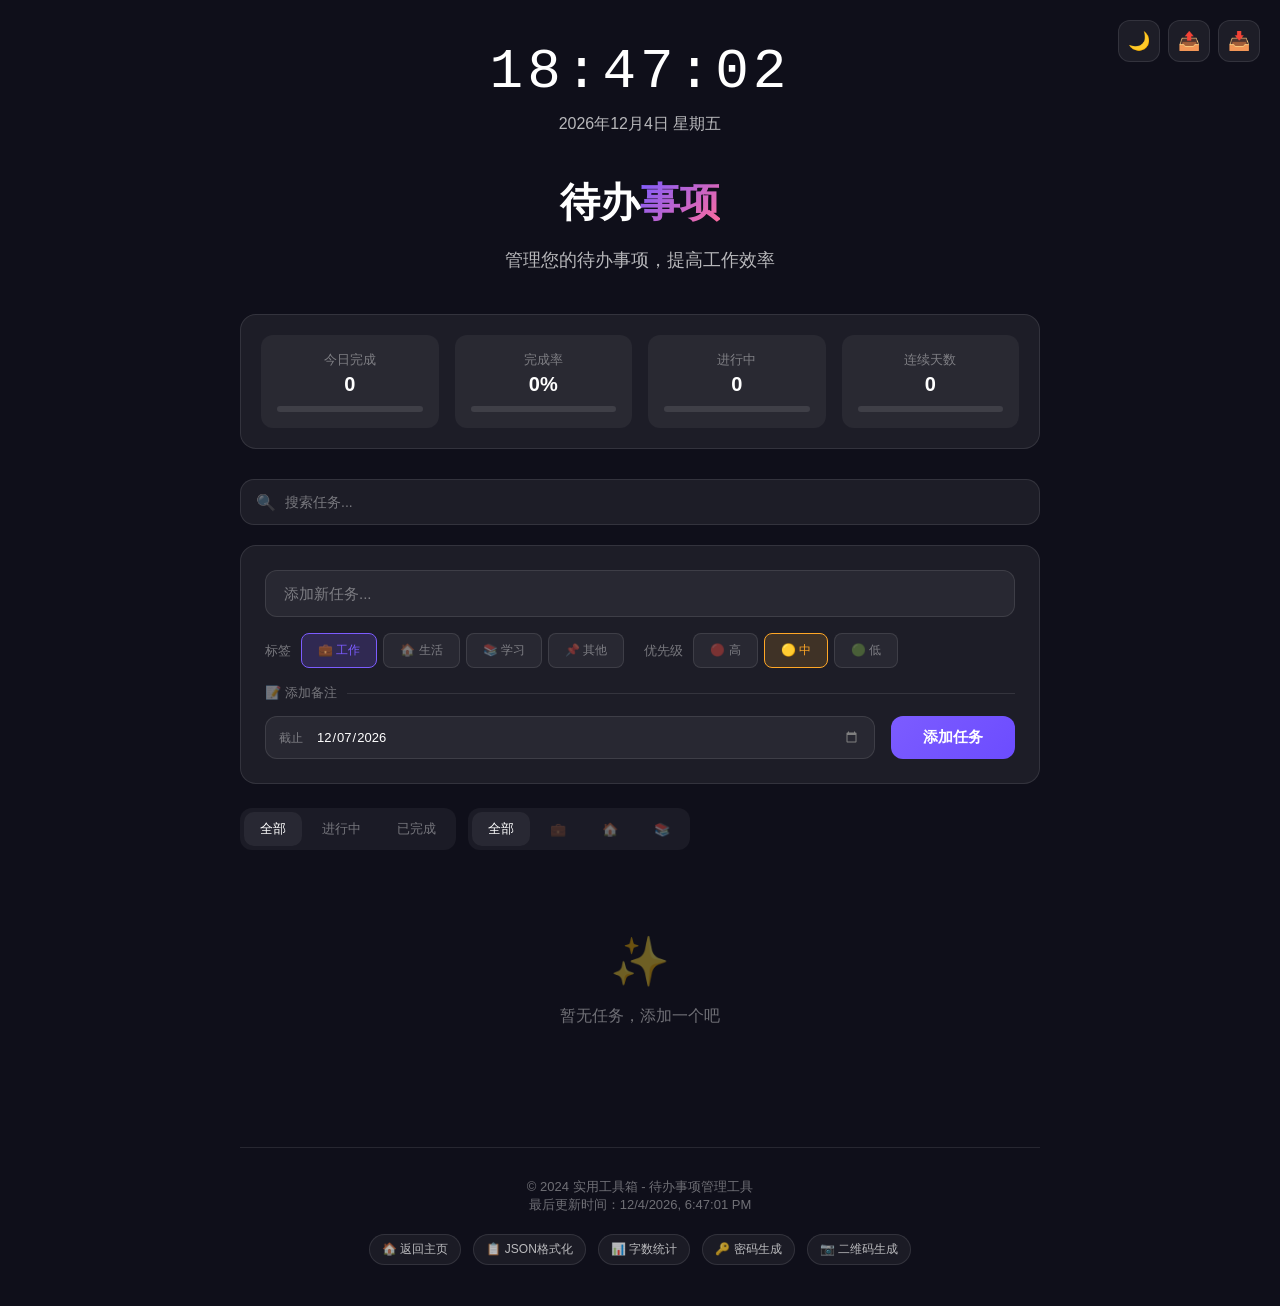
<file: tools/todo-list.html>
<!DOCTYPE html>
<html lang="zh-CN">
<head>
    <meta charset="UTF-8">
    <meta name="viewport" content="width=device-width, initial-scale=1.0">
    <title>待办事项</title>
    <style>
        * {
            margin: 0;
            padding: 0;
            box-sizing: border-box;
        }

        :root {
            --bg-primary: #0f0f1a;
            --bg-secondary: rgba(255,255,255,0.05);
            --bg-card: rgba(255,255,255,0.06);
            --border: rgba(255,255,255,0.1);
            --text-primary: #fff;
            --text-secondary: rgba(255,255,255,0.7);
            --text-muted: rgba(255,255,255,0.4);
            --accent: #7c5cff;
            --accent-light: rgba(124, 92, 255, 0.2);
            --danger: #ff6b6b;
            --warning: #ffa726;
            --success: #66bb6a;
            --info: #42a5f5;
        }

        :root.light {
            --bg-primary: #f0f2f5;
            --bg-secondary: rgba(0,0,0,0.04);
            --bg-card: rgba(255,255,255,0.95);
            --border: rgba(0,0,0,0.08);
            --text-primary: #1a1a2e;
            --text-secondary: rgba(0,0,0,0.65);
            --text-muted: rgba(0,0,0,0.35);
            --accent: #6c4cff;
            --accent-light: rgba(108, 76, 255, 0.1);
            --danger: #ff4757;
            --warning: #ff9100;
            --success: #2ed573;
            --info: #1e88e5;
        }

        body {
            font-family: -apple-system, BlinkMacSystemFont, "Segoe UI", Roboto, "PingFang SC", "Microsoft YaHei", sans-serif;
            min-height: 100vh;
            background: var(--bg-primary);
            padding: 40px 20px;
            transition: background 0.3s;
        }

        .container {
            max-width: 800px;
            margin: 0 auto;
        }

        /* 主题切换按钮 - 与主页风格一致 */
        .theme-toggle {
            position: fixed;
            top: 20px;
            right: 20px;
            z-index: 100;
            display: flex;
            gap: 8px;
        }

        .tool-btn {
            width: 42px;
            height: 42px;
            border-radius: 12px;
            border: 1px solid var(--border);
            background: var(--bg-card);
            font-size: 18px;
            cursor: pointer;
            display: flex;
            align-items: center;
            justify-content: center;
            transition: transform 0.2s;
            color: var(--text-primary);
        }

        .tool-btn:hover {
            transform: scale(1.05);
        }

        /* 时钟 - 与主页风格一致 */
        .clock-section {
            text-align: center;
            margin-bottom: 40px;
        }

        .clock-time {
            font-family: "SF Mono", "JetBrains Mono", Consolas, monospace;
            font-size: 3.5rem;
            font-weight: 300;
            color: var(--text-primary);
            letter-spacing: 4px;
        }

        .clock-date {
            font-size: 16px;
            color: var(--text-secondary);
            margin-top: 10px;
        }

        /* 头部 - 与主页风格一致 */
        .header {
            text-align: center;
            margin-bottom: 40px;
        }

        .header h1 {
            font-size: 2.5rem;
            font-weight: 700;
            color: var(--text-primary);
            margin-bottom: 16px;
        }

        .header h1 span {
            background: linear-gradient(135deg, #7c5cff, #ff6b9d);
            -webkit-background-clip: text;
            -webkit-text-fill-color: transparent;
        }

        .header p {
            font-size: 1.1rem;
            color: var(--text-secondary);
            max-width: 600px;
            margin: 0 auto;
            line-height: 1.6;
        }

        /* 统计卡片 */
        .stats-panel {
            background: var(--bg-card);
            border: 1px solid var(--border);
            border-radius: 16px;
            padding: 20px;
            margin-bottom: 30px;
        }

        .stats-grid {
            display: grid;
            grid-template-columns: repeat(4, 1fr);
            gap: 16px;
        }

        .stat-item {
            background: var(--bg-secondary);
            border-radius: 12px;
            padding: 16px;
            text-align: center;
        }

        .stat-header {
            display: flex;
            flex-direction: column;
            align-items: center;
            gap: 4px;
            margin-bottom: 10px;
        }

        .stat-label {
            font-size: 13px;
            color: var(--text-muted);
        }

        .stat-value {
            font-size: 20px;
            font-weight: 600;
            color: var(--text-primary);
        }

        .stat-bar {
            height: 6px;
            background: rgba(255,255,255,0.1);
            border-radius: 3px;
            overflow: hidden;
        }

        .light .stat-bar {
            background: rgba(0,0,0,0.06);
        }

        .stat-bar .fill {
            height: 100%;
            border-radius: 3px;
            transition: width 0.8s ease;
        }

        .stat-bar .fill.accent { background: var(--accent); }
        .stat-bar .fill.success { background: var(--success); }
        .stat-bar .fill.warning { background: var(--warning); }
        .stat-bar .fill.info { background: var(--info); }

        /* 搜索栏 */
        .search-bar {
            position: relative;
            margin-bottom: 20px;
        }

        .search-bar input {
            width: 100%;
            padding: 14px 18px 14px 44px;
            background: var(--bg-card);
            border: 1px solid var(--border);
            border-radius: 14px;
            color: var(--text-primary);
            font-size: 14px;
            font-family: inherit;
            outline: none;
            transition: border-color 0.2s;
        }

        .search-bar input::placeholder { color: var(--text-muted); }
        .search-bar input:focus { border-color: var(--accent); }

        .search-bar .search-icon {
            position: absolute;
            left: 16px;
            top: 50%;
            transform: translateY(-50%);
            font-size: 16px;
            color: var(--text-muted);
        }

        /* 输入区域 */
        .input-card {
            background: var(--bg-card);
            border: 1px solid var(--border);
            border-radius: 16px;
            padding: 24px;
            margin-bottom: 24px;
        }

        .input-main {
            margin-bottom: 16px;
        }

        .input-main input {
            width: 100%;
            padding: 14px 18px;
            background: var(--bg-secondary);
            border: 1px solid var(--border);
            border-radius: 12px;
            color: var(--text-primary);
            font-size: 15px;
            font-family: inherit;
            outline: none;
            transition: border-color 0.2s;
        }

        .input-main input::placeholder { color: var(--text-muted); }
        .input-main input:focus { border-color: var(--accent); }

        /* 选项行 */
        .options-row {
            display: flex;
            gap: 20px;
            margin-bottom: 16px;
            flex-wrap: wrap;
        }

        .option-group {
            display: flex;
            align-items: center;
            gap: 10px;
        }

        .option-group label {
            font-size: 13px;
            color: var(--text-muted);
            white-space: nowrap;
            font-weight: 500;
        }

        .btn-group {
            display: flex;
            gap: 6px;
        }

        .opt-btn {
            padding: 8px 16px;
            border: 1px solid var(--border);
            border-radius: 8px;
            background: var(--bg-secondary);
            color: var(--text-muted);
            font-size: 12px;
            font-family: inherit;
            cursor: pointer;
            transition: all 0.15s;
            white-space: nowrap;
        }

        .opt-btn:hover {
            border-color: var(--accent);
            color: var(--text-secondary);
        }

        .opt-btn.active {
            border-color: var(--accent);
            background: var(--accent-light);
            color: var(--accent);
        }

        .opt-btn.active.high {
            border-color: var(--danger);
            background: rgba(255,107,107,0.15);
            color: var(--danger);
        }

        .opt-btn.active.medium {
            border-color: var(--warning);
            background: rgba(255,167,38,0.15);
            color: var(--warning);
        }

        .opt-btn.active.low {
            border-color: var(--success);
            background: rgba(102,187,106,0.15);
            color: var(--success);
        }

        /* 备注输入 */
        .note-toggle {
            display: flex;
            align-items: center;
            gap: 10px;
            margin-bottom: 14px;
        }

        .note-toggle button {
            border: none;
            background: transparent;
            color: var(--text-muted);
            font-size: 13px;
            font-family: inherit;
            cursor: pointer;
        }

        .note-toggle button:hover { color: var(--accent); }

        .note-toggle .line {
            flex: 1;
            height: 1px;
            background: var(--border);
        }

        .note-input {
            width: 100%;
            padding: 12px 18px;
            background: var(--bg-secondary);
            border: 1px solid var(--border);
            border-radius: 12px;
            color: var(--text-primary);
            font-size: 13px;
            font-family: inherit;
            outline: none;
            resize: vertical;
            min-height: 60px;
            display: none;
            margin-bottom: 16px;
        }

        .note-input.show { display: block; }
        .note-input::placeholder { color: var(--text-muted); }
        .note-input:focus { border-color: var(--accent); }

        .input-bottom {
            display: flex;
            gap: 16px;
            align-items: center;
        }

        .date-input-wrapper {
            position: relative;
            flex: 1;
        }

        .date-input-wrapper label {
            position: absolute;
            left: 14px;
            top: 50%;
            transform: translateY(-50%);
            font-size: 12px;
            color: var(--text-muted);
            pointer-events: none;
        }

        .date-input-wrapper input[type="date"] {
            width: 100%;
            padding: 12px 14px 12px 50px;
            background: var(--bg-secondary);
            border: 1px solid var(--border);
            border-radius: 12px;
            color: var(--text-primary);
            font-size: 13px;
            font-family: inherit;
            outline: none;
        }

        .date-input-wrapper input[type="date"]:focus { border-color: var(--accent); }

        .date-input-wrapper input[type="date"]::-webkit-calendar-picker-indicator {
            filter: invert(0.5);
            cursor: pointer;
        }

        .light .date-input-wrapper input[type="date"]::-webkit-calendar-picker-indicator {
            filter: invert(0);
        }

        .add-btn {
            padding: 12px 32px;
            border: none;
            border-radius: 12px;
            background: linear-gradient(135deg, #7c5cff, #6c4cff);
            color: white;
            font-size: 15px;
            font-family: inherit;
            font-weight: 600;
            cursor: pointer;
            transition: transform 0.2s, box-shadow 0.2s;
            white-space: nowrap;
        }

        .add-btn:hover {
            transform: translateY(-2px);
            box-shadow: 0 8px 25px rgba(124, 92, 255, 0.4);
        }

        /* 筛选栏 */
        .filters {
            display: flex;
            gap: 12px;
            margin-bottom: 24px;
            flex-wrap: wrap;
        }

        .filter-group {
            display: flex;
            gap: 4px;
            background: var(--bg-secondary);
            padding: 4px;
            border-radius: 12px;
        }

        .filter-group button {
            padding: 8px 16px;
            border: none;
            border-radius: 10px;
            background: transparent;
            color: var(--text-muted);
            font-size: 13px;
            font-family: inherit;
            cursor: pointer;
            transition: all 0.15s;
            white-space: nowrap;
        }

        .filter-group button:hover { color: var(--text-secondary); }

        .filter-group button.active {
            background: var(--bg-card);
            color: var(--text-primary);
        }

        /* 任务列表 */
        .todo-list {
            list-style: none;
            display: flex;
            flex-direction: column;
            gap: 12px;
        }

        .todo-item {
            background: var(--bg-card);
            border: 1px solid var(--border);
            border-radius: 16px;
            padding: 20px 24px;
            transition: border-color 0.2s;
            cursor: grab;
            position: relative;
            overflow: hidden;
        }

        .todo-item:hover { border-color: rgba(124, 92, 255, 0.3); }
        .todo-item.dragging { opacity: 0.5; }
        .todo-item.drag-over { border-color: var(--accent); border-style: dashed; }

        /* 优先级指示条 */
        .priority-indicator {
            position: absolute;
            left: 0;
            top: 0;
            bottom: 0;
            width: 4px;
        }

        .priority-indicator.high { background: var(--danger); }
        .priority-indicator.medium { background: var(--warning); }
        .priority-indicator.low { background: var(--success); }

        .todo-top {
            display: flex;
            align-items: flex-start;
            gap: 16px;
        }

        .checkbox-wrapper {
            position: relative;
            width: 24px;
            height: 24px;
            flex-shrink: 0;
            margin-top: 2px;
        }

        .checkbox-wrapper input {
            position: absolute;
            opacity: 0;
            width: 100%;
            height: 100%;
            cursor: pointer;
            z-index: 1;
        }

        .checkmark {
            width: 24px;
            height: 24px;
            border: 2px solid var(--border);
            border-radius: 8px;
            display: flex;
            align-items: center;
            justify-content: center;
            transition: all 0.2s;
        }

        .checkmark::after {
            content: '✓';
            font-size: 14px;
            color: white;
            opacity: 0;
            transform: scale(0);
        }

        .checkbox-wrapper input:checked + .checkmark {
            background: linear-gradient(135deg, #7c5cff, #6c4cff);
            border-color: transparent;
        }

        .checkbox-wrapper input:checked + .checkmark::after {
            opacity: 1;
            transform: scale(1);
        }

        .todo-content { flex: 1; min-width: 0; }

        .todo-header {
            display: flex;
            align-items: center;
            gap: 10px;
            flex-wrap: wrap;
        }

        .todo-text {
            font-size: 16px;
            color: var(--text-primary);
            font-weight: 500;
        }

        .todo-item.completed .todo-text {
            color: var(--text-muted);
            text-decoration: line-through;
        }

        .todo-tag {
            padding: 4px 12px;
            border-radius: 8px;
            font-size: 12px;
            font-weight: 500;
        }

        .todo-tag.work { background: rgba(66,165,245,0.15); color: var(--info); }
        .todo-tag.life { background: rgba(255,167,38,0.15); color: var(--warning); }
        .todo-tag.study { background: rgba(102,187,106,0.15); color: var(--success); }
        .todo-tag.other { background: var(--accent-light); color: var(--accent); }

        .todo-actions {
            display: flex;
            gap: 6px;
            opacity: 0;
            transition: opacity 0.2s;
        }

        .todo-item:hover .todo-actions { opacity: 1; }

        .action-btn {
            width: 32px;
            height: 32px;
            border: none;
            border-radius: 8px;
            background: transparent;
            color: var(--text-muted);
            font-size: 14px;
            cursor: pointer;
            display: flex;
            align-items: center;
            justify-content: center;
        }

        .action-btn:hover { background: var(--bg-secondary); color: var(--text-primary); }
        .action-btn.delete:hover { background: rgba(255,80,80,0.15); color: var(--danger); }

        /* 子任务 */
        .subtasks {
            margin: 16px 0 0 40px;
            padding: 16px;
            background: var(--bg-secondary);
            border-radius: 12px;
        }

        .subtask-progress {
            display: flex;
            align-items: center;
            gap: 10px;
            margin-bottom: 12px;
            font-size: 13px;
            color: var(--text-muted);
        }

        .progress-bar {
            flex: 1;
            height: 6px;
            background: var(--border);
            border-radius: 3px;
            overflow: hidden;
        }

        .progress-bar .fill {
            height: 100%;
            background: var(--accent);
            border-radius: 3px;
            transition: width 0.3s;
        }

        .subtask-list {
            list-style: none;
            display: flex;
            flex-direction: column;
            gap: 10px;
        }

        .subtask-item {
            display: flex;
            align-items: center;
            gap: 10px;
            font-size: 14px;
            color: var(--text-secondary);
        }

        .subtask-item input[type="checkbox"] {
            width: 18px;
            height: 18px;
            accent-color: var(--accent);
            cursor: pointer;
        }

        .subtask-item.done { color: var(--text-muted); text-decoration: line-through; }

        .add-subtask {
            display: flex;
            gap: 10px;
            margin-top: 12px;
        }

        .add-subtask input {
            flex: 1;
            padding: 10px 14px;
            background: transparent;
            border: 1px dashed var(--border);
            border-radius: 10px;
            color: var(--text-primary);
            font-size: 13px;
            font-family: inherit;
            outline: none;
        }

        .add-subtask input:focus { border-color: var(--accent); }

        .add-subtask button {
            padding: 10px 16px;
            border: none;
            border-radius: 10px;
            background: var(--accent-light);
            color: var(--accent);
            font-size: 13px;
            font-family: inherit;
            cursor: pointer;
        }

        /* 任务备注 */
        .todo-note {
            margin: 16px 0 0 40px;
            padding: 12px 16px;
            background: var(--bg-secondary);
            border-radius: 12px;
            font-size: 14px;
            color: var(--text-secondary);
            line-height: 1.6;
            border-left: 3px solid var(--accent);
        }

        .todo-note::before { content: '💡 '; }

        /* 任务详情 */
        .todo-meta {
            display: flex;
            gap: 12px;
            margin-top: 16px;
            padding-top: 16px;
            border-top: 1px solid var(--border);
            flex-wrap: wrap;
            padding-left: 40px;
        }

        .meta-item {
            display: flex;
            align-items: center;
            gap: 6px;
            font-size: 13px;
            color: var(--text-muted);
        }

        .countdown {
            padding: 4px 10px;
            background: rgba(255,107,107,0.12);
            border-radius: 6px;
            color: var(--danger);
            font-weight: 500;
        }

        .countdown.urgent { animation: pulse 2s infinite; }
        .countdown.safe { background: rgba(80,200,120,0.12); color: var(--success); }
        .countdown.done { background: var(--accent-light); color: var(--accent); }

        @keyframes pulse {
            0%, 100% { opacity: 1; }
            50% { opacity: 0.5; }
        }

        .duration {
            padding: 4px 10px;
            background: var(--accent-light);
            border-radius: 6px;
            color: var(--accent);
        }

        /* 空状态 */
        .empty-state {
            text-align: center;
            padding: 60px 20px;
            color: var(--text-muted);
        }

        .empty-state .icon { font-size: 48px; margin-bottom: 16px; }

        /* 弹窗 */
        .modal-overlay {
            position: fixed;
            top: 0;
            left: 0;
            right: 0;
            bottom: 0;
            background: rgba(0,0,0,0.6);
            display: flex;
            align-items: center;
            justify-content: center;
            z-index: 1000;
            opacity: 0;
            visibility: hidden;
            transition: all 0.2s;
        }

        .modal-overlay.active { opacity: 1; visibility: visible; }

        .modal {
            background: var(--bg-card);
            border: 1px solid var(--border);
            border-radius: 20px;
            padding: 28px;
            width: 90%;
            max-width: 500px;
            max-height: 90vh;
            overflow-y: auto;
        }

        .modal h3 {
            margin-bottom: 24px;
            color: var(--text-primary);
            font-size: 20px;
            font-weight: 600;
        }

        .form-group { margin-bottom: 20px; }

        .form-group label {
            display: block;
            margin-bottom: 10px;
            font-size: 14px;
            color: var(--text-secondary);
            font-weight: 500;
        }

        .form-group input,
        .form-group textarea {
            width: 100%;
            padding: 12px 16px;
            background: var(--bg-secondary);
            border: 1px solid var(--border);
            border-radius: 12px;
            color: var(--text-primary);
            font-size: 14px;
            font-family: inherit;
            outline: none;
        }

        .form-group input:focus,
        .form-group textarea:focus { border-color: var(--accent); }

        .form-group textarea { resize: vertical; min-height: 80px; }

        .form-options {
            display: flex;
            gap: 8px;
            flex-wrap: wrap;
        }

        .form-options .opt-btn {
            flex: 1;
            text-align: center;
            min-width: 80px;
        }

        .modal-actions {
            display: flex;
            gap: 12px;
            margin-top: 28px;
            justify-content: flex-end;
        }

        .modal-btn {
            padding: 12px 24px;
            border: 1px solid var(--border);
            border-radius: 10px;
            background: var(--bg-secondary);
            color: var(--text-primary);
            font-size: 14px;
            font-family: inherit;
            cursor: pointer;
        }

        .modal-btn.primary {
            background: var(--accent);
            border-color: transparent;
            color: white;
        }

        .modal-btn.primary:hover {
            box-shadow: 0 4px 15px rgba(124, 92, 255, 0.4);
        }

        /* 粒子效果 */
        #particles-container {
            position: fixed;
            top: 0;
            left: 0;
            width: 100%;
            height: 100%;
            pointer-events: none;
            z-index: 9999;
        }

        .particle {
            position: absolute;
            width: 8px;
            height: 8px;
            border-radius: 50%;
            animation: particleFall 1s ease-out forwards;
        }

        @keyframes particleFall {
            0% { opacity: 1; transform: translateY(0) scale(1); }
            100% { opacity: 0; transform: translateY(80px) scale(0); }
        }

        #fileInput { display: none; }

        /* 页脚 - 与主页风格一致 */
        .footer {
            text-align: center;
            margin-top: 60px;
            padding-top: 30px;
            border-top: 1px solid var(--border);
            color: var(--text-muted);
            font-size: 13px;
        }

        .quick-links {
            display: flex;
            justify-content: center;
            gap: 12px;
            margin-top: 20px;
            flex-wrap: wrap;
        }

        .quick-link {
            padding: 6px 12px;
            background: var(--bg-secondary);
            border: 1px solid var(--border);
            border-radius: 20px;
            color: var(--text-secondary);
            text-decoration: none;
            font-size: 12px;
            transition: all 0.2s;
        }

        .quick-link:hover {
            background: var(--accent-light);
            border-color: var(--accent);
            color: var(--accent);
        }

        /* 响应式设计 */
        @media (max-width: 768px) {
            body { padding: 20px 15px; }
            
            .clock-time { font-size: 2.8rem; }
            
            .header h1 { font-size: 2rem; }
            
            .stats-grid { grid-template-columns: repeat(2, 1fr); }
            
            .theme-toggle { top: 10px; right: 10px; }
            
            .tool-btn { width: 38px; height: 38px; font-size: 16px; }
            
            .options-row { flex-direction: column; gap: 12px; }
            
            .todo-actions { opacity: 1; }
            
            .filter-group { flex: 1; }
            
            .filter-group button { flex: 1; padding: 8px 10px; }
            
            .input-bottom { flex-direction: column; }
            
            .add-btn { width: 100%; }
        }

        @media (max-width: 480px) {
            .clock-time { font-size: 2.2rem; }
            
            .header h1 { font-size: 1.8rem; }
            
            .stats-grid { grid-template-columns: 1fr; }
            
            .todo-top { flex-direction: column; }
            
            .todo-actions { margin-left: auto; }
            
            .todo-meta { padding-left: 0; }
            
            .subtasks { margin-left: 0; }
            
            .todo-note { margin-left: 0; }
        }
    </style>
</head>
<body>
    <div id="particles-container"></div>
    <input type="file" id="fileInput" accept=".json">
    
    <!-- 主题切换按钮 - 与主页风格一致 -->
    <div class="theme-toggle">
        <button class="tool-btn" onclick="toggleTheme()" id="themeBtn" title="切换主题">🌙</button>
        <button class="tool-btn" onclick="exportData()" title="导出数据">📤</button>
        <button class="tool-btn" onclick="document.getElementById('fileInput').click()" title="导入数据">📥</button>
    </div>
    
    <div class="container">
        <!-- 时钟 - 与主页风格一致 -->
        <div class="clock-section">
            <div class="clock-time" id="clock">00:00:00</div>
            <div class="clock-date" id="clockDate"></div>
        </div>

        <!-- 头部 - 与主页风格一致 -->
        <div class="header">
            <h1>待办<span>事项</span></h1>
            <p>管理您的待办事项，提高工作效率</p>
        </div>

        <!-- 统计面板 -->
        <div class="stats-panel">
            <div class="stats-grid">
                <div class="stat-item">
                    <div class="stat-header">
                        <span class="stat-label">今日完成</span>
                        <span class="stat-value" id="todayCount">0</span>
                    </div>
                    <div class="stat-bar">
                        <div class="fill accent" id="todayBar" style="width: 0%"></div>
                    </div>
                </div>
                <div class="stat-item">
                    <div class="stat-header">
                        <span class="stat-label">完成率</span>
                        <span class="stat-value" id="totalCount">0%</span>
                    </div>
                    <div class="stat-bar">
                        <div class="fill success" id="totalBar" style="width: 0%"></div>
                    </div>
                </div>
                <div class="stat-item">
                    <div class="stat-header">
                        <span class="stat-label">进行中</span>
                        <span class="stat-value" id="activeCount">0</span>
                    </div>
                    <div class="stat-bar">
                        <div class="fill warning" id="activeBar" style="width: 0%"></div>
                    </div>
                </div>
                <div class="stat-item">
                    <div class="stat-header">
                        <span class="stat-label">连续天数</span>
                        <span class="stat-value" id="streakCount">0</span>
                    </div>
                    <div class="stat-bar">
                        <div class="fill info" id="streakBar" style="width: 0%"></div>
                    </div>
                </div>
            </div>
        </div>

        <!-- 搜索栏 -->
        <div class="search-bar">
            <span class="search-icon">🔍</span>
            <input type="text" id="searchInput" placeholder="搜索任务..." oninput="render()">
        </div>

        <!-- 输入区域 -->
        <div class="input-card">
            <div class="input-main">
                <input type="text" id="todoInput" placeholder="添加新任务..." onkeypress="if(event.key==='Enter')addTodo()">
            </div>
            <div class="options-row">
                <div class="option-group">
                    <label>标签</label>
                    <div class="btn-group">
                        <button class="opt-btn active" data-tag="work" onclick="selectTag(this)">💼 工作</button>
                        <button class="opt-btn" data-tag="life" onclick="selectTag(this)">🏠 生活</button>
                        <button class="opt-btn" data-tag="study" onclick="selectTag(this)">📚 学习</button>
                        <button class="opt-btn" data-tag="other" onclick="selectTag(this)">📌 其他</button>
                    </div>
                </div>
                <div class="option-group">
                    <label>优先级</label>
                    <div class="btn-group">
                        <button class="opt-btn high" data-priority="high" onclick="selectPriority(this)">🔴 高</button>
                        <button class="opt-btn medium active" data-priority="medium" onclick="selectPriority(this)">🟡 中</button>
                        <button class="opt-btn low" data-priority="low" onclick="selectPriority(this)">🟢 低</button>
                    </div>
                </div>
            </div>
            <div class="note-toggle">
                <button onclick="toggleNoteInput()">📝 添加备注</button>
                <div class="line"></div>
            </div>
            <textarea class="note-input" id="noteInput" placeholder="添加任务提示信息..."></textarea>
            <div class="input-bottom">
                <div class="date-input-wrapper">
                    <label>截止</label>
                    <input type="date" id="deadlineInput">
                </div>
                <button class="add-btn" onclick="addTodo()">添加任务</button>
            </div>
        </div>

        <!-- 筛选栏 -->
        <div class="filters">
            <div class="filter-group">
                <button class="active" onclick="setFilter('all', this)">全部</button>
                <button onclick="setFilter('active', this)">进行中</button>
                <button onclick="setFilter('done', this)">已完成</button>
            </div>
            <div class="filter-group">
                <button class="active" onclick="setTagFilter('all', this)">全部</button>
                <button onclick="setTagFilter('work', this)">💼</button>
                <button onclick="setTagFilter('life', this)">🏠</button>
                <button onclick="setTagFilter('study', this)">📚</button>
            </div>
        </div>

        <!-- 任务列表 -->
        <ul class="todo-list" id="todoList"></ul>

        <!-- 页脚 - 与主页风格一致 -->
        <div class="footer">
            <p>© 2024 实用工具箱 - 待办事项管理工具</p>
            <p>最后更新时间：<span id="lastUpdate"></span></p>
            <div class="quick-links">
                <a href="index.html" class="quick-link">🏠 返回主页</a>
                <a href="tools/json-formatter.html" class="quick-link">📋 JSON格式化</a>
                <a href="tools/word-counter.html" class="quick-link">📊 字数统计</a>
                <a href="tools/password-generator.html" class="quick-link">🔑 密码生成</a>
                <a href="tools/qr-code-generator.html" class="quick-link">📷 二维码生成</a>
            </div>
        </div>
    </div>

    <!-- 子任务弹窗 -->
    <div class="modal-overlay" id="subtaskModal">
        <div class="modal">
            <h3>📋 管理子任务</h3>
            <div id="subtaskContent"></div>
            <div class="modal-actions">
                <button class="modal-btn" onclick="closeModal('subtaskModal')">关闭</button>
            </div>
        </div>
    </div>

    <!-- 编辑任务弹窗 -->
    <div class="modal-overlay" id="editModal">
        <div class="modal">
            <h3>✏️ 编辑任务</h3>
            <div class="form-group">
                <label>任务名称</label>
                <input type="text" id="editText">
            </div>
            <div class="form-group">
                <label>标签</label>
                <div class="form-options" id="editTagOptions">
                    <button class="opt-btn" data-tag="work" onclick="selectEditTag(this)">💼 工作</button>
                    <button class="opt-btn" data-tag="life" onclick="selectEditTag(this)">🏠 生活</button>
                    <button class="opt-btn" data-tag="study" onclick="selectEditTag(this)">📚 学习</button>
                    <button class="opt-btn" data-tag="other" onclick="selectEditTag(this)">📌 其他</button>
                </div>
            </div>
            <div class="form-group">
                <label>优先级</label>
                <div class="form-options" id="editPriorityOptions">
                    <button class="opt-btn high" data-priority="high" onclick="selectEditPriority(this)">🔴 高</button>
                    <button class="opt-btn medium" data-priority="medium" onclick="selectEditPriority(this)">🟡 中</button>
                    <button class="opt-btn low" data-priority="low" onclick="selectEditPriority(this)">🟢 低</button>
                </div>
            </div>
            <div class="form-group">
                <label>截止日期</label>
                <input type="date" id="editDeadline">
            </div>
            <div class="form-group">
                <label>备注</label>
                <textarea id="editNote" placeholder="添加备注信息..."></textarea>
            </div>
            <div class="modal-actions">
                <button class="modal-btn" onclick="closeModal('editModal')">取消</button>
                <button class="modal-btn primary" onclick="saveEdit()">保存</button>
            </div>
        </div>
    </div>

    <script>
        let todos = JSON.parse(localStorage.getItem('todos_v5')) || [];
        let filter = 'all';
        let tagFilter = 'all';
        let selectedTag = 'work';
        let selectedPriority = 'medium';
        let isDark = true;
        let currentEditId = null;
        let currentSubtaskId = null;
        let draggedItem = null;

        function getSunTimes() {
            const month = new Date().getMonth();
            return [
                { rise: 7, set: 17 }, { rise: 7, set: 17.5 }, { rise: 6.5, set: 18 },
                { rise: 6, set: 18.5 }, { rise: 5.5, set: 19 }, { rise: 5, set: 19.5 },
                { rise: 5, set: 19.5 }, { rise: 5.5, set: 19 }, { rise: 6, set: 18.5 },
                { rise: 6, set: 18 }, { rise: 6.5, set: 17.5 }, { rise: 7, set: 17 }
            ][month];
        }

        function checkTimeTheme() {
            const now = new Date();
            const hour = now.getHours() + now.getMinutes() / 60;
            const sun = getSunTimes();
            const shouldBeDark = hour < sun.rise || hour >= sun.set;
            if (shouldBeDark !== isDark) setTheme(!shouldBeDark);
        }

        function setTheme(light) {
            isDark = !light;
            document.documentElement.classList.toggle('light', light);
            const themeBtn = document.getElementById('themeBtn');
            if (themeBtn) {
                themeBtn.textContent = light ? '☀️' : '🌙';
                themeBtn.title = light ? '切换到深色模式' : '切换到浅色模式';
            }
            localStorage.setItem('theme', light ? 'light' : 'dark');
        }

        function toggleTheme() { setTheme(isDark); }

        function updateClock() {
            const now = new Date();
            const h = String(now.getHours()).padStart(2, '0');
            const m = String(now.getMinutes()).padStart(2, '0');
            const s = String(now.getSeconds()).padStart(2, '0');
            document.getElementById('clock').textContent = `${h}:${m}:${s}`;
            
            const weekDays = ['星期日', '星期一', '星期二', '星期三', '星期四', '星期五', '星期六'];
            const y = now.getFullYear();
            const mo = now.getMonth() + 1;
            const d = now.getDate();
            document.getElementById('clockDate').textContent = `${y}年${mo}月${d}日 ${weekDays[now.getDay()]}`;
        }

        function updateStats() {
            const total = todos.length;
            const done = todos.filter(t => t.done).length;
            const active = total - done;
            const today = new Date().toDateString();
            const todayDone = todos.filter(t => t.done && t.doneAt && new Date(t.doneAt).toDateString() === today).length;
            
            let streak = 0;
            const checkDate = new Date();
            for (let i = 0; i < 365; i++) {
                const dateStr = checkDate.toDateString();
                const hasDone = todos.some(t => t.done && t.doneAt && new Date(t.doneAt).toDateString() === dateStr);
                if (!hasDone && i > 0) break;
                if (hasDone) streak++;
                checkDate.setDate(checkDate.getDate() - 1);
            }

            const completionRate = total > 0 ? Math.round((done / total) * 100) : 0;

            document.getElementById('todayCount').textContent = todayDone;
            document.getElementById('todayBar').style.width = Math.min(todayDone * 10, 100) + '%';

            document.getElementById('totalCount').textContent = completionRate + '%';
            document.getElementById('totalBar').style.width = completionRate + '%';

            document.getElementById('activeCount').textContent = active;
            document.getElementById('activeBar').style.width = Math.min(active * 5, 100) + '%';

            document.getElementById('streakCount').textContent = streak;
            document.getElementById('streakBar').style.width = Math.min(streak * 3.33, 100) + '%';
        }

        function save() {
            localStorage.setItem('todos_v5', JSON.stringify(todos));
        }

        function selectTag(btn) {
            document.querySelectorAll('.input-card .opt-btn[data-tag]').forEach(b => b.classList.remove('active'));
            btn.classList.add('active');
            selectedTag = btn.dataset.tag;
        }

        function selectPriority(btn) {
            document.querySelectorAll('.input-card .opt-btn[data-priority]').forEach(b => b.classList.remove('active'));
            btn.classList.add('active');
            selectedPriority = btn.dataset.priority;
        }

        function selectEditTag(btn) {
            document.querySelectorAll('#editTagOptions .opt-btn').forEach(b => b.classList.remove('active'));
            btn.classList.add('active');
        }

        function selectEditPriority(btn) {
            document.querySelectorAll('#editPriorityOptions .opt-btn').forEach(b => b.classList.remove('active'));
            btn.classList.add('active');
        }

        function toggleNoteInput() {
            document.getElementById('noteInput').classList.toggle('show');
        }

        function addTodo() {
            const input = document.getElementById('todoInput');
            const text = input.value.trim();
            if (!text) { input.focus(); return; }

            todos.unshift({
                id: Date.now(),
                text,
                tag: selectedTag,
                priority: selectedPriority,
                note: document.getElementById('noteInput').value.trim() || null,
                deadline: document.getElementById('deadlineInput').value || null,
                subtasks: [],
                createdAt: Date.now(),
                doneAt: null,
                done: false
            });

            input.value = '';
            document.getElementById('noteInput').value = '';
            document.getElementById('noteInput').classList.remove('show');
            save();
            render();
            updateStats();
            input.focus();
        }

        function toggle(id) {
            const todo = todos.find(t => t.id === id);
            if (todo) {
                todo.done = !todo.done;
                todo.doneAt = todo.done ? Date.now() : null;
                if (todo.done) createParticles(event);
            }
            save();
            render();
            updateStats();
        }

        function remove(id) {
            if (confirm('确定要删除这个任务吗？')) {
                todos = todos.filter(t => t.id !== id);
                save();
                render();
                updateStats();
            }
        }

        function openEditModal(id) {
            currentEditId = id;
            const todo = todos.find(t => t.id === id);
            if (!todo) return;

            document.getElementById('editText').value = todo.text;
            document.getElementById('editDeadline').value = todo.deadline || '';
            document.getElementById('editNote').value = todo.note || '';

            document.querySelectorAll('#editTagOptions .opt-btn').forEach(b => {
                b.classList.toggle('active', b.dataset.tag === todo.tag);
            });

            document.querySelectorAll('#editPriorityOptions .opt-btn').forEach(b => {
                b.classList.toggle('active', b.dataset.priority === todo.priority);
            });

            document.getElementById('editModal').classList.add('active');
        }

        function saveEdit() {
            const todo = todos.find(t => t.id === currentEditId);
            if (!todo) return;

            const text = document.getElementById('editText').value.trim();
            if (!text) { alert('任务名称不能为空'); return; }

            const activeTag = document.querySelector('#editTagOptions .opt-btn.active');
            const activePriority = document.querySelector('#editPriorityOptions .opt-btn.active');

            todo.text = text;
            todo.tag = activeTag ? activeTag.dataset.tag : todo.tag;
            todo.priority = activePriority ? activePriority.dataset.priority : todo.priority;
            todo.deadline = document.getElementById('editDeadline').value || null;
            todo.note = document.getElementById('editNote').value.trim() || null;

            save();
            render();
            updateStats();
            closeModal('editModal');
        }

        function openSubtaskModal(id) {
            currentSubtaskId = id;
            renderSubtaskContent(id);
            document.getElementById('subtaskModal').classList.add('active');
        }

        function renderSubtaskContent(id) {
            const todo = todos.find(t => t.id === id);
            if (!todo) return;

            const subtaskDone = todo.subtasks.filter(s => s.done).length;
            const subtaskTotal = todo.subtasks.length;
            const progress = subtaskTotal > 0 ? Math.round((subtaskDone / subtaskTotal) * 100) : 0;

            document.getElementById('subtaskContent').innerHTML = `
                <div style="margin-bottom:20px">
                    <div style="display:flex;justify-content:space-between;margin-bottom:10px;font-size:14px;color:var(--text-muted)">
                        <span>进度：${subtaskDone}/${subtaskTotal}</span>
                        <span>${progress}%</span>
                    </div>
                    <div class="progress-bar" style="height:8px">
                        <div class="fill" style="width:${progress}%"></div>
                    </div>
                </div>
                <div class="subtask-list">
                    ${todo.subtasks.map((s, i) => `
                        <div class="subtask-item ${s.done ? 'done' : ''}" style="padding:12px;background:var(--bg-secondary);border-radius:10px">
                            <input type="checkbox" ${s.done ? 'checked' : ''} onchange="toggleSubtask(${id}, ${i})">
                            <span style="flex:1">${s.text}</span>
                            <button onclick="removeSubtask(${id}, ${i})" style="background:none;border:none;color:var(--danger);cursor:pointer;font-size:16px">✕</button>
                        </div>
                    `).join('')}
                </div>
                <div class="add-subtask" style="margin-top:16px">
                    <input type="text" id="newSubtaskInput" placeholder="添加子任务..." onkeypress="if(event.key==='Enter')addSubtask(${id})">
                    <button onclick="addSubtask(${id})">添加</button>
                </div>
            `;
        }

        function addSubtask(todoId) {
            const input = document.getElementById('newSubtaskInput');
            const text = input.value.trim();
            if (!text) return;

            const todo = todos.find(t => t.id === todoId);
            if (todo) {
                todo.subtasks.push({ text, done: false });
                input.value = '';
                save();
                renderSubtaskContent(todoId);
                render();
            }
        }

        function toggleSubtask(todoId, index) {
            const todo = todos.find(t => t.id === todoId);
            if (todo && todo.subtasks[index] !== undefined) {
                todo.subtasks[index].done = !todo.subtasks[index].done;
                save();
                renderSubtaskContent(todoId);
                render();
            }
        }

        function removeSubtask(todoId, index) {
            const todo = todos.find(t => t.id === todoId);
            if (todo) {
                todo.subtasks.splice(index, 1);
                save();
                renderSubtaskContent(todoId);
                render();
            }
        }

        function closeModal(id) {
            document.getElementById(id).classList.remove('active');
        }

        function setFilter(f, btn) {
            filter = f;
            btn.parentElement.querySelectorAll('button').forEach(b => b.classList.remove('active'));
            btn.classList.add('active');
            render();
        }

        function setTagFilter(f, btn) {
            tagFilter = f;
            btn.parentElement.querySelectorAll('button').forEach(b => b.classList.remove('active'));
            btn.classList.add('active');
            render();
        }

        function handleDragStart(e, id) {
            draggedItem = id;
            e.target.classList.add('dragging');
            e.dataTransfer.effectAllowed = 'move';
        }

        function handleDragOver(e) {
            e.preventDefault();
            const item = e.target.closest('.todo-item');
            if (item) item.classList.add('drag-over');
        }

        function handleDragLeave(e) {
            const item = e.target.closest('.todo-item');
            if (item) item.classList.remove('drag-over');
        }

        function handleDrop(e, targetId) {
            e.preventDefault();
            const item = e.target.closest('.todo-item');
            if (item) item.classList.remove('drag-over');

            if (draggedItem && draggedItem !== targetId) {
                const fromIndex = todos.findIndex(t => t.id === draggedItem);
                const toIndex = todos.findIndex(t => t.id === targetId);
                const [moved] = todos.splice(fromIndex, 1);
                todos.splice(toIndex, 0, moved);
                save();
                render();
            }
            draggedItem = null;
        }

        function handleDragEnd(e) {
            e.target.classList.remove('dragging');
            document.querySelectorAll('.todo-item').forEach(item => item.classList.remove('drag-over'));
        }

        function createParticles(e) {
            const container = document.getElementById('particles-container');
            const colors = ['#7c5cff', '#ff6b9d', '#42a5f5', '#66bb6a', '#ffa726'];
            const rect = e.target.getBoundingClientRect();
            const x = rect.left + rect.width / 2;
            const y = rect.top;

            for (let i = 0; i < 15; i++) {
                const particle = document.createElement('div');
                particle.className = 'particle';
                particle.style.left = x + 'px';
                particle.style.top = y + 'px';
                particle.style.background = colors[i % colors.length];
                particle.style.transform = `translate(${(Math.random() - 0.5) * 120}px, ${-Math.random() * 80}px)`;
                container.appendChild(particle);
                setTimeout(() => particle.remove(), 1000);
            }
        }

        function exportData() {
            const blob = new Blob([JSON.stringify(todos, null, 2)], { type: 'application/json' });
            const a = document.createElement('a');
            a.href = URL.createObjectURL(blob);
            a.download = `todo-backup-${new Date().toISOString().split('T')[0]}.json`;
            a.click();
        }

        function importData(e) {
            const file = e.target.files[0];
            if (!file) return;

            const reader = new FileReader();
            reader.onload = function(e) {
                try {
                    const imported = JSON.parse(e.target.result);
                    if (Array.isArray(imported) && confirm(`确定导入 ${imported.length} 个任务吗？`)) {
                        todos = imported;
                        save();
                        render();
                        updateStats();
                        alert('导入成功！');
                    }
                } catch (err) {
                    alert('导入失败');
                }
            };
            reader.readAsText(file);
            e.target.value = '';
        }

        function getCountdown(deadline, done) {
            if (!deadline) return null;
            const diff = new Date(deadline + 'T23:59:59') - new Date();

            if (done) return { text: '已完成', type: 'done' };
            if (diff < 0) return { text: `已过期 ${Math.ceil(Math.abs(diff) / 86400000)} 天`, type: 'urgent' };

            const days = Math.floor(diff / 86400000);
            if (days === 0) return { text: `剩余 ${Math.floor((diff % 86400000) / 3600000)} 小时`, type: 'urgent' };
            if (days === 1) return { text: '明天截止', type: 'urgent' };
            if (days <= 3) return { text: `剩余 ${days} 天`, type: 'urgent' };
            return { text: `剩余 ${days} 天`, type: 'safe' };
        }

        function getDuration(createdAt, doneAt) {
            const diff = (doneAt || Date.now()) - createdAt;
            const days = Math.floor(diff / 86400000);
            const hours = Math.floor(diff / 3600000);
            const minutes = Math.floor(diff / 60000);
            if (days > 0) return `${days} 天`;
            if (hours > 0) return `${hours} 小时`;
            if (minutes > 0) return `${minutes} 分钟`;
            return '刚刚';
        }

        function formatTime(timestamp) {
            const d = new Date(timestamp);
            return `${d.getMonth() + 1}/${d.getDate()} ${String(d.getHours()).padStart(2, '0')}:${String(d.getMinutes()).padStart(2, '0')}`;
        }

        function getTagLabel(tag) {
            return { work: '💼 工作', life: '🏠 生活', study: '📚 学习', other: '📌 其他' }[tag] || '📌 其他';
        }

        function render() {
            const list = document.getElementById('todoList');
            const searchQuery = document.getElementById('searchInput').value.toLowerCase();

            const filtered = todos.filter(t => {
                if (filter === 'active' && t.done) return false;
                if (filter === 'done' && !t.done) return false;
                if (tagFilter !== 'all' && t.tag !== tagFilter) return false;
                if (searchQuery && !t.text.toLowerCase().includes(searchQuery) && !(t.note && t.note.toLowerCase().includes(searchQuery))) return false;
                return true;
            });

            if (filtered.length === 0) {
                list.innerHTML = `
                    <div class="empty-state">
                        <div class="icon">${filter === 'done' ? '🎉' : '✨'}</div>
                        <p>${searchQuery ? '没有找到匹配的任务' : (filter === 'done' ? '还没有完成的任务' : '暂无任务，添加一个吧')}</p>
                    </div>
                `;
                return;
            }

            list.innerHTML = filtered.map(t => {
                const countdown = getCountdown(t.deadline, t.done);
                const subtaskDone = t.subtasks.filter(s => s.done).length;
                const subtaskTotal = t.subtasks.length;
                const subtaskProgress = subtaskTotal > 0 ? Math.round((subtaskDone / subtaskTotal) * 100) : 0;

                return `
                    <li class="todo-item ${t.done ? 'completed' : ''}" 
                        draggable="true"
                        ondragstart="handleDragStart(event, ${t.id})"
                        ondragover="handleDragOver(event)"
                        ondragleave="handleDragLeave(event)"
                        ondrop="handleDrop(event, ${t.id})"
                        ondragend="handleDragEnd(event)">
                        <div class="priority-indicator ${t.priority}"></div>
                        <div class="todo-top">
                            <div class="checkbox-wrapper">
                                <input type="checkbox" ${t.done ? 'checked' : ''} onchange="toggle(${t.id})">
                                <div class="checkmark"></div>
                            </div>
                            <div class="todo-content">
                                <div class="todo-header">
                                    <span class="todo-text">${t.text}</span>
                                    <span class="todo-tag ${t.tag}">${getTagLabel(t.tag)}</span>
                                </div>
                            </div>
                            <div class="todo-actions">
                                <button class="action-btn" onclick="openEditModal(${t.id})" title="编辑">✏️</button>
                                <button class="action-btn" onclick="openSubtaskModal(${t.id})" title="子任务">📋</button>
                                <button class="action-btn delete" onclick="remove(${t.id})" title="删除">🗑️</button>
                            </div>
                        </div>
                        ${t.note ? `<div class="todo-note">${t.note}</div>` : ''}
                        ${subtaskTotal > 0 ? `
                            <div class="subtasks">
                                <div class="subtask-progress">
                                    <span>子任务 ${subtaskDone}/${subtaskTotal}</span>
                                    <div class="progress-bar"><div class="fill" style="width:${subtaskProgress}%"></div></div>
                                    <span>${subtaskProgress}%</span>
                                </div>
                                <ul class="subtask-list">
                                    ${t.subtasks.slice(0, 3).map((s, i) => `
                                        <li class="subtask-item ${s.done ? 'done' : ''}">
                                            <input type="checkbox" ${s.done ? 'checked' : ''} onchange="toggleSubtask(${t.id}, ${i})">
                                            <span>${s.text}</span>
                                        </li>
                                    `).join('')}
                                    ${subtaskTotal > 3 ? `<li style="font-size:12px;color:var(--text-muted)">...还有 ${subtaskTotal - 3} 项</li>` : ''}
                                </ul>
                            </div>
                        ` : ''}
                        <div class="todo-meta">
                            ${countdown ? `<span class="meta-item"><span class="countdown ${countdown.type}">${countdown.text}</span></span>` : ''}
                            <span class="meta-item"><span class="duration">⏱ ${getDuration(t.createdAt, t.doneAt)}</span></span>
                            <span class="meta-item">📅 ${formatTime(t.createdAt)}</span>
                        </div>
                    </li>
                `;
            }).join('');
        }

        document.querySelectorAll('.modal-overlay').forEach(overlay => {
            overlay.addEventListener('click', function(e) {
                if (e.target === this) this.classList.remove('active');
            });
        });

        function init() {
            const savedTheme = localStorage.getItem('theme');
            if (savedTheme === 'light') setTheme(true);
            else checkTimeTheme();
            
            setInterval(checkTimeTheme, 60000);
            updateClock();
            setInterval(updateClock, 1000);

            // 设置最后更新时间
            const lastUpdate = new Date().toLocaleString();
            document.getElementById('lastUpdate').textContent = lastUpdate;

            const tomorrow = new Date();
            tomorrow.setDate(tomorrow.getDate() + 3);
            document.getElementById('deadlineInput').value = tomorrow.toISOString().split('T')[0];

            document.getElementById('fileInput').addEventListener('change', importData);
            render();
            updateStats();
        }

        init();
    </script>
</body>
</html>
</file>
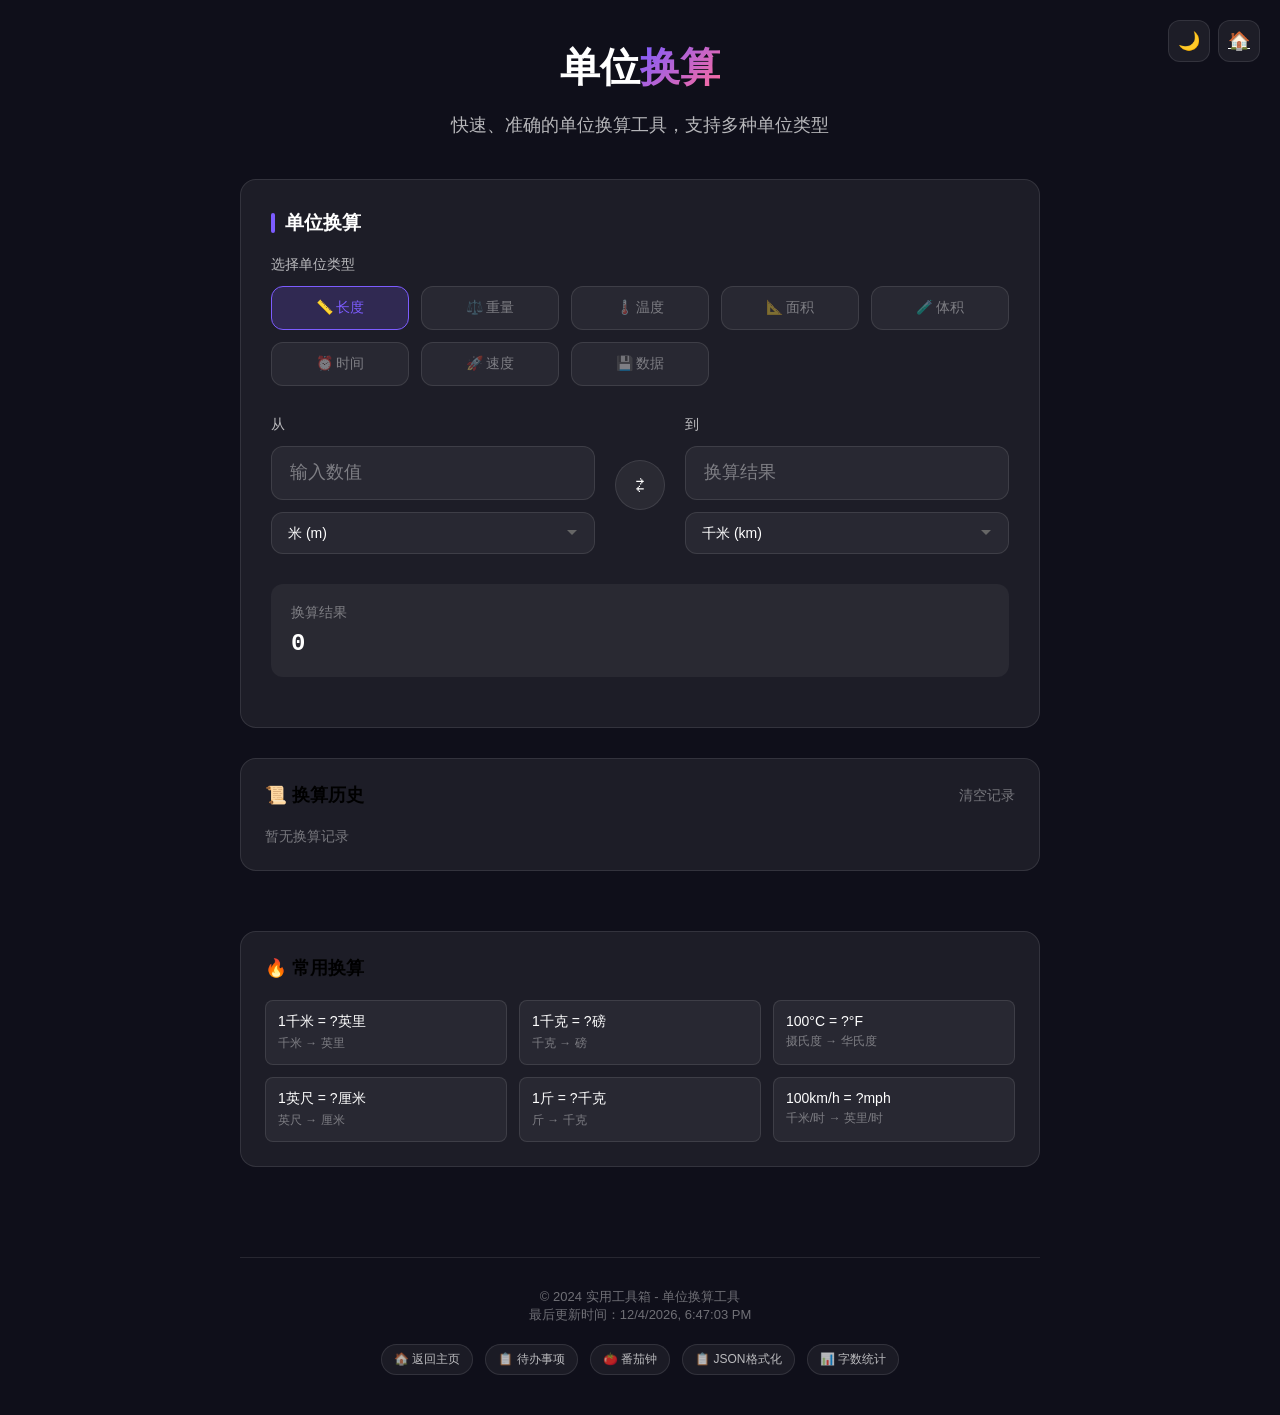
<file: tools/unit-converter.html>
<!DOCTYPE html>
<html lang="zh-CN">
<head>
    <meta charset="UTF-8">
    <meta name="viewport" content="width=device-width, initial-scale=1.0">
    <title>单位换算工具 - 实用工具箱</title>
    <style>
        /* CSS变量 - 参考待办事项网页的颜色系统 */
        :root {
            --bg-primary: #0f0f1a;
            --bg-secondary: rgba(255,255,255,0.05);
            --bg-card: rgba(255,255,255,0.06);
            --border: rgba(255,255,255,0.1);
            --text-primary: #fff;
            --text-secondary: rgba(255,255,255,0.7);
            --text-muted: rgba(255,255,255,0.4);
            --accent: #7c5cff;
            --accent-light: rgba(124, 92, 255, 0.2);
            --danger: #ff6b6b;
            --warning: #ffa726;
            --success: #66bb6a;
            --info: #42a5f5;
        }

        :root.light {
            --bg-primary: #f0f2f5;
            --bg-secondary: rgba(0,0,0,0.04);
            --bg-card: rgba(255,255,255,0.95);
            --border: rgba(0,0,0,0.08);
            --text-primary: #1a1a2e;
            --text-secondary: rgba(0,0,0,0.65);
            --text-muted: rgba(0,0,0,0.35);
            --accent: #6c4cff;
            --accent-light: rgba(108, 76, 255, 0.1);
            --danger: #ff4757;
            --warning: #ff9100;
            --success: #2ed573;
            --info: #1e88e5;
        }

        /* 重置与基础样式 */
        * {
            margin: 0;
            padding: 0;
            box-sizing: border-box;
        }

        body {
            font-family: -apple-system, BlinkMacSystemFont, "Segoe UI", Roboto, "PingFang SC", "Microsoft YaHei", sans-serif;
            min-height: 100vh;
            background: var(--bg-primary);
            padding: 40px 20px;
            transition: background 0.3s;
        }

        /* 主容器 */
        .container {
            max-width: 800px;
            margin: 0 auto;
        }

        /* 主题切换按钮 - 与待办事项网页一致 */
        .theme-toggle {
            position: fixed;
            top: 20px;
            right: 20px;
            z-index: 100;
            display: flex;
            gap: 8px;
        }

        .tool-btn {
            width: 42px;
            height: 42px;
            border-radius: 12px;
            border: 1px solid var(--border);
            background: var(--bg-card);
            font-size: 18px;
            cursor: pointer;
            display: flex;
            align-items: center;
            justify-content: center;
            transition: transform 0.2s;
            color: var(--text-primary);
        }

        .tool-btn:hover {
            transform: scale(1.05);
        }

        /* 头部 - 与待办事项网页一致 */
        .header {
            text-align: center;
            margin-bottom: 40px;
        }

        .header h1 {
            font-size: 2.5rem;
            font-weight: 700;
            color: var(--text-primary);
            margin-bottom: 16px;
        }

        .header h1 span {
            background: linear-gradient(135deg, #7c5cff, #ff6b9d);
            -webkit-background-clip: text;
            -webkit-text-fill-color: transparent;
        }

        .header p {
            font-size: 1.1rem;
            color: var(--text-secondary);
            max-width: 600px;
            margin: 0 auto;
            line-height: 1.6;
        }

        /* 主要内容布局 */
        .main-content {
            display: grid;
            grid-template-columns: 1fr;
            gap: 30px;
            margin-bottom: 40px;
        }

        /* 换算器卡片 */
        .converter-card {
            background: var(--bg-card);
            border: 1px solid var(--border);
            border-radius: 16px;
            padding: 30px;
        }

        .section-title {
            font-size: 1.2rem;
            font-weight: 600;
            color: var(--text-primary);
            margin-bottom: 20px;
            display: flex;
            align-items: center;
            gap: 10px;
        }

        .section-title::before {
            content: '';
            width: 4px;
            height: 20px;
            background: var(--accent);
            border-radius: 2px;
        }

        /* 单位类型选择 */
        .unit-type-selector {
            margin-bottom: 30px;
        }

        .unit-type-label {
            font-size: 14px;
            color: var(--text-secondary);
            margin-bottom: 12px;
            display: block;
        }

        .unit-type-grid {
            display: grid;
            grid-template-columns: repeat(auto-fill, minmax(120px, 1fr));
            gap: 12px;
        }

        .unit-type-btn {
            padding: 12px 16px;
            border: 1px solid var(--border);
            border-radius: 12px;
            background: var(--bg-secondary);
            color: var(--text-muted);
            font-size: 14px;
            font-family: inherit;
            cursor: pointer;
            transition: all 0.2s;
            text-align: center;
        }

        .unit-type-btn:hover {
            border-color: var(--accent);
            color: var(--text-secondary);
        }

        .unit-type-btn.active {
            border-color: var(--accent);
            background: var(--accent-light);
            color: var(--accent);
        }

        /* 换算区域 */
        .converter-section {
            display: grid;
            grid-template-columns: 1fr auto 1fr;
            gap: 20px;
            align-items: start;
            margin-bottom: 30px;
        }

        @media (max-width: 768px) {
            .converter-section {
                grid-template-columns: 1fr;
                gap: 16px;
            }
        }

        .input-group {
            display: flex;
            flex-direction: column;
            gap: 12px;
        }

        .input-label {
            font-size: 14px;
            color: var(--text-secondary);
            font-weight: 500;
        }

        .input-wrapper {
            position: relative;
        }

        .unit-input {
            width: 100%;
            padding: 16px 18px;
            background: var(--bg-secondary);
            border: 1px solid var(--border);
            border-radius: 12px;
            color: var(--text-primary);
            font-size: 18px;
            font-family: 'Courier New', monospace;
            font-weight: 600;
            outline: none;
            transition: border-color 0.2s;
        }

        .unit-input::placeholder {
            color: var(--text-muted);
            font-weight: 400;
        }

        .unit-input:focus {
            border-color: var(--accent);
        }

        .unit-select {
            width: 100%;
            padding: 12px 16px;
            background: var(--bg-secondary);
            border: 1px solid var(--border);
            border-radius: 12px;
            color: var(--text-primary);
            font-size: 14px;
            font-family: inherit;
            outline: none;
            appearance: none;
            background-image: url("data:image/svg+xml,%3Csvg xmlns='http://www.w3.org/2000/svg' width='12' height='12' viewBox='0 0 12 12'%3E%3Cpath fill='%23666' d='M6 8L1 3h10z'/%3E%3C/svg%3E");
            background-repeat: no-repeat;
            background-position: right 16px center;
            cursor: pointer;
        }

        .unit-select:focus {
            border-color: var(--accent);
        }

        .swap-btn {
            width: 50px;
            height: 50px;
            border-radius: 50%;
            border: 1px solid var(--border);
            background: var(--bg-card);
            color: var(--text-primary);
            font-size: 20px;
            cursor: pointer;
            display: flex;
            align-items: center;
            justify-content: center;
            transition: all 0.2s;
            align-self: center;
        }

        .swap-btn:hover {
            transform: rotate(180deg);
            border-color: var(--accent);
            background: var(--accent-light);
        }

        /* 结果显示 */
        .result-section {
            background: var(--bg-secondary);
            border-radius: 12px;
            padding: 20px;
            margin-bottom: 20px;
        }

        .result-label {
            font-size: 14px;
            color: var(--text-muted);
            margin-bottom: 8px;
            display: block;
        }

        .result-value {
            font-size: 24px;
            font-weight: 700;
            color: var(--text-primary);
            font-family: 'Courier New', monospace;
            word-break: break-all;
        }

        .result-unit {
            font-size: 16px;
            color: var(--text-secondary);
            margin-left: 8px;
        }

        /* 历史记录 */
        .history-section {
            background: var(--bg-card);
            border: 1px solid var(--border);
            border-radius: 16px;
            padding: 24px;
            margin-bottom: 30px;
        }

        .history-title {
            font-size: 1.1rem;
            font-weight: 600;
            margin-bottom: 20px;
            display: flex;
            justify-content: space-between;
            align-items: center;
        }

        .clear-history {
            background: none;
            border: none;
            color: var(--text-muted);
            cursor: pointer;
            font-size: 0.9rem;
        }

        .clear-history:hover {
            color: var(--danger);
        }

        .history-list {
            display: flex;
            flex-direction: column;
            gap: 12px;
        }

        .history-item {
            background: var(--bg-secondary);
            padding: 16px;
            border-radius: 12px;
            display: flex;
            justify-content: space-between;
            align-items: center;
            cursor: pointer;
            transition: all 0.2s;
            border: 1px solid var(--border);
        }

        .history-item:hover {
            border-color: var(--accent);
            background: var(--accent-light);
        }

        .history-conversion {
            flex: 1;
        }

        .history-from {
            font-size: 14px;
            color: var(--text-primary);
            font-weight: 500;
            margin-bottom: 4px;
        }

        .history-to {
            font-size: 14px;
            color: var(--text-secondary);
        }

        .history-time {
            font-size: 12px;
            color: var(--text-muted);
            margin-left: 16px;
        }

        /* 常用换算 */
        .common-conversions {
            background: var(--bg-card);
            border: 1px solid var(--border);
            border-radius: 16px;
            padding: 24px;
            margin-bottom: 30px;
        }

        .common-title {
            font-size: 1.1rem;
            font-weight: 600;
            margin-bottom: 20px;
            display: flex;
            align-items: center;
            gap: 10px;
        }

        .common-grid {
            display: grid;
            grid-template-columns: repeat(auto-fill, minmax(200px, 1fr));
            gap: 12px;
        }

        .common-item {
            background: var(--bg-secondary);
            padding: 12px;
            border-radius: 8px;
            cursor: pointer;
            transition: all 0.2s;
            border: 1px solid var(--border);
        }

        .common-item:hover {
            border-color: var(--accent);
            background: var(--accent-light);
        }

        .common-item-title {
            font-size: 14px;
            color: var(--text-primary);
            font-weight: 500;
            margin-bottom: 4px;
        }

        .common-item-example {
            font-size: 12px;
            color: var(--text-muted);
        }

        /* 页脚 - 与待办事项网页一致 */
        .footer {
            text-align: center;
            margin-top: 60px;
            padding-top: 30px;
            border-top: 1px solid var(--border);
            color: var(--text-muted);
            font-size: 13px;
        }

        .quick-links {
            display: flex;
            justify-content: center;
            gap: 12px;
            margin-top: 20px;
            flex-wrap: wrap;
        }

        .quick-link {
            padding: 6px 12px;
            background: var(--bg-secondary);
            border: 1px solid var(--border);
            border-radius: 20px;
            color: var(--text-secondary);
            text-decoration: none;
            font-size: 12px;
            transition: all 0.2s;
        }

        .quick-link:hover {
            background: var(--accent-light);
            border-color: var(--accent);
            color: var(--accent);
        }

        /* 响应式调整 */
        @media (max-width: 768px) {
            body {
                padding: 20px 15px;
            }
            
            .header h1 {
                font-size: 2rem;
            }
            
            .converter-section {
                grid-template-columns: 1fr;
            }
            
            .swap-btn {
                width: 40px;
                height: 40px;
                font-size: 16px;
                transform: rotate(90deg);
            }
            
            .swap-btn:hover {
                transform: rotate(270deg);
            }
            
            .theme-toggle {
                top: 10px;
                right: 10px;
            }
            
            .tool-btn {
                width: 38px;
                height: 38px;
                font-size: 16px;
            }
            
            .unit-type-grid {
                grid-template-columns: repeat(3, 1fr);
            }
        }

        @media (max-width: 480px) {
            .header h1 {
                font-size: 1.8rem;
            }
            
            .unit-type-grid {
                grid-template-columns: repeat(2, 1fr);
            }
            
            .converter-card {
                padding: 20px;
            }
            
            .result-value {
                font-size: 20px;
            }
        }
    </style>
</head>
<body>
    <!-- 主题切换按钮 - 与待办事项网页一致 -->
    <div class="theme-toggle">
        <button class="tool-btn" onclick="toggleTheme()" id="themeBtn" title="切换主题">🌙</button>
        <a href="../index.html" class="tool-btn" title="返回首页">🏠</a>
    </div>
    
    <div class="container">
        <!-- 头部 - 与待办事项网页一致 -->
        <div class="header">
            <h1>单位<span>换算</span></h1>
            <p>快速、准确的单位换算工具，支持多种单位类型</p>
        </div>

        <!-- 主要内容布局 -->
        <div class="main-content">
            <!-- 换算器卡片 -->
            <div class="converter-card">
                <div class="section-title">单位换算</div>
                
                <!-- 单位类型选择 -->
                <div class="unit-type-selector">
                    <label class="unit-type-label">选择单位类型</label>
                    <div class="unit-type-grid">
                        <button class="unit-type-btn active" data-type="length" onclick="selectUnitType(this)">📏 长度</button>
                        <button class="unit-type-btn" data-type="weight" onclick="selectUnitType(this)">⚖️ 重量</button>
                        <button class="unit-type-btn" data-type="temperature" onclick="selectUnitType(this)">🌡️ 温度</button>
                        <button class="unit-type-btn" data-type="area" onclick="selectUnitType(this)">📐 面积</button>
                        <button class="unit-type-btn" data-type="volume" onclick="selectUnitType(this)">🧪 体积</button>
                        <button class="unit-type-btn" data-type="time" onclick="selectUnitType(this)">⏰ 时间</button>
                        <button class="unit-type-btn" data-type="speed" onclick="selectUnitType(this)">🚀 速度</button>
                        <button class="unit-type-btn" data-type="data" onclick="selectUnitType(this)">💾 数据</button>
                    </div>
                </div>
                
                <!-- 换算区域 -->
                <div class="converter-section">
                    <div class="input-group">
                        <label class="input-label">从</label>
                        <div class="input-wrapper">
                            <input type="number" class="unit-input" id="fromValue" placeholder="输入数值" oninput="convert()">
                        </div>
                        <select class="unit-select" id="fromUnit" onchange="convert()">
                            <!-- 动态填充 -->
                        </select>
                    </div>
                    
                    <button class="swap-btn" onclick="swapUnits()" title="交换单位">
                        ⇄
                    </button>
                    
                    <div class="input-group">
                        <label class="input-label">到</label>
                        <div class="input-wrapper">
                            <input type="number" class="unit-input" id="toValue" placeholder="换算结果" readonly>
                        </div>
                        <select class="unit-select" id="toUnit" onchange="convert()">
                            <!-- 动态填充 -->
                        </select>
                    </div>
                </div>
                
                <!-- 结果显示 -->
                <div class="result-section">
                    <label class="result-label">换算结果</label>
                    <div class="result-value" id="resultDisplay">
                        0 <span class="result-unit">米</span>
                    </div>
                </div>
            </div>
            
            <!-- 历史记录 -->
            <div class="history-section">
                <div class="history-title">
                    <span>📜 换算历史</span>
                    <button class="clear-history" id="clearHistory">清空记录</button>
                </div>
                <div class="history-list" id="historyList">
                    <!-- 动态填充 -->
                </div>
            </div>
            
            <!-- 常用换算 -->
            <div class="common-conversions">
                <div class="common-title">🔥 常用换算</div>
                <div class="common-grid" id="commonConversions">
                    <!-- 动态填充 -->
                </div>
            </div>
        </div>

        <!-- 页脚 - 与待办事项网页一致 -->
        <div class="footer">
            <p>© 2024 实用工具箱 - 单位换算工具</p>
            <p>最后更新时间：<span id="lastUpdate"></span></p>
            <div class="quick-links">
                <a href="index.html" class="quick-link">🏠 返回主页</a>
                <a href="todo-list.html" class="quick-link">📋 待办事项</a>
                <a href="pomodoro-timer.html" class="quick-link">🍅 番茄钟</a>
                <a href="tools/json-formatter.html" class="quick-link">📋 JSON格式化</a>
                <a href="tools/word-counter.html" class="quick-link">📊 字数统计</a>
            </div>
        </div>
    </div>

    <script>
        // 单位换算工具应用
        const unitConverterApp = {
            // 单位类型和单位数据
            unitTypes: {
                length: {
                    name: '长度',
                    units: {
                        'm': { name: '米', symbol: 'm', factor: 1 },
                        'km': { name: '千米', symbol: 'km', factor: 1000 },
                        'cm': { name: '厘米', symbol: 'cm', factor: 0.01 },
                        'mm': { name: '毫米', symbol: 'mm', factor: 0.001 },
                        'μm': { name: '微米', symbol: 'μm', factor: 0.000001 },
                        'nm': { name: '纳米', symbol: 'nm', factor: 0.000000001 },
                        'mile': { name: '英里', symbol: 'mi', factor: 1609.344 },
                        'yard': { name: '码', symbol: 'yd', factor: 0.9144 },
                        'foot': { name: '英尺', symbol: 'ft', factor: 0.3048 },
                        'inch': { name: '英寸', symbol: 'in', factor: 0.0254 },
                        'nautical_mile': { name: '海里', symbol: 'nmi', factor: 1852 }
                    }
                },
                weight: {
                    name: '重量',
                    units: {
                        'kg': { name: '千克', symbol: 'kg', factor: 1 },
                        'g': { name: '克', symbol: 'g', factor: 0.001 },
                        'mg': { name: '毫克', symbol: 'mg', factor: 0.000001 },
                        'ton': { name: '吨', symbol: 't', factor: 1000 },
                        'pound': { name: '磅', symbol: 'lb', factor: 0.453592 },
                        'ounce': { name: '盎司', symbol: 'oz', factor: 0.0283495 },
                        'jin': { name: '斤', symbol: '斤', factor: 0.5 },
                        'liang': { name: '两', symbol: '两', factor: 0.05 }
                    }
                },
                temperature: {
                    name: '温度',
                    units: {
                        'celsius': { name: '摄氏度', symbol: '°C' },
                        'fahrenheit': { name: '华氏度', symbol: '°F' },
                        'kelvin': { name: '开尔文', symbol: 'K' }
                    }
                },
                area: {
                    name: '面积',
                    units: {
                        'm2': { name: '平方米', symbol: 'm²', factor: 1 },
                        'km2': { name: '平方千米', symbol: 'km²', factor: 1000000 },
                        'cm2': { name: '平方厘米', symbol: 'cm²', factor: 0.0001 },
                        'mm2': { name: '平方毫米', symbol: 'mm²', factor: 0.000001 },
                        'hectare': { name: '公顷', symbol: 'ha', factor: 10000 },
                        'acre': { name: '英亩', symbol: 'ac', factor: 4046.86 },
                        'mu': { name: '亩', symbol: '亩', factor: 666.667 }
                    }
                },
                volume: {
                    name: '体积',
                    units: {
                        'l': { name: '升', symbol: 'L', factor: 1 },
                        'ml': { name: '毫升', symbol: 'mL', factor: 0.001 },
                        'm3': { name: '立方米', symbol: 'm³', factor: 1000 },
                        'cm3': { name: '立方厘米', symbol: 'cm³', factor: 0.001 },
                        'gallon': { name: '加仑', symbol: 'gal', factor: 3.78541 },
                        'quart': { name: '夸脱', symbol: 'qt', factor: 0.946353 },
                        'pint': { name: '品脱', symbol: 'pt', factor: 0.473176 },
                        'cup': { name: '杯', symbol: 'cup', factor: 0.236588 }
                    }
                },
                time: {
                    name: '时间',
                    units: {
                        's': { name: '秒', symbol: 's', factor: 1 },
                        'min': { name: '分钟', symbol: 'min', factor: 60 },
                        'h': { name: '小时', symbol: 'h', factor: 3600 },
                        'day': { name: '天', symbol: 'd', factor: 86400 },
                        'week': { name: '周', symbol: 'wk', factor: 604800 },
                        'month': { name: '月', symbol: 'mo', factor: 2592000 },
                        'year': { name: '年', symbol: 'yr', factor: 31536000 }
                    }
                },
                speed: {
                    name: '速度',
                    units: {
                        'mps': { name: '米/秒', symbol: 'm/s', factor: 1 },
                        'kmh': { name: '千米/时', symbol: 'km/h', factor: 0.277778 },
                        'mph': { name: '英里/时', symbol: 'mph', factor: 0.44704 },
                        'knot': { name: '节', symbol: 'kn', factor: 0.514444 },
                        'mach': { name: '马赫', symbol: 'Ma', factor: 340.3 }
                    }
                },
                data: {
                    name: '数据',
                    units: {
                        'byte': { name: '字节', symbol: 'B', factor: 1 },
                        'kb': { name: '千字节', symbol: 'KB', factor: 1024 },
                        'mb': { name: '兆字节', symbol: 'MB', factor: 1048576 },
                        'gb': { name: '吉字节', symbol: 'GB', factor: 1073741824 },
                        'tb': { name: '太字节', symbol: 'TB', factor: 1099511627776 },
                        'bit': { name: '位', symbol: 'bit', factor: 0.125 },
                        'kbit': { name: '千位', symbol: 'Kbit', factor: 128 },
                        'mbit': { name: '兆位', symbol: 'Mbit', factor: 131072 }
                    }
                }
            },
            
            // 当前状态
            currentType: 'length',
            history: JSON.parse(localStorage.getItem('unitConverterHistory')) || [],
            
            // 常用换算示例
            commonConversions: [
                { type: 'length', from: 'km', to: 'mile', value: 1, label: '1千米 = ?英里' },
                { type: 'weight', from: 'kg', to: 'pound', value: 1, label: '1千克 = ?磅' },
                { type: 'temperature', from: 'celsius', to: 'fahrenheit', value: 100, label: '100°C = ?°F' },
                { type: 'length', from: 'foot', to: 'cm', value: 1, label: '1英尺 = ?厘米' },
                { type: 'weight', from: 'jin', to: 'kg', value: 1, label: '1斤 = ?千克' },
                { type: 'speed', from: 'kmh', to: 'mph', value: 100, label: '100km/h = ?mph' }
            ],
            
            // 初始化应用
            init: function() {
                this.loadSettings();
                this.setupEventListeners();
                this.updateUnitSelectors();
                this.renderHistory();
                this.renderCommonConversions();
                this.updateLastUpdateTime();
            },
            
            // 加载设置
            loadSettings: function() {
                // 这里可以加载用户偏好设置
            },
            
            // 设置事件监听器
            setupEventListeners: function() {
                // 清空历史记录
                document.getElementById('clearHistory').addEventListener('click', () => {
                    this.clearHistory();
                });
            },
            
            // 更新单位选择器
            updateUnitSelectors: function() {
                const unitType = this.unitTypes[this.currentType];
                const units = unitType.units;
                
                const fromSelect = document.getElementById('fromUnit');
                const toSelect = document.getElementById('toUnit');
                
                // 清空选择器
                fromSelect.innerHTML = '';
                toSelect.innerHTML = '';
                
                // 添加单位选项
                Object.keys(units).forEach(key => {
                    const unit = units[key];
                    const option = document.createElement('option');
                    option.value = key;
                    option.textContent = `${unit.name} (${unit.symbol})`;
                    
                    fromSelect.appendChild(option.cloneNode(true));
                    toSelect.appendChild(option);
                });
                
                // 设置默认选择
                const unitKeys = Object.keys(units);
                if (unitKeys.length >= 2) {
                    fromSelect.value = unitKeys[0];
                    toSelect.value = unitKeys[1];
                }
                
                // 清空输入框和结果
                document.getElementById('fromValue').value = '';
                document.getElementById('toValue').value = '';
                this.updateResultDisplay(0, '');
            },
            
            // 选择单位类型
            selectUnitType: function(btn) {
                // 移除所有active状态
                document.querySelectorAll('.unit-type-btn').forEach(b => b.classList.remove('active'));
                
                // 添加active状态
                btn.classList.add('active');
                
                // 更新当前类型
                this.currentType = btn.dataset.type;
                
                // 更新单位选择器
                this.updateUnitSelectors();
            },
            
            // 执行换算
            convert: function() {
                const fromValue = parseFloat(document.getElementById('fromValue').value);
                const fromUnit = document.getElementById('fromUnit').value;
                const toUnit = document.getElementById('toUnit').value;
                
                if (isNaN(fromValue)) {
                    document.getElementById('toValue').value = '';
                    this.updateResultDisplay(0, '');
                    return;
                }
                
                const result = this.calculateConversion(fromValue, fromUnit, toUnit);
                
                // 更新结果
                document.getElementById('toValue').value = result.toFixed(6);
                this.updateResultDisplay(result, toUnit);
                
                // 添加到历史记录
                this.addToHistory(fromValue, fromUnit, result, toUnit);
            },
            
            // 计算换算结果
            calculateConversion: function(value, fromUnit, toUnit) {
                const unitType = this.unitTypes[this.currentType];
                
                // 温度需要特殊处理
                if (this.currentType === 'temperature') {
                    return this.convertTemperature(value, fromUnit, toUnit);
                }
                
                // 其他单位使用系数换算
                const fromFactor = unitType.units[fromUnit].factor;
                const toFactor = unitType.units[toUnit].factor;
                
                return value * fromFactor / toFactor;
            },
            
            // 温度换算
            convertTemperature: function(value, fromUnit, toUnit) {
                // 先转换为摄氏度
                let celsius;
                switch (fromUnit) {
                    case 'celsius':
                        celsius = value;
                        break;
                    case 'fahrenheit':
                        celsius = (value - 32) * 5/9;
                        break;
                    case 'kelvin':
                        celsius = value - 273.15;
                        break;
                    default:
                        celsius = value;
                }
                
                // 再从摄氏度转换为目标单位
                switch (toUnit) {
                    case 'celsius':
                        return celsius;
                    case 'fahrenheit':
                        return celsius * 9/5 + 32;
                    case 'kelvin':
                        return celsius + 273.15;
                    default:
                        return celsius;
                }
            },
            
            // 更新结果显示
            updateResultDisplay: function(value, unitKey) {
                const unitType = this.unitTypes[this.currentType];
                const unit = unitType.units[unitKey];
                
                const resultDisplay = document.getElementById('resultDisplay');
                if (unit) {
                    resultDisplay.innerHTML = `${value.toFixed(6)} <span class="result-unit">${unit.symbol}</span>`;
                } else {
                    resultDisplay.textContent = '0';
                }
            },
            
            // 交换单位
            swapUnits: function() {
                const fromSelect = document.getElementById('fromUnit');
                const toSelect = document.getElementById('toUnit');
                const fromValue = document.getElementById('fromValue');
                const toValue = document.getElementById('toValue');
                
                // 交换单位选择
                const tempUnit = fromSelect.value;
                fromSelect.value = toSelect.value;
                toSelect.value = tempUnit;
                
                // 交换数值
                const tempValue = fromValue.value;
                fromValue.value = toValue.value;
                toValue.value = tempValue;
                
                // 重新计算
                this.convert();
            },
            
            // 添加到历史记录
            addToHistory: function(fromValue, fromUnit, toValue, toUnit) {
                const unitType = this.unitTypes[this.currentType];
                const fromUnitData = unitType.units[fromUnit];
                const toUnitData = unitType.units[toUnit];
                
                const historyItem = {
                    id: Date.now(),
                    type: this.currentType,
                    fromValue: fromValue,
                    fromUnit: fromUnit,
                    fromUnitName: fromUnitData.name,
                    fromUnitSymbol: fromUnitData.symbol,
                    toValue: toValue,
                    toUnit: toUnit,
                    toUnitName: toUnitData.name,
                    toUnitSymbol: toUnitData.symbol,
                    timestamp: new Date().toISOString()
                };
                
                this.history.unshift(historyItem);
                
                // 限制历史记录数量
                if (this.history.length > 20) {
                    this.history.pop();
                }
                
                // 保存到本地存储
                localStorage.setItem('unitConverterHistory', JSON.stringify(this.history));
                
                // 更新UI
                this.renderHistory();
            },
            
            // 渲染历史记录
            renderHistory: function() {
                const historyList = document.getElementById('historyList');
                
                if (this.history.length === 0) {
                    historyList.innerHTML = '<div style="color: var(--text-muted); font-size: 0.9rem;">暂无换算记录</div>';
                    return;
                }
                
                historyList.innerHTML = this.history.slice(0, 10).map(item => {
                    const time = new Date(item.timestamp);
                    const timeString = `${time.getHours().toString().padStart(2, '0')}:${time.getMinutes().toString().padStart(2, '0')}`;
                    
                    return `
                        <div class="history-item" data-id="${item.id}">
                            <div class="history-conversion">
                                <div class="history-from">${item.fromValue} ${item.fromUnitSymbol} = ${item.toValue.toFixed(4)} ${item.toUnitSymbol}</div>
                                <div class="history-to">${item.fromUnitName} → ${item.toUnitName}</div>
                            </div>
                            <div class="history-time">${timeString}</div>
                        </div>
                    `;
                }).join('');
            },
            
            // 清空历史记录
            clearHistory: function() {
                if (confirm('确定要清空所有换算历史吗？')) {
                    this.history = [];
                    localStorage.removeItem('unitConverterHistory');
                    this.renderHistory();
                }
            },
            
            // 渲染常用换算
            renderCommonConversions: function() {
                const commonGrid = document.getElementById('commonConversions');
                
                commonGrid.innerHTML = this.commonConversions.map(item => {
                    const unitType = this.unitTypes[item.type];
                    const fromUnit = unitType.units[item.from];
                    const toUnit = unitType.units[item.to];
                    
                    return `
                        <div class="common-item" onclick="loadCommonConversion('${item.type}', '${item.from}', '${item.to}', ${item.value})">
                            <div class="common-item-title">${item.label}</div>
                            <div class="common-item-example">${fromUnit.name} → ${toUnit.name}</div>
                        </div>
                    `;
                }).join('');
            },
            
            // 更新最后更新时间
            updateLastUpdateTime: function() {
                document.getElementById('lastUpdate').textContent = new Date().toLocaleString();
            }
        };

        // 全局函数
        function selectUnitType(btn) {
            unitConverterApp.selectUnitType(btn);
        }

        function convert() {
            unitConverterApp.convert();
        }

        function swapUnits() {
            unitConverterApp.swapUnits();
        }

        function loadCommonConversion(type, fromUnit, toUnit, value) {
            // 切换单位类型
            document.querySelectorAll('.unit-type-btn').forEach(btn => {
                btn.classList.remove('active');
                if (btn.dataset.type === type) {
                    btn.classList.add('active');
                }
            });
            
            unitConverterApp.currentType = type;
            unitConverterApp.updateUnitSelectors();
            
            // 设置单位选择
            document.getElementById('fromUnit').value = fromUnit;
            document.getElementById('toUnit').value = toUnit;
            
            // 设置数值
            document.getElementById('fromValue').value = value;
            
            // 执行换算
            unitConverterApp.convert();
        }

        // 主题切换功能
        let isDark = true;
        
        function setTheme(light) {
            isDark = !light;
            document.documentElement.classList.toggle('light', light);
            const themeBtn = document.getElementById('themeBtn');
            if (themeBtn) {
                themeBtn.textContent = light ? '☀️' : '🌙';
                themeBtn.title = light ? '切换到深色模式' : '切换到浅色模式';
            }
            localStorage.setItem('theme', light ? 'light' : 'dark');
        }

        function toggleTheme() { 
            setTheme(isDark); 
        }

        // 初始化应用
        document.addEventListener('DOMContentLoaded', function() {
            // 检查保存的主题
            const savedTheme = localStorage.getItem('theme');
            if (savedTheme === 'light') {
                setTheme(true);
            }
            
            // 初始化单位换算应用
            unitConverterApp.init();
        });
    </script>
</body>
</html>
</file>
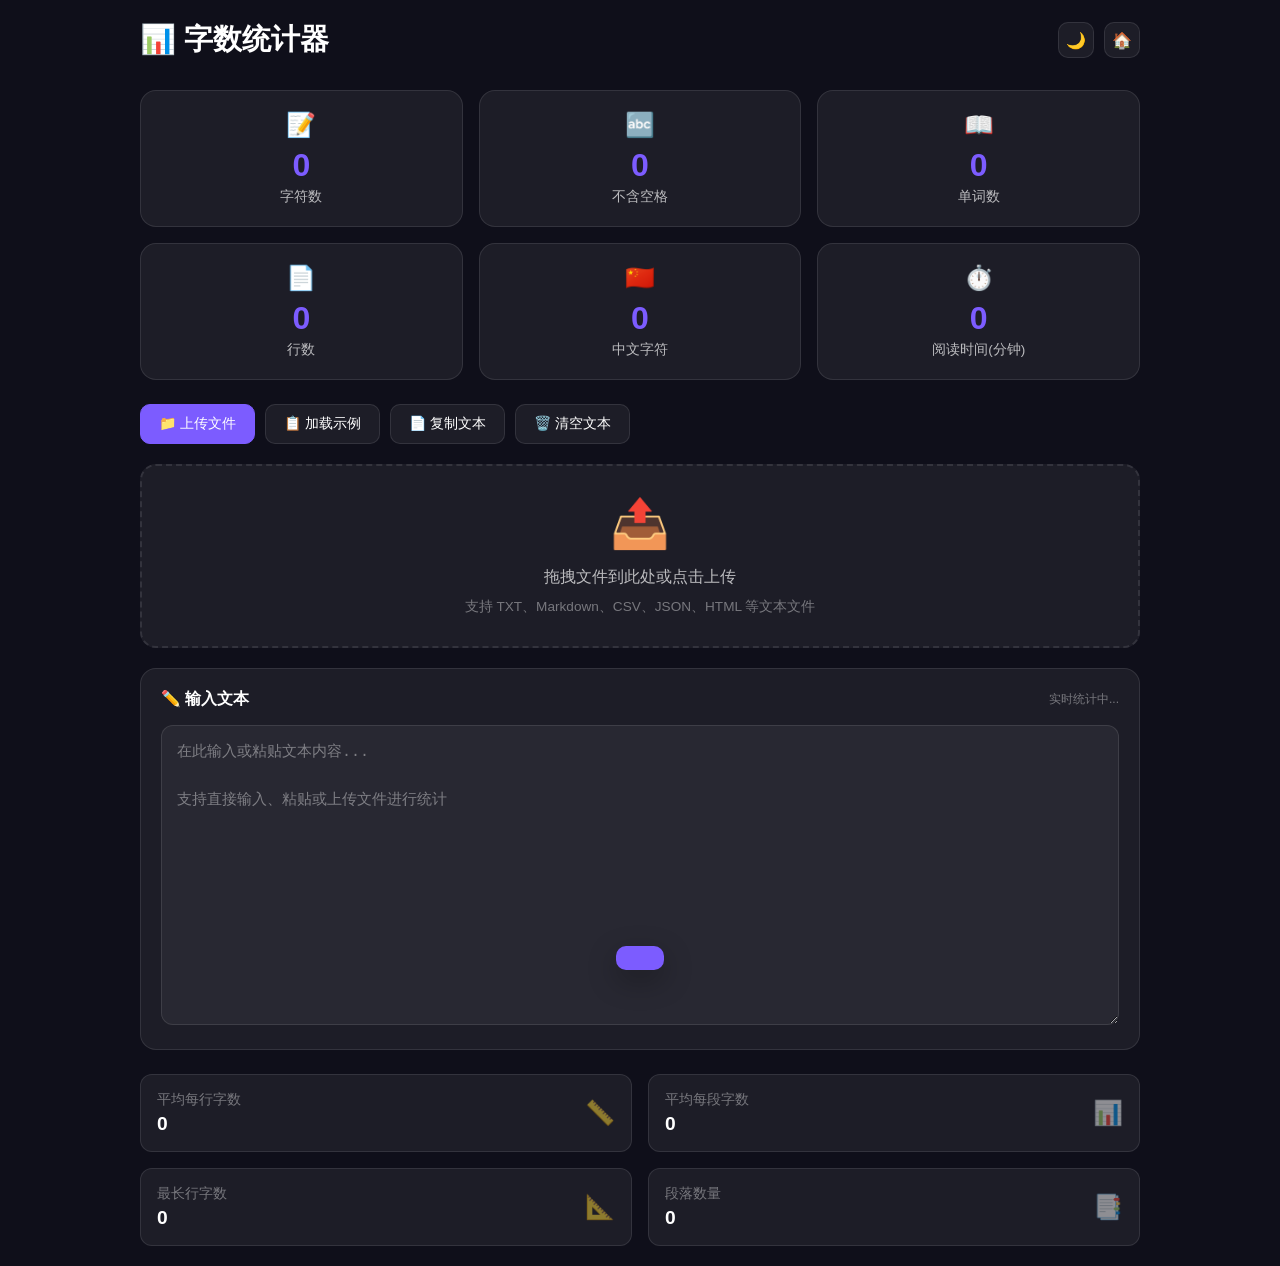
<file: tools/word-counter.html>
<!-- tools/word-counter.html -->
<!DOCTYPE html>
<html lang="zh-CN">
<head>
    <meta charset="UTF-8">
    <meta name="viewport" content="width=device-width, initial-scale=1.0">
    <title>字数统计器 - 实用工具箱</title>
    <link rel="stylesheet" href="../css/base.css">
    <style>
        * {
            margin: 0;
            padding: 0;
            box-sizing: border-box;
        }

        :root {
            --bg-primary: #0f0f1a;
            --bg-secondary: rgba(255,255,255,0.05);
            --bg-card: rgba(255,255,255,0.06);
            --border: rgba(255,255,255,0.1);
            --text-primary: #fff;
            --text-secondary: rgba(255,255,255,0.7);
            --text-muted: rgba(255,255,255,0.4);
            --accent: #7c5cff;
            --accent-light: rgba(124, 92, 255, 0.2);
            --success: #66bb6a;
            --warning: #ffa726;
            --danger: #ff6b6b;
        }

        :root.light {
            --bg-primary: #f0f2f5;
            --bg-secondary: rgba(0,0,0,0.04);
            --bg-card: rgba(255,255,255,0.95);
            --border: rgba(0,0,0,0.08);
            --text-primary: #1a1a2e;
            --text-secondary: rgba(0,0,0,0.65);
            --text-muted: rgba(0,0,0,0.35);
            --accent: #6c4cff;
            --accent-light: rgba(108, 76, 255, 0.1);
        }

        body {
            font-family: -apple-system, BlinkMacSystemFont, "Segoe UI", Roboto, "PingFang SC", "Microsoft YaHei", sans-serif;
            min-height: 100vh;
            background: var(--bg-primary);
            padding: 20px;
            transition: background 0.3s;
        }
        
        .container {
            max-width: 1000px;
            margin: 0 auto;
        }
        
        /* 头部 */
        .header {
            display: flex;
            justify-content: space-between;
            align-items: center;
            margin-bottom: 30px;
        }
        
        .header h1 {
            font-size: 1.8rem;
            font-weight: 700;
            color: var(--text-primary);
        }
        
        .header-left {
            display: flex;
            align-items: center;
            gap: 15px;
        }
        
        .header-actions {
            display: flex;
            gap: 10px;
        }
        
        .tool-btn {
            width: 36px;
            height: 36px;
            border-radius: 10px;
            border: 1px solid var(--border);
            background: var(--bg-card);
            color: var(--text-primary);
            font-size: 16px;
            cursor: pointer;
            display: flex;
            align-items: center;
            justify-content: center;
            transition: all 0.2s;
            text-decoration: none;
        }
        
        .tool-btn:hover {
            border-color: var(--accent);
            transform: translateY(-1px);
        }
        
        /* 统计卡片 */
        .stats-grid {
            display: grid;
            grid-template-columns: repeat(3, 1fr);
            gap: 16px;
            margin-bottom: 24px;
        }
        
        .stat-card {
            background: var(--bg-card);
            border: 1px solid var(--border);
            border-radius: 16px;
            padding: 20px;
            text-align: center;
            transition: all 0.3s;
        }
        
        .stat-card:hover {
            border-color: var(--accent);
            transform: translateY(-2px);
        }
        
        .stat-icon {
            font-size: 1.5rem;
            margin-bottom: 8px;
        }
        
        .stat-number {
            font-size: 2rem;
            font-weight: 700;
            color: var(--accent);
            margin-bottom: 4px;
        }
        
        .stat-label {
            font-size: 0.85rem;
            color: var(--text-secondary);
        }
        
        /* 工具栏 */
        .toolbar {
            display: flex;
            gap: 10px;
            margin-bottom: 20px;
            flex-wrap: wrap;
        }
        
        .action-btn {
            padding: 10px 18px;
            border-radius: 10px;
            border: 1px solid var(--border);
            background: var(--bg-card);
            color: var(--text-primary);
            font-size: 14px;
            font-weight: 500;
            cursor: pointer;
            display: flex;
            align-items: center;
            gap: 8px;
            transition: all 0.2s;
        }
        
        .action-btn:hover {
            border-color: var(--accent);
            background: var(--accent-light);
            transform: translateY(-1px);
        }
        
        .action-btn.primary {
            background: var(--accent);
            border-color: var(--accent);
            color: white;
        }
        
        .action-btn.primary:hover {
            background: #6c4cff;
            transform: translateY(-1px);
        }
        
        /* 文件上传区域 */
        .upload-area {
            background: var(--bg-card);
            border: 2px dashed var(--border);
            border-radius: 16px;
            padding: 30px;
            text-align: center;
            margin-bottom: 20px;
            transition: all 0.3s;
            cursor: pointer;
        }
        
        .upload-area:hover {
            border-color: var(--accent);
            background: var(--accent-light);
        }
        
        .upload-area.dragover {
            border-color: var(--accent);
            background: var(--accent-light);
            transform: scale(1.01);
        }
        
        .upload-icon {
            font-size: 3rem;
            margin-bottom: 15px;
        }
        
        .upload-text {
            color: var(--text-secondary);
            margin-bottom: 10px;
        }
        
        .upload-hint {
            font-size: 0.85rem;
            color: var(--text-muted);
        }
        
        .file-input {
            display: none;
        }
        
        /* 编辑器容器 */
        .editor-container {
            background: var(--bg-card);
            border: 1px solid var(--border);
            border-radius: 16px;
            padding: 20px;
            margin-bottom: 24px;
        }
        
        .editor-header {
            display: flex;
            justify-content: space-between;
            align-items: center;
            margin-bottom: 15px;
        }
        
        .editor-title {
            font-size: 1rem;
            font-weight: 600;
            color: var(--text-primary);
            display: flex;
            align-items: center;
            gap: 8px;
        }
        
        .editor-info {
            font-size: 12px;
            color: var(--text-muted);
        }
        
        textarea {
            width: 100%;
            height: 300px;
            padding: 15px;
            background: var(--bg-secondary);
            border: 1px solid var(--border);
            border-radius: 12px;
            color: var(--text-primary);
            font-size: 15px;
            line-height: 1.6;
            resize: vertical;
            outline: none;
            transition: border-color 0.2s;
        }
        
        textarea:focus {
            border-color: var(--accent);
        }
        
        textarea::placeholder {
            color: var(--text-muted);
        }
        
        /* 详细统计 */
        .details-grid {
            display: grid;
            grid-template-columns: repeat(2, 1fr);
            gap: 16px;
        }
        
        .detail-card {
            background: var(--bg-card);
            border: 1px solid var(--border);
            border-radius: 12px;
            padding: 16px;
            display: flex;
            justify-content: space-between;
            align-items: center;
        }
        
        .detail-info {
            display: flex;
            flex-direction: column;
            gap: 4px;
        }
        
        .detail-title {
            font-size: 0.85rem;
            color: var(--text-muted);
        }
        
        .detail-value {
            font-size: 1.2rem;
            font-weight: 600;
            color: var(--text-primary);
        }
        
        .detail-icon {
            font-size: 1.5rem;
            opacity: 0.5;
        }
        
        /* 提示消息 */
        .toast {
            position: fixed;
            bottom: 30px;
            left: 50%;
            transform: translateX(-50%) translateY(100px);
            background: var(--accent);
            color: white;
            padding: 12px 24px;
            border-radius: 10px;
            font-size: 14px;
            font-weight: 500;
            box-shadow: 0 10px 30px rgba(0,0,0,0.3);
            transition: transform 0.3s ease;
            z-index: 1000;
        }
        
        .toast.show {
            transform: translateX(-50%) translateY(0);
        }
        
        /* 响应式 */
        @media (max-width: 768px) {
            body {
                padding: 15px;
            }
            
            .header h1 {
                font-size: 1.4rem;
            }
            
            .stats-grid {
                grid-template-columns: repeat(2, 1fr);
            }
            
            .details-grid {
                grid-template-columns: 1fr;
            }
            
            .toolbar {
                flex-direction: column;
            }
            
            .action-btn {
                width: 100%;
                justify-content: center;
            }
        }
        
        @media (max-width: 480px) {
            .stats-grid {
                grid-template-columns: 1fr;
            }
        }
    </style>
</head>
<body>
    <div class="container">
        <!-- 头部 -->
        <div class="header">
            <div class="header-left">
                <h1>📊 字数统计器</h1>
            </div>
            <div class="header-actions">
                <button class="tool-btn" onclick="toggleTheme()" id="themeBtn" title="切换主题">🌙</button>
                <a href="../index.html" class="tool-btn" title="返回首页">🏠</a>
            </div>
        </div>
        
        <!-- 统计卡片 -->
        <div class="stats-grid">
            <div class="stat-card">
                <div class="stat-icon">📝</div>
                <div class="stat-number" id="charCount">0</div>
                <div class="stat-label">字符数</div>
            </div>
            <div class="stat-card">
                <div class="stat-icon">🔤</div>
                <div class="stat-number" id="charNoSpace">0</div>
                <div class="stat-label">不含空格</div>
            </div>
            <div class="stat-card">
                <div class="stat-icon">📖</div>
                <div class="stat-number" id="wordCount">0</div>
                <div class="stat-label">单词数</div>
            </div>
            <div class="stat-card">
                <div class="stat-icon">📄</div>
                <div class="stat-number" id="lineCount">0</div>
                <div class="stat-label">行数</div>
            </div>
            <div class="stat-card">
                <div class="stat-icon">🇨🇳</div>
                <div class="stat-number" id="chineseCount">0</div>
                <div class="stat-label">中文字符</div>
            </div>
            <div class="stat-card">
                <div class="stat-icon">⏱️</div>
                <div class="stat-number" id="readingTime">0</div>
                <div class="stat-label">阅读时间(分钟)</div>
            </div>
        </div>
        
        <!-- 工具栏 -->
        <div class="toolbar">
            <button class="action-btn primary" onclick="document.getElementById('fileInput').click()">
                📁 上传文件
            </button>
            <button class="action-btn" onclick="loadSample()">
                📋 加载示例
            </button>
            <button class="action-btn" onclick="copyText()">
                📄 复制文本
            </button>
            <button class="action-btn" onclick="clearText()">
                🗑️ 清空文本
            </button>
            <input type="file" id="fileInput" class="file-input" accept=".txt,.md,.csv,.json,.html,.xml,.js,.css,.py,.java,.c,.cpp" onchange="handleFileUpload(event)">
        </div>
        
        <!-- 文件上传区域 -->
        <div class="upload-area" id="uploadArea" onclick="document.getElementById('fileInput').click()">
            <div class="upload-icon">📤</div>
            <div class="upload-text">拖拽文件到此处或点击上传</div>
            <div class="upload-hint">支持 TXT、Markdown、CSV、JSON、HTML 等文本文件</div>
        </div>
        
        <!-- 编辑器 -->
        <div class="editor-container">
            <div class="editor-header">
                <span class="editor-title">✏️ 输入文本</span>
                <span class="editor-info" id="editorInfo">实时统计中...</span>
            </div>
            <textarea id="textInput" placeholder="在此输入或粘贴文本内容...&#10;&#10;支持直接输入、粘贴或上传文件进行统计"></textarea>
        </div>
        
        <!-- 详细统计 -->
        <div class="details-grid">
            <div class="detail-card">
                <div class="detail-info">
                    <div class="detail-title">平均每行字数</div>
                    <div class="detail-value" id="avgLine">0</div>
                </div>
                <div class="detail-icon">📏</div>
            </div>
            <div class="detail-card">
                <div class="detail-info">
                    <div class="detail-title">平均每段字数</div>
                    <div class="detail-value" id="avgParagraph">0</div>
                </div>
                <div class="detail-icon">📊</div>
            </div>
            <div class="detail-card">
                <div class="detail-info">
                    <div class="detail-title">最长行字数</div>
                    <div class="detail-value" id="maxLine">0</div>
                </div>
                <div class="detail-icon">📐</div>
            </div>
            <div class="detail-card">
                <div class="detail-info">
                    <div class="detail-title">段落数量</div>
                    <div class="detail-value" id="paragraphCount">0</div>
                </div>
                <div class="detail-icon">📑</div>
            </div>
        </div>
    </div>
    
    <!-- 提示消息 -->
    <div class="toast" id="toast"></div>
    
    <script>
        const textInput = document.getElementById('textInput');
        const uploadArea = document.getElementById('uploadArea');
        let lastUpdateTimeout;
        
        // 实时统计
        textInput.addEventListener('input', function() {
            clearTimeout(lastUpdateTimeout);
            lastUpdateTimeout = setTimeout(() => {
                updateStats();
                document.getElementById('editorInfo').textContent = '最后更新: ' + new Date().toLocaleTimeString();
            }, 300);
        });
        
        // 文件拖拽上传
        uploadArea.addEventListener('dragover', function(e) {
            e.preventDefault();
            uploadArea.classList.add('dragover');
        });
        
        uploadArea.addEventListener('dragleave', function(e) {
            e.preventDefault();
            uploadArea.classList.remove('dragover');
        });
        
        uploadArea.addEventListener('drop', function(e) {
            e.preventDefault();
            uploadArea.classList.remove('dragover');
            
            const files = e.dataTransfer.files;
            if (files.length > 0) {
                readFile(files[0]);
            }
        });
        
        // 文件上传处理
        function handleFileUpload(event) {
            const file = event.target.files[0];
            if (file) {
                readFile(file);
            }
            // 重置 input 以允许重复上传同一文件
            event.target.value = '';
        }
        
        function readFile(file) {
            // 检查文件类型
            const validTypes = ['.txt', '.md', '.csv', '.json', '.html', '.xml', '.js', '.css', '.py', '.java', '.c', '.cpp'];
            const fileExtension = '.' + file.name.split('.').pop().toLowerCase();
            
            if (!validTypes.includes(fileExtension)) {
                showToast('不支持的文件类型，请上传文本文件');
                return;
            }
            
            // 检查文件大小（限制 5MB）
            if (file.size > 5 * 1024 * 1024) {
                showToast('文件过大，请上传小于 5MB 的文件');
                return;
            }
            
            const reader = new FileReader();
            reader.onload = function(e) {
                textInput.value = e.target.result;
                updateStats();
                showToast('✅ 文件 "' + file.name + '" 已成功加载');
                document.getElementById('editorInfo').textContent = '已加载文件: ' + file.name;
            };
            reader.onerror = function() {
                showToast('❌ 文件读取失败，请重试');
            };
            reader.readAsText(file);
        }
        
        function updateStats() {
            const text = textInput.value;
            
            // 基础统计
            const charCount = text.length;
            const charNoSpace = text.replace(/\s/g, '').length;
            const wordCount = text.trim() === '' ? 0 : text.trim().split(/\s+/).length;
            const lineCount = text === '' ? 0 : text.split('\n').length;
            
            // 中文字符统计
            const chineseCount = (text.match(/[\u4e00-\u9fa5]/g) || []).length;
            
            // 阅读时间（按每分钟500字计算）
            const readingTime = Math.ceil(charCount / 500);
            
            // 更新显示
            document.getElementById('charCount').textContent = charCount.toLocaleString();
            document.getElementById('charNoSpace').textContent = charNoSpace.toLocaleString();
            document.getElementById('wordCount').textContent = wordCount.toLocaleString();
            document.getElementById('lineCount').textContent = lineCount.toLocaleString();
            document.getElementById('chineseCount').textContent = chineseCount.toLocaleString();
            document.getElementById('readingTime').textContent = readingTime;
            
            // 详细统计
            const lines = text.split('\n');
            const nonEmptyLines = lines.filter(line => line.trim() !== '');
            const avgLine = nonEmptyLines.length > 0 ? Math.round(charCount / nonEmptyLines.length) : 0;
            
            const paragraphs = text.split(/\n\s*\n/);
            const nonEmptyParagraphs = paragraphs.filter(p => p.trim() !== '');
            const avgParagraph = nonEmptyParagraphs.length > 0 ? Math.round(charCount / nonEmptyParagraphs.length) : 0;
            
            const maxLine = nonEmptyLines.length > 0 ? Math.max(...nonEmptyLines.map(line => line.length)) : 0;
            
            document.getElementById('avgLine').textContent = avgLine.toLocaleString();
            document.getElementById('avgParagraph').textContent = avgParagraph.toLocaleString();
            document.getElementById('maxLine').textContent = maxLine.toLocaleString();
            document.getElementById('paragraphCount').textContent = nonEmptyParagraphs.length;
        }
        
        function clearText() {
            textInput.value = '';
            updateStats();
            document.getElementById('editorInfo').textContent = '实时统计中...';
            showToast('🗑️ 文本已清空');
        }
        
        function copyText() {
            if (!textInput.value) {
                showToast('⚠️ 没有可复制的文本');
                return;
            }
            
            navigator.clipboard.writeText(textInput.value).then(() => {
                showToast('✅ 文本已复制到剪贴板');
            }).catch(err => {
                // 备用方案
                const textArea = document.createElement('textarea');
                textArea.value = textInput.value;
                document.body.appendChild(textArea);
                textArea.select();
                document.execCommand('copy');
                document.body.removeChild(textArea);
                showToast('✅ 文本已复制到剪贴板');
            });
        }
        
        function loadSample() {
            const sample = `实用工具箱是一个免费的在线工具集合，为开发者、设计师和文字工作者提供便捷服务。

我们提供以下工具：
1. JSON格式化器 - 美化、压缩、验证JSON数据
2. 字数统计器 - 统计字符数、单词数、行数
3. 颜色转换器 - HEX、RGB、HSL颜色格式转换
4. 密码生成器 - 生成安全密码
5. 二维码生成器 - 生成自定义二维码

所有工具都采用现代化的设计，支持深色/浅色主题切换，并且完全免费使用。

欢迎体验我们的工具，如有任何建议或反馈，请随时联系我们。`;
            
            textInput.value = sample;
            updateStats();
            document.getElementById('editorInfo').textContent = '已加载示例文本';
            showToast('📋 示例文本已加载');
        }
        
        // 显示提示消息
        function showToast(message) {
            const toast = document.getElementById('toast');
            toast.textContent = message;
            toast.classList.add('show');
            
            setTimeout(() => {
                toast.classList.remove('show');
            }, 2500);
        }
        
        // 主题切换
        let isDark = true;
        
        function setTheme(light) {
            isDark = !light;
            document.documentElement.classList.toggle('light', light);
            const themeBtn = document.getElementById('themeBtn');
            if (themeBtn) {
                themeBtn.textContent = light ? '☀️' : '🌙';
                themeBtn.title = light ? '切换到深色模式' : '切换到浅色模式';
            }
            localStorage.setItem('theme', light ? 'light' : 'dark');
        }
        
        function toggleTheme() {
            setTheme(isDark);
        }
        
        // 初始化
        const savedTheme = localStorage.getItem('theme');
        if (savedTheme === 'light') setTheme(true);
        updateStats();
        
        // 绑定键盘快捷键
        document.addEventListener('keydown', function(e) {
            // Ctrl+Shift+T 切换主题
            if ((e.ctrlKey || e.metaKey) && e.shiftKey && e.key === 'T') {
                e.preventDefault();
                toggleTheme();
            }
        });
    </script>
</body>
</html>
</file>
<file: css/base.css>
/* css/base.css - 所有工具共享的基础样式 */
:root {
    --bg-primary: #0f0f1a;
    --bg-secondary: rgba(255,255,255,0.05);
    --bg-card: rgba(255,255,255,0.06);
    --border: rgba(255,255,255,0.1);
    --text-primary: #fff;
    --text-secondary: rgba(255,255,255,0.7);
    --text-muted: rgba(255,255,255,0.4);
    --accent: #7c5cff;
    --accent-light: rgba(124, 92, 255, 0.2);
    --danger: #ff6b6b;
    --warning: #ffa726;
    --success: #66bb6a;
    --info: #42a5f5;
}

:root.light {
    --bg-primary: #f0f2f5;
    --bg-secondary: rgba(0,0,0,0.04);
    --bg-card: rgba(255,255,255,0.95);
    --border: rgba(0,0,0,0.08);
    --text-primary: #1a1a2e;
    --text-secondary: rgba(0,0,0,0.65);
    --text-muted: rgba(0,0,0,0.35);
    --accent: #6c4cff;
    --accent-light: rgba(108, 76, 255, 0.1);
}

/* 通用组件样式 */
.tool-card {
    background: var(--bg-card);
    border: 1px solid var(--border);
    border-radius: 16px;
    padding: 24px;
    transition: border-color 0.2s, transform 0.2s;
}

.tool-card:hover {
    border-color: rgba(124, 92, 255, 0.3);
    transform: translateY(-2px);
}

.tool-btn {
    width: 42px;
    height: 42px;
    border-radius: 12px;
    border: 1px solid var(--border);
    background: var(--bg-card);
    font-size: 18px;
    cursor: pointer;
    display: flex;
    align-items: center;
    justify-content: center;
    transition: transform 0.2s;
}

.tool-btn:hover { transform: scale(1.05); }

.input-field {
    width: 100%;
    padding: 14px 18px;
    background: var(--bg-secondary);
    border: 1px solid var(--border);
    border-radius: 12px;
    color: var(--text-primary);
    font-size: 15px;
    font-family: inherit;
    outline: none;
    transition: border-color 0.2s;
}

.input-field::placeholder { color: var(--text-muted); }
.input-field:focus { border-color: var(--accent); }

.primary-btn {
    padding: 12px 32px;
    border: none;
    border-radius: 12px;
    background: linear-gradient(135deg, #7c5cff, #6c4cff);
    color: white;
    font-size: 15px;
    font-family: inherit;
    font-weight: 500;
    cursor: pointer;
    transition: transform 0.2s, box-shadow 0.2s;
}

.primary-btn:hover {
    transform: translateY(-2px);
    box-shadow: 0 8px 25px rgba(124, 92, 255, 0.4);
}

.secondary-btn {
    padding: 12px 24px;
    border: 1px solid var(--border);
    border-radius: 10px;
    background: var(--bg-secondary);
    color: var(--text-primary);
    font-size: 14px;
    font-family: inherit;
    cursor: pointer;
}
</file>
